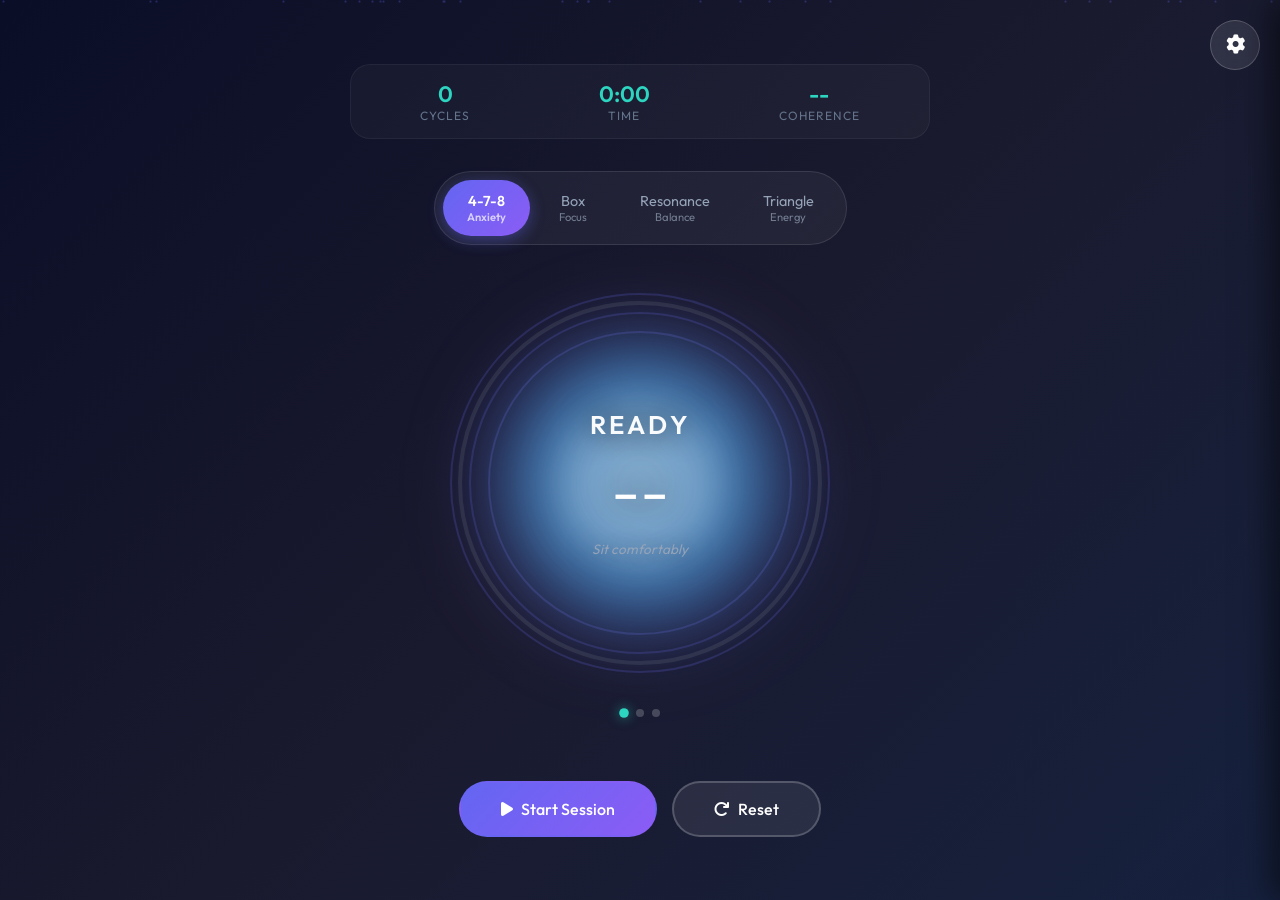
<file: templates/games/breathing.html>
<!DOCTYPE html>
<html lang="en">
<head>
    <meta charset="UTF-8">
    <meta name="viewport" content="width=device-width, initial-scale=1.0">
    <title>Therapeutic Resonance Breathing | Clinical-Grade Stress Relief</title>
    <link href="https://fonts.googleapis.com/css2?family=Outfit:wght@300;400;500;600&display=swap" rel="stylesheet">
    <link rel="stylesheet" href="https://cdnjs.cloudflare.com/ajax/libs/font-awesome/6.4.0/css/all.min.css">
    <style>
        * { margin: 0; padding: 0; box-sizing: border-box; }
        
        body { 
            background: linear-gradient(135deg, #0a0e27 0%, #1a1a2e 50%, #16213e 100%);
            min-height: 100vh;
            display: flex; 
            flex-direction: column; 
            align-items: center; 
            justify-content: center;
            font-family: 'Outfit', sans-serif;
            color: white; 
            overflow-x: hidden;
            padding: 20px;
        }

        /* Ambient Background Particles */
        .particles {
            position: fixed;
            top: 0; left: 0;
            width: 100%; height: 100%;
            pointer-events: none;
            opacity: 0.3;
            z-index: 0;
        }

        .particle {
            position: absolute;
            width: 3px; height: 3px;
            background: radial-gradient(circle, #6366f1, transparent);
            border-radius: 50%;
            animation: float linear infinite;
        }

        @keyframes float {
            0% { transform: translateY(100vh) scale(0); opacity: 0; }
            10% { opacity: 1; }
            90% { opacity: 1; }
            100% { transform: translateY(-100px) scale(1); opacity: 0; }
        }

        /* Main Container */
        .app-container {
            position: relative;
            z-index: 1;
            width: 100%;
            max-width: 600px;
            display: flex;
            flex-direction: column;
            align-items: center;
        }

        /* Header with Stats */
        .header {
            width: 100%;
            display: flex;
            justify-content: space-between;
            align-items: center;
            margin-bottom: 2rem;
            padding: 0 10px;
        }

        .session-stats {
            display: flex;
            gap: 20px;
            width: 100%;
            justify-content: space-around;
            background: rgba(255, 255, 255, 0.03);
            padding: 15px;
            border-radius: 20px;
            border: 1px solid rgba(255, 255, 255, 0.05);
        }

        .stat {
            text-align: center;
        }

        .stat-value {
            font-size: 1.4rem;
            font-weight: 600;
            color: #2dd4bf;
        }

        .stat-label {
            font-size: 0.75rem;
            color: #64748b;
            text-transform: uppercase;
            letter-spacing: 1px;
        }

        /* Technique Selector */
        .technique-selector {
            background: rgba(255,255,255,0.05);
            backdrop-filter: blur(10px);
            padding: 8px;
            border-radius: 40px;
            display: flex;
            gap: 5px;
            margin-bottom: 2rem;
            border: 1px solid rgba(255,255,255,0.1);
            flex-wrap: wrap;
            justify-content: center;
        }

        .tech-opt {
            padding: 12px 24px;
            border-radius: 30px;
            cursor: pointer;
            font-size: 0.9rem;
            color: #94a3b8;
            transition: all 0.3s ease;
            white-space: nowrap;
            text-align: center;
        }

        .tech-opt.active {
            background: linear-gradient(135deg, #6366f1, #8b5cf6);
            color: white;
            font-weight: 600;
            box-shadow: 0 4px 15px rgba(99, 102, 241, 0.4);
        }

        .tech-opt:hover:not(.active) {
            color: white;
            background: rgba(255,255,255,0.05);
        }

        /* Orb Container */
        .orb-container {
            position: relative;
            width: 380px;
            height: 380px;
            display: flex;
            justify-content: center;
            align-items: center;
            margin: 1rem 0;
        }

        /* Breathing Guide Rings */
        .guide-ring {
            position: absolute;
            border: 2px solid rgba(99, 102, 241, 0.2);
            border-radius: 50%;
            animation: pulse-ring 4s ease-in-out infinite;
        }

        .guide-ring:nth-child(1) { width: 100%; height: 100%; animation-delay: 0s; }
        .guide-ring:nth-child(2) { width: 90%; height: 90%; animation-delay: 0.5s; }
        .guide-ring:nth-child(3) { width: 80%; height: 80%; animation-delay: 1s; }

        @keyframes pulse-ring {
            0%, 100% { opacity: 0.1; transform: scale(1); }
            50% { opacity: 0.3; transform: scale(1.05); }
        }

        /* Glowing Orb Layers */
        .layer {
            position: absolute;
            border-radius: 50%;
            transition: transform 0.1s linear, opacity 0.3s ease, filter 0.3s ease;
            mix-blend-mode: screen;
            will-change: transform;
        }

        .layer-1 {
            width: 100%;
            height: 100%;
            background: radial-gradient(circle, #6366f1 0%, #8b5cf6 30%, transparent 70%);
            opacity: 0.4;
            filter: blur(30px);
        }

        .layer-2 {
            width: 85%;
            height: 85%;
            background: radial-gradient(circle, #2dd4bf 0%, #06b6d4 40%, transparent 70%);
            opacity: 0.5;
            filter: blur(25px);
        }

        .layer-3 {
            width: 70%;
            height: 70%;
            background: radial-gradient(circle, #a78bfa 0%, transparent 60%);
            opacity: 0.3;
            filter: blur(20px);
        }

        .layer-core {
            width: 50%;
            height: 50%;
            background: radial-gradient(circle, white 0%, #e0e7ff 50%, transparent 70%);
            opacity: 0.2;
            filter: blur(15px);
        }

        /* Center Text Display */
        .center-text {
            position: absolute;
            z-index: 10;
            text-align: center;
            pointer-events: none;
            text-shadow: 0 0 30px rgba(0,0,0,0.9);
        }
        
        .instruction {
            font-size: 1.6rem;
            font-weight: 600;
            letter-spacing: 3px;
            text-transform: uppercase;
            display: block;
            margin-bottom: 8px;
            color: #f8fafc;
            transition: color 0.3s ease;
        }
        
        .timer-number {
            font-size: 4rem;
            font-weight: 300;
            color: #fff;
            font-variant-numeric: tabular-nums;
            display: block;
            margin-bottom: 8px;
        }

        .phase-subtitle {
            font-size: 0.85rem;
            color: #94a3b8;
            font-weight: 400;
            font-style: italic;
        }

        /* Progress Ring */
        svg {
            position: absolute;
            top: 0;
            left: 0;
            width: 100%;
            height: 100%;
            transform: rotate(-90deg);
            pointer-events: none;
        }

        circle {
            fill: none;
            stroke: rgba(255,255,255,0.08);
            stroke-width: 4;
        }

        #progress {
            stroke: url(#gradient);
            stroke-width: 6;
            stroke-dasharray: 1131; /* 2*PI*180 */
            stroke-dashoffset: 1131;
            transition: stroke-dashoffset 0.1s linear;
            stroke-linecap: round;
            filter: drop-shadow(0 0 8px rgba(45, 212, 191, 0.6));
        }

        /* Heart Rate Visualization */
        .biofeedback {
            position: absolute;
            bottom: -60px;
            display: flex;
            align-items: center;
            gap: 10px;
            opacity: 0;
            transition: opacity 0.5s ease;
        }

        .biofeedback.active { opacity: 1; }

        .heart-icon {
            color: #f87171;
            font-size: 1.2rem;
            animation: heartbeat 1.2s ease-in-out infinite;
        }

        @keyframes heartbeat {
            0%, 100% { transform: scale(1); }
            25% { transform: scale(1.1); }
        }

        .hrv-value {
            font-size: 1.1rem;
            font-weight: 500;
            color: #2dd4bf;
        }

        .hrv-label {
            font-size: 0.75rem;
            color: #64748b;
        }

        /* Controls */
        .controls {
            display: flex;
            gap: 15px;
            margin-top: 4rem;
            flex-wrap: wrap;
            justify-content: center;
        }
        
        .btn {
            padding: 16px 40px;
            border-radius: 50px;
            border: 2px solid rgba(255,255,255,0.2);
            background: rgba(255,255,255,0.08);
            backdrop-filter: blur(10px);
            color: white;
            cursor: pointer;
            font-family: inherit;
            font-size: 1rem;
            font-weight: 500;
            transition: all 0.3s ease;
            text-decoration: none;
            display: inline-flex;
            align-items: center;
            gap: 8px;
        }

        .btn:hover:not(:disabled) {
            background: rgba(255,255,255,0.15);
            border-color: rgba(255,255,255,0.4);
            transform: translateY(-2px);
            box-shadow: 0 8px 25px rgba(99, 102, 241, 0.3);
        }

        .btn:disabled {
            opacity: 0.5;
            cursor: not-allowed;
        }

        .btn-primary {
            background: linear-gradient(135deg, #6366f1, #8b5cf6);
            border-color: transparent;
        }

        .btn-primary:hover:not(:disabled) {
            box-shadow: 0 8px 30px rgba(99, 102, 241, 0.5);
        }

        /* Settings Panel */
        .settings-panel {
            position: fixed;
            top: 0;
            right: 0;
            height: 100vh;
            background: rgba(15, 23, 42, 0.98);
            backdrop-filter: blur(15px);
            border-left: 1px solid rgba(255,255,255,0.1);
            padding: 30px;
            width: 320px;
            overflow-y: auto;
            transform: translateX(100%);
            transition: transform 0.3s cubic-bezier(0.4, 0, 0.2, 1);
            z-index: 200;
            box-shadow: -10px 0 30px rgba(0,0,0,0.5);
        }

        .settings-panel.open {
            transform: translateX(0);
        }

        .settings-header {
            display: flex;
            justify-content: space-between;
            align-items: center;
            margin-bottom: 30px;
            border-bottom: 1px solid rgba(255,255,255,0.1);
            padding-bottom: 15px;
        }

        .settings-title {
            font-size: 1.4rem;
            font-weight: 600;
            background: linear-gradient(to right, #fff, #94a3b8);
            -webkit-background-clip: text;
            -webkit-text-fill-color: transparent;
        }

        .close-settings {
            background: none;
            border: none;
            color: #94a3b8;
            font-size: 1.5rem;
            cursor: pointer;
            transition: color 0.3s;
        }

        .close-settings:hover {
            color: white;
        }

        .setting-group {
            margin-bottom: 25px;
        }

        .setting-label {
            display: flex;
            align-items: center;
            justify-content: space-between;
            font-size: 1rem;
            color: #e2e8f0;
            margin-bottom: 10px;
            font-weight: 500;
            cursor: pointer;
        }

        .slider-container {
            width: 100%;
            margin-top: 10px;
        }

        input[type="range"] {
            width: 100%;
            height: 6px;
            background: rgba(255,255,255,0.1);
            border-radius: 5px;
            outline: none;
            -webkit-appearance: none;
        }

        input[type="range"]::-webkit-slider-thumb {
            -webkit-appearance: none;
            width: 18px;
            height: 18px;
            background: #6366f1;
            border-radius: 50%;
            cursor: pointer;
            transition: transform 0.1s;
        }

        input[type="range"]::-webkit-slider-thumb:hover {
            transform: scale(1.2);
        }

        .slider-value {
            text-align: right;
            color: #2dd4bf;
            font-weight: 500;
            margin-top: 8px;
            font-size: 0.9rem;
        }

        /* Checkbox styling */
        input[type="checkbox"] {
            accent-color: #6366f1;
            width: 18px;
            height: 18px;
            cursor: pointer;
        }

        /* Settings Button */
        .settings-btn {
            position: fixed;
            top: 20px;
            right: 20px;
            width: 50px;
            height: 50px;
            border-radius: 50%;
            background: rgba(255,255,255,0.1);
            backdrop-filter: blur(10px);
            border: 1px solid rgba(255,255,255,0.2);
            color: white;
            font-size: 1.2rem;
            cursor: pointer;
            transition: all 0.3s ease;
            z-index: 99;
            display: flex;
            align-items: center;
            justify-content: center;
        }

        .settings-btn:hover {
            background: rgba(255,255,255,0.2);
            transform: rotate(90deg);
        }

        /* Affirmations Display */
        .affirmation {
            position: fixed;
            bottom: 40px;
            left: 50%;
            transform: translateX(-50%);
            max-width: 600px;
            width: 90%;
            text-align: center;
            padding: 20px 30px;
            background: rgba(15, 23, 42, 0.8);
            backdrop-filter: blur(10px);
            border-radius: 20px;
            border: 1px solid rgba(255,255,255,0.1);
            opacity: 0;
            pointer-events: none;
            transition: opacity 0.8s ease;
            z-index: 50;
        }

        .affirmation.show {
            opacity: 1;
        }

        .affirmation-text {
            font-size: 1.1rem;
            color: #e0e7ff;
            font-style: italic;
            line-height: 1.6;
        }

        /* Progress Dots */
        .progress-dots {
            display: flex;
            gap: 8px;
            margin-top: 20px;
            justify-content: center;
        }

        .dot {
            width: 8px;
            height: 8px;
            border-radius: 50%;
            background: rgba(255,255,255,0.2);
            transition: all 0.3s ease;
        }

        .dot.active {
            background: #2dd4bf;
            box-shadow: 0 0 10px rgba(45, 212, 191, 0.6);
            transform: scale(1.2);
        }

        /* Completion Message */
        .completion-modal {
            position: fixed;
            top: 0;
            left: 0;
            width: 100%;
            height: 100%;
            background: rgba(0,0,0,0.9);
            display: flex;
            justify-content: center;
            align-items: center;
            z-index: 1000;
            opacity: 0;
            pointer-events: none;
            transition: opacity 0.3s ease;
        }

        .completion-modal.show {
            opacity: 1;
            pointer-events: all;
        }

        .completion-content {
            background: linear-gradient(135deg, #1e293b, #334155);
            padding: 50px;
            border-radius: 30px;
            text-align: center;
            max-width: 500px;
            width: 90%;
            border: 1px solid rgba(255, 255, 255, 0.1);
            box-shadow: 0 20px 60px rgba(0,0,0,0.5);
        }

        .completion-icon {
            font-size: 4rem;
            margin-bottom: 20px;
        }

        .completion-title {
            font-size: 2rem;
            font-weight: 600;
            margin-bottom: 15px;
            background: linear-gradient(to right, #6366f1, #2dd4bf);
            -webkit-background-clip: text;
            -webkit-text-fill-color: transparent;
        }

        .completion-stats {
            display: flex;
            justify-content: space-around;
            margin: 30px 0;
            background: rgba(0,0,0,0.2);
            padding: 20px;
            border-radius: 15px;
        }

        .completion-stat {
            text-align: center;
        }

        .completion-stat-value {
            font-size: 2rem;
            font-weight: 600;
            color: #2dd4bf;
        }

        .completion-stat-label {
            font-size: 0.85rem;
            color: #94a3b8;
            text-transform: uppercase;
            margin-top: 5px;
        }

        /* Responsive Design */
        @media (max-width: 768px) {
            .orb-container {
                width: 300px;
                height: 300px;
            }

            .header {
                flex-direction: column;
                gap: 15px;
            }

            .session-stats {
                width: 100%;
            }

            .technique-selector {
                gap: 10px;
            }
            
            .tech-opt {
                flex: 1 1 40%;
            }

            .settings-panel {
                width: 100%;
            }
        }
    </style>
</head>
<body>
    <div class="particles" id="particles"></div>

    <button class="settings-btn" onclick="toggleSettings()" aria-label="Open Settings">
        <i class="fas fa-cog"></i>
    </button>

    <div class="settings-panel" id="settingsPanel">
        <div class="settings-header">
            <h3 class="settings-title">Preferences</h3>
            <button class="close-settings" onclick="toggleSettings()" aria-label="Close Settings">
                <i class="fas fa-times"></i>
            </button>
        </div>

        <div class="setting-group">
            <label class="setting-label">
                Binaural Guidance
                <input type="checkbox" id="audioToggle" checked onchange="updateSettings()">
            </label>
        </div>

        <div class="setting-group">
            <label class="setting-label">
                Affirmations
                <input type="checkbox" id="affirmationsToggle" checked onchange="updateSettings()">
            </label>
        </div>

        <div class="setting-group">
            <label class="setting-label">
                HRV Biofeedback
                <input type="checkbox" id="biofeedbackToggle" checked onchange="updateSettings()">
            </label>
        </div>

        <div class="setting-group">
            <label class="setting-label" style="display: block; cursor: default;">Volume</label>
            <div class="slider-container">
                <input type="range" id="volumeSlider" min="0" max="100" value="50" oninput="updateVolume(this.value)">
                <div class="slider-value" id="volumeValue">50%</div>
            </div>
        </div>

        <div class="setting-group">
            <label class="setting-label" style="display: block; cursor: default;">Session Duration</label>
            <div class="slider-container">
                <input type="range" id="durationSlider" min="1" max="20" value="5" oninput="updateDuration(this.value)">
                <div class="slider-value" id="durationValue">5 min</div>
            </div>
        </div>
    </div>

    <div class="app-container">
        <div class="header">
            <div class="session-stats">
                <div class="stat">
                    <div class="stat-value" id="cyclesCompleted">0</div>
                    <div class="stat-label">Cycles</div>
                </div>
                <div class="stat">
                    <div class="stat-value" id="timeElapsed">0:00</div>
                    <div class="stat-label">Time</div>
                </div>
                <div class="stat">
                    <div class="stat-value" id="calmScore">--</div>
                    <div class="stat-label">Coherence</div>
                </div>
            </div>
        </div>

        <div class="technique-selector">
            <div class="tech-opt active" onclick="setMode('4-7-8')" data-mode="4-7-8">
                <div>4-7-8</div>
                <div style="font-size: 0.7rem; opacity: 0.7;">Anxiety</div>
            </div>
            <div class="tech-opt" onclick="setMode('box')" data-mode="box">
                <div>Box</div>
                <div style="font-size: 0.7rem; opacity: 0.7;">Focus</div>
            </div>
            <div class="tech-opt" onclick="setMode('coherence')" data-mode="coherence">
                <div>Resonance</div>
                <div style="font-size: 0.7rem; opacity: 0.7;">Balance</div>
            </div>
            <div class="tech-opt" onclick="setMode('triangle')" data-mode="triangle">
                <div>Triangle</div>
                <div style="font-size: 0.7rem; opacity: 0.7;">Energy</div>
            </div>
        </div>

        <div class="orb-container">
            <div class="guide-ring"></div>
            <div class="guide-ring"></div>
            <div class="guide-ring"></div>

            <svg viewBox="0 0 380 380">
                <defs>
                    <linearGradient id="gradient" x1="0%" y1="0%" x2="100%" y2="100%">
                        <stop offset="0%" style="stop-color:#6366f1;stop-opacity:1" />
                        <stop offset="50%" style="stop-color:#2dd4bf;stop-opacity:1" />
                        <stop offset="100%" style="stop-color:#8b5cf6;stop-opacity:1" />
                    </linearGradient>
                </defs>
                <circle cx="190" cy="190" r="180"></circle>
                <circle cx="190" cy="190" r="180" id="progress"></circle>
            </svg>

            <div class="layer layer-1" id="l1"></div>
            <div class="layer layer-2" id="l2"></div>
            <div class="layer layer-3" id="l3"></div>
            <div class="layer layer-core" id="l4"></div>

            <div class="center-text">
                <span class="instruction" id="status-text">Ready</span>
                <span class="timer-number" id="timer-text">--</span>
                <span class="phase-subtitle" id="subtitle-text">Sit comfortably</span>
            </div>

            <div class="biofeedback" id="biofeedback">
                <i class="fas fa-heart heart-icon"></i>
                <div>
                    <div class="hrv-value" id="hrvValue">72</div>
                    <div class="hrv-label">BPM</div>
                </div>
            </div>
        </div>

        <div class="progress-dots" id="progressDots"></div>

        <div class="controls">
            <button class="btn btn-primary" id="startBtn" onclick="toggleSession()">
                <i class="fas fa-play"></i> Start Session
            </button>
            <button class="btn" onclick="resetSession()">
                <i class="fas fa-redo"></i> Reset
            </button>
        </div>
    </div>

    <div class="affirmation" id="affirmation">
        <div class="affirmation-text" id="affirmationText"></div>
    </div>

    <div class="completion-modal" id="completionModal">
        <div class="completion-content">
            <div class="completion-icon">🌟</div>
            <h2 class="completion-title">Session Complete</h2>
            <p style="color: #94a3b8; margin-bottom: 20px;">You've successfully reset your nervous system.</p>
            
            <div class="completion-stats">
                <div class="completion-stat">
                    <div class="completion-stat-value" id="finalCycles">0</div>
                    <div class="completion-stat-label">Cycles</div>
                </div>
                <div class="completion-stat">
                    <div class="completion-stat-value" id="finalTime">0:00</div>
                    <div class="completion-stat-label">Duration</div>
                </div>
                <div class="completion-stat">
                    <div class="completion-stat-value" id="finalCoherence">0</div>
                    <div class="completion-stat-label">Coherence</div>
                </div>
            </div>

            <button class="btn btn-primary" onclick="closeCompletionModal()" style="margin-top: 20px;">
                Continue
            </button>
        </div>
    </div>

    <script>
        // ==========================================
        // CONFIGURATION & STATE
        // ==========================================
        
        const CONFIG = {
            maxVolume: 0.2,
            particleCount: 30,
            affirmationInterval: 30000,
            hrvBaseline: 72,
            ringRadius: 180, // Matched to new SVG radius
        };

        const STATE = {
            isRunning: false,
            mode: '4-7-8',
            phases: [],
            currentPhaseIndex: 0,
            startTime: 0,
            sessionStartTime: 0,
            totalCycles: 0,
            totalSessionTime: 0,
            targetDuration: 5,
            animationFrame: null,
            lastAffirmationTime: 0,
            settings: {
                audio: true,
                affirmations: true,
                biofeedback: true,
                volume: 0.5,
            }
        };

        // ==========================================
        // TECHNIQUES
        // ==========================================
        
        const TECHNIQUES = {
            '4-7-8': {
                name: 'Dr. Weil\'s 4-7-8',
                description: 'Natural tranquilizer for anxiety',
                phases: [
                    { name: "Inhale", duration: 4000, color: "#6366f1", scale: 1.5, instruction: "Inhale (Nose)", hrEffect: 8 },
                    { name: "Hold", duration: 7000, color: "#a5b4fc", scale: 1.5, instruction: "Hold Breath", hrEffect: 0 },
                    { name: "Exhale", duration: 8000, color: "#2dd4bf", scale: 1.0, instruction: "Exhale (Mouth)", hrEffect: -12 }
                ]
            },
            'box': {
                name: 'Box Breathing',
                description: 'Navy SEAL focus technique',
                phases: [
                    { name: "Inhale", duration: 4000, color: "#6366f1", scale: 1.4, instruction: "Inhale", hrEffect: 6 },
                    { name: "Hold", duration: 4000, color: "#a5b4fc", scale: 1.4, instruction: "Hold", hrEffect: 2 },
                    { name: "Exhale", duration: 4000, color: "#2dd4bf", scale: 1.0, instruction: "Exhale", hrEffect: -8 },
                    { name: "Hold", duration: 4000, color: "#64748b", scale: 1.0, instruction: "Hold Empty", hrEffect: -4 }
                ]
            },
            'coherence': {
                name: 'Resonant Breathing',
                description: 'Heart rate variability training',
                phases: [
                    { name: "Inhale", duration: 5500, color: "#6366f1", scale: 1.4, instruction: "Breathe In", hrEffect: 5 },
                    { name: "Exhale", duration: 5500, color: "#2dd4bf", scale: 1.0, instruction: "Breathe Out", hrEffect: -5 }
                ]
            },
            'triangle': {
                name: 'Triangle Breathing',
                description: 'Balanced energy regulation',
                phases: [
                    { name: "Inhale", duration: 4000, color: "#6366f1", scale: 1.4, instruction: "Inhale", hrEffect: 6 },
                    { name: "Hold", duration: 4000, color: "#a5b4fc", scale: 1.4, instruction: "Hold", hrEffect: 0 },
                    { name: "Exhale", duration: 4000, color: "#2dd4bf", scale: 1.0, instruction: "Exhale", hrEffect: -8 }
                ]
            }
        };

        const AFFIRMATIONS = [
            "I am safe, calm, and in control.",
            "I release tension with every exhale.",
            "My body heals itself in rest.",
            "I am present in this moment.",
            "Peace is my natural state.",
            "I let go of what I cannot control.",
            "Stillness brings me clarity.",
            "My heart and mind are aligned.",
        ];

        // ==========================================
        // DOM ELEMENTS
        // ==========================================
        
        const DOM = {
            statusEl: document.getElementById('status-text'),
            timerEl: document.getElementById('timer-text'),
            subtitleEl: document.getElementById('subtitle-text'),
            layers: [
                document.getElementById('l1'),
                document.getElementById('l2'),
                document.getElementById('l3'),
                document.getElementById('l4')
            ],
            progressCircle: document.getElementById('progress'),
            startBtn: document.getElementById('startBtn'),
            cyclesEl: document.getElementById('cyclesCompleted'),
            timeEl: document.getElementById('timeElapsed'),
            calmScoreEl: document.getElementById('calmScore'),
            biofeedbackEl: document.getElementById('biofeedback'),
            hrvValueEl: document.getElementById('hrvValue'),
            affirmationEl: document.getElementById('affirmation'),
            affirmationTextEl: document.getElementById('affirmationText'),
            progressDots: document.getElementById('progressDots'),
            completionModal: document.getElementById('completionModal'),
        };

        // ==========================================
        // AUDIO ENGINE
        // ==========================================
        
        class AudioEngine {
            constructor() {
                this.ctx = null;
                this.oscillators = [];
                this.gainNode = null;
                this.masterVolume = STATE.settings.volume;
            }

            init() {
                if (!this.ctx) {
                    const AudioContext = window.AudioContext || window.webkitAudioContext;
                    this.ctx = new AudioContext();
                }
            }

            resumeContext() {
                if (this.ctx && this.ctx.state === 'suspended') {
                    this.ctx.resume();
                }
            }

            start() {
                this.init();
                this.resumeContext();

                // Create oscillators
                const leftOsc = this.ctx.createOscillator();
                const rightOsc = this.ctx.createOscillator();
                const leftGain = this.ctx.createGain();
                const rightGain = this.ctx.createGain();
                
                this.gainNode = this.ctx.createGain();
                this.gainNode.gain.value = 0;

                const merger = this.ctx.createChannelMerger(2);
                const filter = this.ctx.createBiquadFilter();
                filter.type = 'lowpass';
                filter.frequency.value = 600;

                leftOsc.type = 'sine';
                rightOsc.type = 'sine';
                
                // Binaural: 432Hz base (Left) vs 436Hz (Right) = 4Hz Theta Entrainment
                leftOsc.frequency.value = 432;
                rightOsc.frequency.value = 436; 

                leftOsc.connect(leftGain);
                rightOsc.connect(rightGain);
                leftGain.connect(merger, 0, 0);
                rightGain.connect(merger, 0, 1);
                merger.connect(filter);
                filter.connect(this.gainNode);
                this.gainNode.connect(this.ctx.destination);

                leftOsc.start();
                rightOsc.start();

                this.oscillators = [leftOsc, rightOsc];
            }

            update(phase, progress) {
                if (!this.gainNode || !this.ctx) return;
                
                const now = this.ctx.currentTime;
                const targetVolume = CONFIG.maxVolume * this.masterVolume;

                if (phase.name === "Inhale") {
                    // Swell volume, slight pitch rise
                    this.oscillators.forEach((osc, i) => {
                        const baseFreq = i === 0 ? 432 : 436;
                        osc.frequency.setTargetAtTime(baseFreq + 10, now, 0.5);
                    });
                    this.gainNode.gain.setTargetAtTime(targetVolume, now, 0.5);
                    
                } else if (phase.name === "Hold") {
                    // Maintain volume
                    this.gainNode.gain.setTargetAtTime(targetVolume * 0.8, now, 0.2);
                    
                } else { // Exhale
                    // Decrease volume, pitch return
                    this.oscillators.forEach((osc, i) => {
                        const baseFreq = i === 0 ? 432 : 436;
                        osc.frequency.setTargetAtTime(baseFreq, now, 0.8);
                    });
                    this.gainNode.gain.setTargetAtTime(targetVolume * 0.1, now, 0.8);
                }
            }

            setVolume(volume) {
                this.masterVolume = volume;
            }

            stop() {
                if (this.gainNode) {
                    const now = this.ctx.currentTime;
                    this.gainNode.gain.setTargetAtTime(0, now, 0.5);
                    setTimeout(() => {
                        this.oscillators.forEach(osc => {
                            try { osc.stop(); } catch(e) {}
                        });
                        this.oscillators = [];
                    }, 600);
                }
            }
        }

        const audioEngine = new AudioEngine();

        // ==========================================
        // BIOFEEDBACK MOCK
        // ==========================================
        
        class BiofeedbackSimulator {
            constructor() {
                this.baseHR = CONFIG.hrvBaseline;
                this.currentHR = this.baseHR;
                this.coherenceScore = 0;
                this.variability = [];
            }

            update(phase, progress) {
                const targetChange = phase.hrEffect || 0;
                const target = this.baseHR + targetChange;
                
                // Interpolate heart rate based on breathing phase
                this.currentHR += (target - this.currentHR) * 0.05;
                // Add tiny organic jitter
                this.currentHR += (Math.random() - 0.5) * 0.5;
                
                // Track HRV for coherence score
                this.variability.push(Math.abs(this.currentHR - this.baseHR));
                if (this.variability.length > 20) this.variability.shift();
                
                const avgVariability = this.variability.reduce((a, b) => a + b, 0) / this.variability.length;
                this.coherenceScore = Math.min(100, Math.max(0, 100 - avgVariability * 4 + (STATE.totalCycles * 2)));
                
                return {
                    hr: Math.round(this.currentHR),
                    coherence: Math.round(this.coherenceScore)
                };
            }

            reset() {
                this.currentHR = this.baseHR;
                this.variability = [];
                this.coherenceScore = 0;
            }
        }

        const biofeedback = new BiofeedbackSimulator();

        // ==========================================
        // CORE LOGIC
        // ==========================================
        
        function initParticles() {
            const container = document.getElementById('particles');
            for (let i = 0; i < CONFIG.particleCount; i++) {
                const particle = document.createElement('div');
                particle.className = 'particle';
                particle.style.left = Math.random() * 100 + '%';
                particle.style.animationDuration = (15 + Math.random() * 20) + 's';
                particle.style.animationDelay = Math.random() * 10 + 's';
                container.appendChild(particle);
            }
        }

        function setMode(newMode) {
            if (STATE.isRunning) return;
            STATE.mode = newMode;
            
            document.querySelectorAll('.tech-opt').forEach(el => el.classList.remove('active'));
            document.querySelector(`[data-mode="${newMode}"]`).classList.add('active');
            
            const technique = TECHNIQUES[newMode];
            DOM.subtitleEl.textContent = technique.description;
            updateProgressDots();
        }

        function updateProgressDots() {
            const technique = TECHNIQUES[STATE.mode];
            DOM.progressDots.innerHTML = '';
            technique.phases.forEach((_, index) => {
                const dot = document.createElement('div');
                dot.className = 'dot';
                if (index === 0) dot.classList.add('active');
                DOM.progressDots.appendChild(dot);
            });
        }

        function toggleSession() {
            if (STATE.isRunning) {
                endSession();
            } else {
                startSession();
            }
        }

        function startSession() {
            STATE.isRunning = true;
            STATE.sessionStartTime = Date.now();
            STATE.totalCycles = 0;
            biofeedback.reset();
            
            // Audio check (Resume context on user interaction)
            if (STATE.settings.audio) {
                audioEngine.init();
                audioEngine.resumeContext();
            }

            startCountdown();
        }

        function startCountdown() {
            let count = 3;
            DOM.statusEl.textContent = "Prepare";
            DOM.timerEl.textContent = count;
            DOM.startBtn.disabled = true;

            const interval = setInterval(() => {
                count--;
                if (count > 0) {
                    DOM.timerEl.textContent = count;
                } else {
                    clearInterval(interval);
                    startBreathingLoop();
                }
            }, 1000);
        }

        function startBreathingLoop() {
            STATE.phases = TECHNIQUES[STATE.mode].phases;
            STATE.startTime = null;
            STATE.currentPhaseIndex = 0;
            STATE.lastAffirmationTime = Date.now();
            
            if (STATE.settings.audio) audioEngine.start();
            if (STATE.settings.biofeedback) DOM.biofeedbackEl.classList.add('active');
            
            DOM.startBtn.innerHTML = '<i class="fas fa-stop"></i> End Session';
            DOM.startBtn.disabled = false;
            
            STATE.animationFrame = requestAnimationFrame(breathingLoop);
        }

        function breathingLoop(timestamp) {
            if (!STATE.isRunning) return;
            if (!STATE.startTime) STATE.startTime = timestamp;

            const elapsed = timestamp - STATE.startTime;
            const currentPhase = STATE.phases[STATE.currentPhaseIndex];
            
            let progress = elapsed / currentPhase.duration;
            let remainingSeconds = Math.ceil((currentPhase.duration - elapsed) / 1000);
            
            // Phase Transition
            if (progress >= 1) {
                STATE.currentPhaseIndex = (STATE.currentPhaseIndex + 1) % STATE.phases.length;
                
                // Cycle Complete
                if (STATE.currentPhaseIndex === 0) {
                    STATE.totalCycles++;
                    updateStats();
                    // Duration Check
                    if ((Date.now() - STATE.sessionStartTime) / 1000 >= STATE.targetDuration * 60) {
                        completeSession();
                        return;
                    }
                }
                
                STATE.startTime = timestamp;
                progress = 0;
                updateProgressDotsActive();
            }

            // Updates
            DOM.statusEl.textContent = currentPhase.name;
            DOM.timerEl.textContent = remainingSeconds > 0 ? remainingSeconds : 0;
            DOM.subtitleEl.textContent = currentPhase.instruction;

            updateOrb(currentPhase, progress);
            updateProgressRing(progress);
            
            if (STATE.settings.audio) audioEngine.update(currentPhase, progress);
            
            if (STATE.settings.biofeedback) {
                const bio = biofeedback.update(currentPhase, progress);
                DOM.hrvValueEl.textContent = bio.hr;
                DOM.calmScoreEl.textContent = bio.coherence;
            }

            updateStats();
            checkAffirmation();

            STATE.animationFrame = requestAnimationFrame(breathingLoop);
        }

        function updateOrb(phase, progress) {
            let scale;
            // Smooth easing functions
            if (phase.name === "Inhale") {
                const easeOut = 1 - Math.pow(1 - progress, 3);
                scale = 1.0 + (easeOut * (phase.scale - 1.0));
            } else if (phase.name === "Exhale") {
                const easeIn = Math.pow(progress, 2);
                scale = phase.scale - (easeIn * (phase.scale - 1.0));
            } else {
                scale = phase.scale; // Hold steady
            }

            DOM.layers.forEach((layer, index) => {
                const layerScale = scale * (1 - index * 0.05);
                layer.style.transform = `scale(${layerScale})`;
            });
            DOM.layers[0].style.background = `radial-gradient(circle, ${phase.color} 0%, ${phase.color}88 40%, transparent 75%)`;
        }

        function updateProgressRing(progress) {
            // Circumference of radius 180 = 2 * PI * 180 ≈ 1131
            const totalLength = 1131; 
            DOM.progressCircle.style.strokeDashoffset = totalLength - (progress * totalLength);
        }

        function updateProgressDotsActive() {
            const dots = DOM.progressDots.querySelectorAll('.dot');
            dots.forEach((dot, index) => {
                dot.classList.toggle('active', index === STATE.currentPhaseIndex);
            });
        }

        function updateStats() {
            DOM.cyclesEl.textContent = STATE.totalCycles;
            const elapsed = Math.floor((Date.now() - STATE.sessionStartTime) / 1000);
            const m = Math.floor(elapsed / 60);
            const s = elapsed % 60;
            DOM.timeEl.textContent = `${m}:${s.toString().padStart(2, '0')}`;
        }

        function checkAffirmation() {
            if (STATE.settings.affirmations && (Date.now() - STATE.lastAffirmationTime > CONFIG.affirmationInterval)) {
                const text = AFFIRMATIONS[Math.floor(Math.random() * AFFIRMATIONS.length)];
                DOM.affirmationTextEl.textContent = text;
                DOM.affirmationEl.classList.add('show');
                setTimeout(() => DOM.affirmationEl.classList.remove('show'), 6000);
                STATE.lastAffirmationTime = Date.now();
            }
        }

        function endSession() {
            STATE.isRunning = false;
            cancelAnimationFrame(STATE.animationFrame);
            audioEngine.stop();
            
            DOM.startBtn.innerHTML = '<i class="fas fa-play"></i> Start Session';
            DOM.startBtn.disabled = false;
            DOM.statusEl.textContent = "Paused";
            DOM.subtitleEl.textContent = "Take a deep breath";
            DOM.timerEl.textContent = "--";
            DOM.biofeedbackEl.classList.remove('active');
            
            // Visual Reset
            DOM.layers.forEach(l => l.style.transform = "scale(1)");
            DOM.progressCircle.style.strokeDashoffset = 1131;
        }

        function completeSession() {
            endSession();
            document.getElementById('finalCycles').textContent = STATE.totalCycles;
            document.getElementById('finalTime').textContent = DOM.timeEl.textContent;
            document.getElementById('finalCoherence').textContent = DOM.calmScoreEl.textContent;
            DOM.completionModal.classList.add('show');
        }

        function closeCompletionModal() {
            DOM.completionModal.classList.remove('show');
            resetSession();
        }

        function resetSession() {
            endSession();
            STATE.totalCycles = 0;
            STATE.sessionStartTime = Date.now(); // Reset logic time
            DOM.cyclesEl.textContent = '0';
            DOM.timeEl.textContent = '0:00';
            DOM.calmScoreEl.textContent = '--';
            DOM.statusEl.textContent = "Ready";
            biofeedback.reset();
        }

        // ==========================================
        // SETTINGS & UI
        // ==========================================
        
        function toggleSettings() {
            document.getElementById('settingsPanel').classList.toggle('open');
        }

        function updateSettings() {
            STATE.settings.audio = document.getElementById('audioToggle').checked;
            STATE.settings.affirmations = document.getElementById('affirmationsToggle').checked;
            STATE.settings.biofeedback = document.getElementById('biofeedbackToggle').checked;
        }

        function updateVolume(val) {
            const vol = val / 100;
            STATE.settings.volume = vol;
            audioEngine.setVolume(vol);
            document.getElementById('volumeValue').textContent = val + '%';
        }

        function updateDuration(val) {
            STATE.targetDuration = parseInt(val);
            document.getElementById('durationValue').textContent = val + ' min';
        }

        // Init
        document.addEventListener('DOMContentLoaded', () => {
            initParticles();
            updateProgressDots();
        });

    </script>
</body>
</html>
</file>
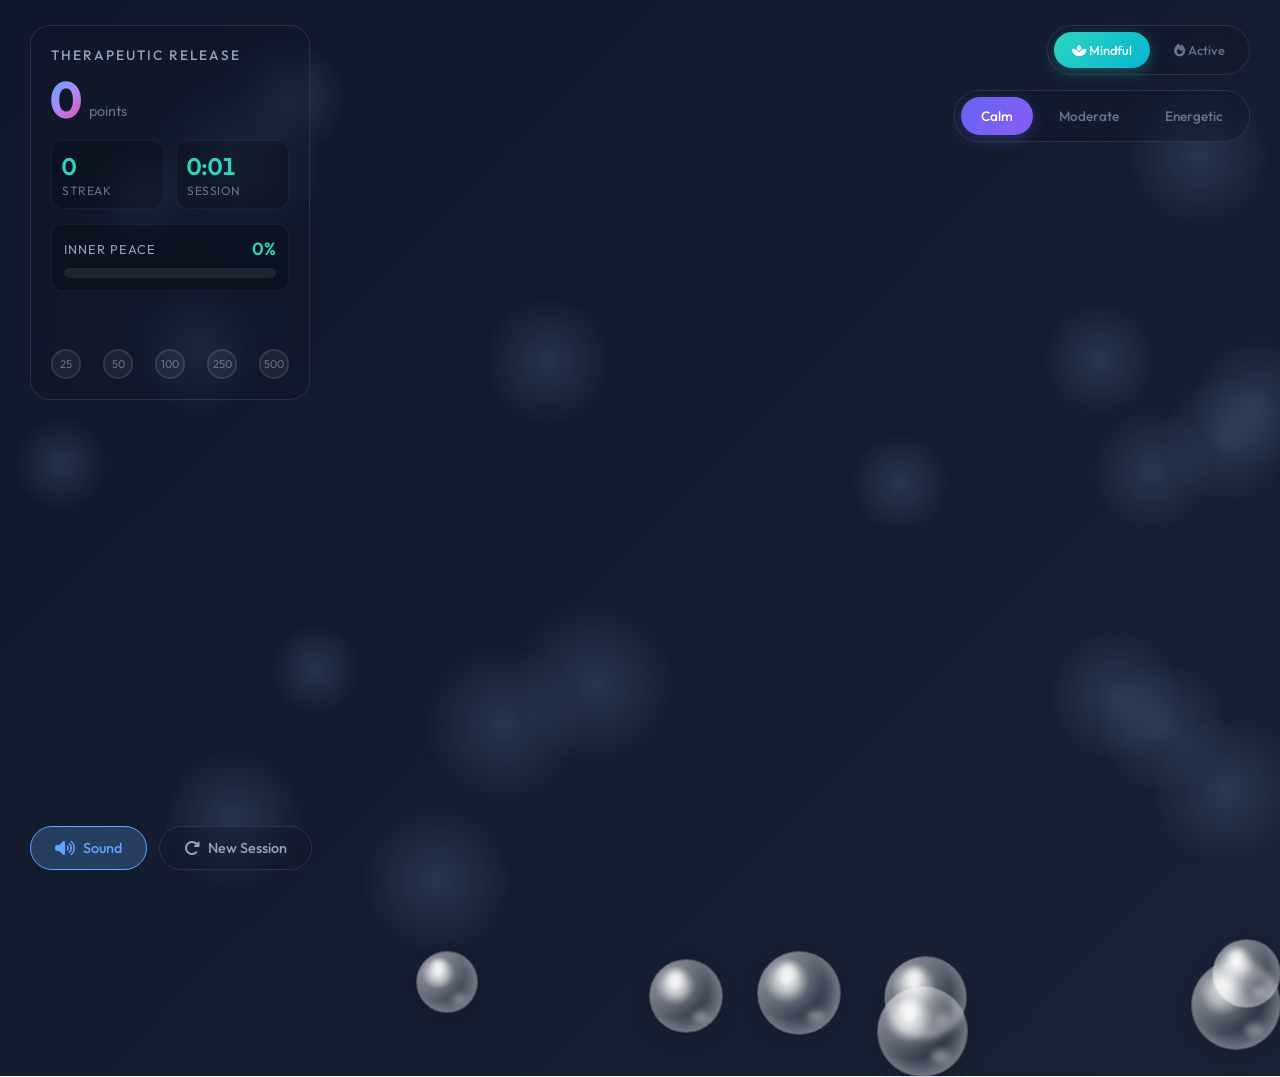
<file: templates/games/bubble.html>
<!DOCTYPE html>
<html lang="en">
<head>
    <meta charset="UTF-8">
    <meta name="viewport" content="width=device-width, initial-scale=1.0">
    <title>Therapeutic Bubble Release | Clinical Stress Relief</title>
    <link href="https://fonts.googleapis.com/css2?family=Outfit:wght@300;400;500;600;700&display=swap" rel="stylesheet">
    <link rel="stylesheet" href="https://cdnjs.cloudflare.com/ajax/libs/font-awesome/6.4.0/css/all.min.css">
    
    <style>
        * { 
            margin: 0; 
            padding: 0; 
            box-sizing: border-box; 
            user-select: none; 
            -webkit-tap-highlight-color: transparent;
        }
        
        body { 
            background: linear-gradient(135deg, #0f172a 0%, #1e293b 40%, #312e81 70%, #1e293b 100%);
            background-size: 400% 400%;
            animation: gradientFlow 20s ease infinite;
            overflow: hidden; 
            font-family: 'Outfit', sans-serif;
            height: 100vh;
            width: 100vw;
            cursor: crosshair;
            position: relative;
        }

        @keyframes gradientFlow {
            0%, 100% { background-position: 0% 50%; }
            33% { background-position: 50% 75%; }
            66% { background-position: 100% 25%; }
        }

        /* Ambient Background Particles */
        .ambient-particle {
            position: absolute;
            background: radial-gradient(circle, rgba(147, 197, 253, 0.15) 0%, transparent 70%);
            border-radius: 50%;
            pointer-events: none;
            filter: blur(2px);
        }

        .ambient-particle.shimmer {
            animation: shimmerFloat 25s infinite ease-in-out;
        }

        @keyframes shimmerFloat {
            0%, 100% { 
                transform: translate(0, 0) scale(1); 
                opacity: 0.2; 
            }
            25% { 
                transform: translate(60px, -80px) scale(1.3); 
                opacity: 0.5; 
            }
            50% { 
                transform: translate(-40px, -120px) scale(0.9); 
                opacity: 0.3; 
            }
            75% { 
                transform: translate(-80px, -60px) scale(1.1); 
                opacity: 0.6; 
            }
        }

        /* Subtle Stars Background */
        .stars {
            position: absolute;
            width: 100%;
            height: 100%;
            pointer-events: none;
        }

        .star {
            position: absolute;
            width: 2px;
            height: 2px;
            background: white;
            border-radius: 50%;
            opacity: 0;
            animation: twinkle 3s infinite ease-in-out;
        }

        @keyframes twinkle {
            0%, 100% { opacity: 0; }
            50% { opacity: 0.8; }
        }

        /* HUD - Therapeutic Dashboard */
        .hud {
            position: absolute;
            top: 25px; 
            left: 30px;
            z-index: 100;
            color: white;
            pointer-events: none;
            backdrop-filter: blur(10px);
            background: rgba(15, 23, 42, 0.4);
            padding: 20px;
            border-radius: 20px;
            border: 1px solid rgba(255, 255, 255, 0.1);
            min-width: 280px;
        }
        
        .hud-title {
            font-size: 0.85rem;
            color: #94a3b8;
            letter-spacing: 2px;
            text-transform: uppercase;
            margin-bottom: 10px;
            font-weight: 500;
        }

        .score-display {
            display: flex;
            align-items: baseline;
            gap: 8px;
            margin-bottom: 15px;
        }

        .score-big {
            font-size: 3.2rem;
            font-weight: 700;
            background: linear-gradient(135deg, #60a5fa, #a78bfa, #ec4899);
            -webkit-background-clip: text;
            -webkit-text-fill-color: transparent;
            line-height: 1;
            font-variant-numeric: tabular-nums;
        }

        .score-label {
            font-size: 0.9rem;
            color: #64748b;
            align-self: flex-end;
            padding-bottom: 5px;
        }

        .stats-grid {
            display: grid;
            grid-template-columns: 1fr 1fr;
            gap: 12px;
            margin-bottom: 15px;
        }

        .stat-item {
            background: rgba(0, 0, 0, 0.2);
            padding: 10px;
            border-radius: 12px;
            border: 1px solid rgba(255, 255, 255, 0.05);
        }

        .stat-value {
            font-size: 1.5rem;
            font-weight: 600;
            color: #2dd4bf;
            font-variant-numeric: tabular-nums;
        }

        .stat-label {
            font-size: 0.75rem;
            color: #64748b;
            text-transform: uppercase;
            letter-spacing: 0.5px;
            margin-top: 2px;
        }

        /* Enhanced Mood Meter with Gradient */
        .mood-meter {
            margin-top: 15px;
            padding: 12px;
            background: rgba(0, 0, 0, 0.25);
            border-radius: 12px;
            border: 1px solid rgba(255, 255, 255, 0.05);
        }

        .mood-header {
            display: flex;
            justify-content: space-between;
            align-items: center;
            margin-bottom: 8px;
        }

        .mood-label {
            font-size: 0.8rem;
            color: #94a3b8;
            text-transform: uppercase;
            letter-spacing: 1px;
        }

        .mood-value {
            font-size: 1.1rem;
            font-weight: 600;
            color: #2dd4bf;
        }

        .mood-bar {
            height: 10px;
            background: rgba(255, 255, 255, 0.08);
            border-radius: 10px;
            overflow: hidden;
            position: relative;
        }

        .mood-fill {
            height: 100%;
            background: linear-gradient(to right, #ef4444, #f59e0b, #10b981, #06b6d4);
            width: 0%;
            transition: width 0.6s cubic-bezier(0.4, 0, 0.2, 1);
            border-radius: 10px;
            box-shadow: 0 0 15px rgba(45, 212, 191, 0.4);
        }

        /* Flow State Indicator */
        .flow-indicator {
            margin-top: 12px;
            padding: 8px 12px;
            background: rgba(99, 102, 241, 0.15);
            border-radius: 10px;
            border: 1px solid rgba(99, 102, 241, 0.3);
            opacity: 0;
            transition: opacity 0.5s;
        }

        .flow-indicator.active {
            opacity: 1;
        }

        .flow-text {
            font-size: 0.8rem;
            color: #a5b4fc;
            text-align: center;
            font-weight: 500;
        }

        /* Milestone Tracker */
        .milestone-tracker {
            margin-top: 12px;
            display: flex;
            gap: 8px;
            justify-content: space-between;
        }

        .milestone {
            width: 30px;
            height: 30px;
            border-radius: 50%;
            background: rgba(255, 255, 255, 0.05);
            border: 2px solid rgba(255, 255, 255, 0.1);
            display: flex;
            align-items: center;
            justify-content: center;
            font-size: 0.7rem;
            color: #64748b;
            transition: all 0.3s;
        }

        .milestone.achieved {
            background: linear-gradient(135deg, #6366f1, #8b5cf6);
            border-color: #a78bfa;
            color: white;
            box-shadow: 0 0 15px rgba(99, 102, 241, 0.5);
            transform: scale(1.1);
        }

        /* Top Controls */
        .top-controls {
            position: absolute;
            top: 25px;
            right: 30px;
            z-index: 100;
            display: flex;
            flex-direction: column;
            gap: 15px;
            align-items: flex-end;
        }

        .difficulty-selector {
            display: flex;
            gap: 6px;
            background: rgba(15, 23, 42, 0.4);
            backdrop-filter: blur(10px);
            padding: 6px;
            border-radius: 25px;
            border: 1px solid rgba(255, 255, 255, 0.1);
        }

        .diff-btn {
            padding: 10px 20px;
            border: none;
            background: transparent;
            color: #64748b;
            cursor: pointer;
            border-radius: 20px;
            font-size: 0.85rem;
            transition: all 0.3s ease;
            font-family: 'Outfit', sans-serif;
            font-weight: 500;
        }

        .diff-btn:hover {
            color: #94a3b8;
            background: rgba(255, 255, 255, 0.05);
        }

        .diff-btn.active {
            background: linear-gradient(135deg, #6366f1, #8b5cf6);
            color: white;
            box-shadow: 0 4px 15px rgba(99, 102, 241, 0.3);
        }

        /* Therapy Mode Selector */
        .therapy-mode {
            display: flex;
            gap: 6px;
            background: rgba(15, 23, 42, 0.4);
            backdrop-filter: blur(10px);
            padding: 6px;
            border-radius: 25px;
            border: 1px solid rgba(255, 255, 255, 0.1);
        }

        .mode-btn {
            padding: 10px 18px;
            border: none;
            background: transparent;
            color: #64748b;
            cursor: pointer;
            border-radius: 20px;
            font-size: 0.8rem;
            transition: all 0.3s ease;
            font-family: 'Outfit', sans-serif;
            font-weight: 500;
        }

        .mode-btn:hover {
            color: #94a3b8;
            background: rgba(255, 255, 255, 0.05);
        }

        .mode-btn.active {
            background: linear-gradient(135deg, #2dd4bf, #06b6d4);
            color: white;
            box-shadow: 0 4px 15px rgba(45, 212, 191, 0.3);
        }

        /* ENHANCED BUBBLE STYLING */
        .bubble {
            position: absolute;
            border-radius: 50%;
            cursor: pointer;
            pointer-events: auto;
            transform-origin: center;
            will-change: transform, top, left;
            transition: transform 0.15s ease, filter 0.15s ease;
            
            /* Realistic glass effect */
            background: radial-gradient(
                circle at 35% 35%,
                rgba(255, 255, 255, 0.95) 0%,
                rgba(255, 255, 255, 0.7) 15%,
                rgba(255, 255, 255, 0.3) 30%,
                rgba(255, 255, 255, 0.1) 50%,
                rgba(255, 255, 255, 0.05) 100%
            );
            
            box-shadow: 
                inset -5px -5px 20px rgba(255, 255, 255, 0.4),
                inset 10px 10px 30px rgba(255, 255, 255, 0.2),
                0 8px 20px rgba(0, 0, 0, 0.15),
                0 0 0 1px rgba(255, 255, 255, 0.25);
            
            backdrop-filter: blur(3px);
        }

        .bubble:hover {
            transform: scale(1.12);
            filter: brightness(1.25);
        }

        .bubble:active {
            transform: scale(0.95);
        }

        /* Specialty Bubbles */
        .bubble.rainbow {
            background: radial-gradient(
                circle at 35% 35%,
                rgba(255, 255, 255, 0.95) 0%,
                rgba(147, 197, 253, 0.4) 20%,
                rgba(167, 139, 250, 0.4) 40%,
                rgba(236, 72, 153, 0.3) 60%,
                rgba(45, 212, 191, 0.2) 80%,
                rgba(255, 255, 255, 0.05) 100%
            );
            animation: rainbowPulse 2.5s infinite;
            box-shadow: 
                inset -5px -5px 20px rgba(255, 255, 255, 0.5),
                inset 10px 10px 30px rgba(167, 139, 250, 0.3),
                0 0 25px rgba(167, 139, 250, 0.4),
                0 8px 20px rgba(0, 0, 0, 0.15);
        }

        @keyframes rainbowPulse {
            0%, 100% { 
                box-shadow: 
                    inset -5px -5px 20px rgba(255, 255, 255, 0.5),
                    inset 10px 10px 30px rgba(167, 139, 250, 0.3),
                    0 0 25px rgba(147, 197, 253, 0.5),
                    0 8px 20px rgba(0, 0, 0, 0.15);
            }
            50% { 
                box-shadow: 
                    inset -5px -5px 20px rgba(255, 255, 255, 0.6),
                    inset 10px 10px 30px rgba(236, 72, 153, 0.3),
                    0 0 35px rgba(167, 139, 250, 0.7),
                    0 8px 20px rgba(0, 0, 0, 0.15);
            }
        }

        .bubble.golden {
            background: radial-gradient(
                circle at 35% 35%,
                rgba(255, 255, 255, 0.95) 0%,
                rgba(251, 191, 36, 0.5) 20%,
                rgba(245, 158, 11, 0.4) 40%,
                rgba(217, 119, 6, 0.3) 60%,
                rgba(255, 255, 255, 0.05) 100%
            );
            box-shadow: 
                inset -5px -5px 20px rgba(255, 255, 255, 0.5),
                inset 10px 10px 30px rgba(251, 191, 36, 0.3),
                0 0 30px rgba(251, 191, 36, 0.5),
                0 8px 20px rgba(0, 0, 0, 0.15);
            animation: goldenShimmer 3s infinite;
        }

        @keyframes goldenShimmer {
            0%, 100% { filter: brightness(1.1) saturate(1.2); }
            50% { filter: brightness(1.3) saturate(1.4); }
        }

        /* Enhanced shine effect */
        .bubble::before {
            content: ''; 
            position: absolute;
            top: 12%; 
            left: 18%; 
            width: 35%; 
            height: 25%;
            border-radius: 50%;
            background: radial-gradient(circle, rgba(255, 255, 255, 0.9) 0%, rgba(255, 255, 255, 0.5) 40%, transparent 70%);
            filter: blur(2px);
            transform: rotate(-35deg);
        }

        /* Secondary highlight */
        .bubble::after {
            content: ''; 
            position: absolute;
            bottom: 15%; 
            right: 20%; 
            width: 20%; 
            height: 15%;
            border-radius: 50%;
            background: rgba(255, 255, 255, 0.3);
            filter: blur(3px);
        }

        /* PARTICLE SYSTEM */
        .particle {
            position: absolute;
            border-radius: 50%;
            pointer-events: none;
            animation: particleFloat 1.2s cubic-bezier(0.25, 0.46, 0.45, 0.94) forwards;
        }

        @keyframes particleFloat { 
            0% {
                opacity: 1;
                transform: translate(0, 0) scale(1);
            }
            100% { 
                opacity: 0; 
                transform: translate(var(--tx), var(--ty)) scale(0) rotate(360deg); 
            } 
        }

        /* Sparkle particles for special bubbles */
        .sparkle {
            position: absolute;
            width: 4px;
            height: 4px;
            background: white;
            clip-path: polygon(50% 0%, 61% 35%, 98% 35%, 68% 57%, 79% 91%, 50% 70%, 21% 91%, 32% 57%, 2% 35%, 39% 35%);
            pointer-events: none;
            animation: sparkleFloat 1s ease-out forwards;
        }

        @keyframes sparkleFloat {
            0% { opacity: 1; transform: translate(0, 0) scale(1) rotate(0deg); }
            100% { opacity: 0; transform: translate(var(--tx), var(--ty)) scale(0) rotate(180deg); }
        }

        /* FLOATING TEXT */
        .float-text {
            position: absolute;
            color: #60a5fa;
            font-weight: 700;
            font-size: 1.6rem;
            pointer-events: none;
            animation: floatUp 1.4s cubic-bezier(0.25, 0.46, 0.45, 0.94) forwards;
            text-shadow: 0 0 15px rgba(96, 165, 250, 0.6), 0 2px 10px rgba(0, 0, 0, 0.3);
            z-index: 50;
        }

        .float-text.combo {
            color: #a78bfa;
            font-size: 2.2rem;
            animation: floatUpBig 1.4s cubic-bezier(0.25, 0.46, 0.45, 0.94) forwards;
            text-shadow: 0 0 20px rgba(167, 139, 250, 0.8), 0 2px 10px rgba(0, 0, 0, 0.3);
        }

        .float-text.golden {
            color: #fbbf24;
            font-size: 2.5rem;
            animation: floatUpGolden 1.4s cubic-bezier(0.25, 0.46, 0.45, 0.94) forwards;
            text-shadow: 0 0 25px rgba(251, 191, 36, 0.9), 0 2px 10px rgba(0, 0, 0, 0.3);
        }

        @keyframes floatUp { 
            0% { opacity: 1; transform: translateY(0) scale(0.8); } 
            20% { opacity: 1; transform: translateY(-20px) scale(1); }
            100% { opacity: 0; transform: translateY(-100px) scale(1.2); } 
        }

        @keyframes floatUpBig { 
            0% { opacity: 1; transform: translateY(0) scale(0.8); } 
            20% { opacity: 1; transform: translateY(-25px) scale(1); }
            100% { opacity: 0; transform: translateY(-120px) scale(1.4); } 
        }

        @keyframes floatUpGolden { 
            0% { opacity: 1; transform: translateY(0) scale(0.8) rotate(-5deg); } 
            20% { opacity: 1; transform: translateY(-30px) scale(1) rotate(0deg); }
            100% { opacity: 0; transform: translateY(-140px) scale(1.5) rotate(5deg); } 
        }

        /* COMBO DISPLAY */
        .combo-display {
            position: fixed;
            top: 50%;
            left: 50%;
            transform: translate(-50%, -50%);
            font-size: 5rem;
            font-weight: 700;
            color: #a78bfa;
            opacity: 0;
            pointer-events: none;
            text-shadow: 
                0 0 30px rgba(167, 139, 250, 1),
                0 0 60px rgba(167, 139, 250, 0.5),
                0 4px 20px rgba(0, 0, 0, 0.5);
            z-index: 200;
            white-space: nowrap;
        }

        .combo-display.show {
            animation: comboFlash 1.2s cubic-bezier(0.34, 1.56, 0.64, 1) forwards;
        }

        @keyframes comboFlash {
            0% { 
                opacity: 0; 
                transform: translate(-50%, -50%) scale(0.3) rotate(-10deg); 
            }
            50% { 
                opacity: 1; 
                transform: translate(-50%, -50%) scale(1.3) rotate(5deg); 
            }
            100% { 
                opacity: 0; 
                transform: translate(-50%, -50%) scale(0.7) rotate(-5deg); 
            }
        }

        /* THERAPEUTIC AFFIRMATIONS */
        .affirmation {
            position: fixed;
            top: 45%;
            left: 50%;
            transform: translate(-50%, -50%);
            font-size: 2rem;
            color: #e0e7ff;
            text-align: center;
            opacity: 0;
            pointer-events: none;
            max-width: 85%;
            z-index: 150;
            font-weight: 400;
            line-height: 1.6;
            text-shadow: 
                0 0 25px rgba(96, 165, 250, 0.6),
                0 0 50px rgba(96, 165, 250, 0.3),
                0 2px 15px rgba(0, 0, 0, 0.5);
            padding: 30px;
            background: radial-gradient(ellipse at center, rgba(15, 23, 42, 0.6) 0%, transparent 70%);
            backdrop-filter: blur(10px);
            border-radius: 20px;
        }

        .affirmation.show {
            animation: affirmationFade 5s cubic-bezier(0.4, 0, 0.2, 1) forwards;
        }

        @keyframes affirmationFade {
            0% { opacity: 0; transform: translate(-50%, -50%) scale(0.85); }
            15% { opacity: 1; transform: translate(-50%, -50%) scale(1); }
            85% { opacity: 1; transform: translate(-50%, -50%) scale(1); }
            100% { opacity: 0; transform: translate(-50%, -50%) scale(0.85); }
        }

        /* Achievement Notification */
        .achievement {
            position: fixed;
            top: 100px;
            right: 30px;
            background: linear-gradient(135deg, rgba(15, 23, 42, 0.95), rgba(30, 41, 59, 0.95));
            backdrop-filter: blur(15px);
            padding: 20px 25px;
            border-radius: 15px;
            border: 1px solid rgba(99, 102, 241, 0.5);
            box-shadow: 0 10px 40px rgba(0, 0, 0, 0.5), 0 0 20px rgba(99, 102, 241, 0.3);
            transform: translateX(400px);
            transition: transform 0.5s cubic-bezier(0.34, 1.56, 0.64, 1);
            z-index: 150;
            min-width: 280px;
        }

        .achievement.show {
            transform: translateX(0);
        }

        .achievement-icon {
            font-size: 2rem;
            text-align: center;
            margin-bottom: 10px;
        }

        .achievement-title {
            font-size: 1.1rem;
            font-weight: 600;
            color: #a78bfa;
            margin-bottom: 5px;
            text-align: center;
        }

        .achievement-desc {
            font-size: 0.85rem;
            color: #94a3b8;
            text-align: center;
        }

        /* Controls */
        .controls {
            position: absolute; 
            bottom: 30px; 
            left: 30px; 
            z-index: 100;
            display: flex;
            gap: 12px;
            flex-wrap: wrap;
        }

        .btn {
            color: #94a3b8; 
            text-decoration: none; 
            font-size: 0.9rem;
            border: 1px solid rgba(255,255,255,0.1); 
            padding: 12px 24px;
            border-radius: 30px; 
            transition: all 0.3s ease; 
            background: rgba(15, 23, 42, 0.4);
            backdrop-filter: blur(10px);
            cursor: pointer;
            pointer-events: auto;
            font-family: 'Outfit', sans-serif;
            font-weight: 500;
            display: inline-flex;
            align-items: center;
            gap: 8px;
        }

        .btn:hover { 
            background: rgba(255,255,255,0.1); 
            color: white; 
            transform: translateY(-2px);
            box-shadow: 0 5px 20px rgba(99, 102, 241, 0.2);
        }

        .btn.active {
            background: rgba(96, 165, 250, 0.25);
            border-color: #60a5fa;
            color: #60a5fa;
        }

        .btn i {
            font-size: 1rem;
        }

        /* Progress Toast */
        .progress-toast {
            position: fixed;
            bottom: 100px;
            left: 50%;
            transform: translateX(-50%) translateY(100px);
            background: rgba(15, 23, 42, 0.95);
            backdrop-filter: blur(15px);
            padding: 15px 30px;
            border-radius: 50px;
            border: 1px solid rgba(45, 212, 191, 0.3);
            color: #2dd4bf;
            font-size: 1.1rem;
            font-weight: 600;
            opacity: 0;
            transition: all 0.5s cubic-bezier(0.34, 1.56, 0.64, 1);
            z-index: 150;
            box-shadow: 0 10px 30px rgba(0, 0, 0, 0.3);
        }

        .progress-toast.show {
            opacity: 1;
            transform: translateX(-50%) translateY(0);
        }

        /* Responsive Design */
        @media (max-width: 768px) {
            .hud {
                top: 15px;
                left: 15px;
                padding: 15px;
                min-width: 220px;
            }

            .score-big {
                font-size: 2.5rem;
            }

            .top-controls {
                top: 15px;
                right: 15px;
                flex-direction: column-reverse;
            }

            .difficulty-selector,
            .therapy-mode {
                flex-direction: column;
            }

            .controls {
                bottom: 15px;
                left: 15px;
            }

            .affirmation {
                font-size: 1.5rem;
                padding: 20px;
            }

            .combo-display {
                font-size: 3.5rem;
            }
        }

    </style>
</head>
<body>

    
    <div class="stars" id="starsContainer"></div>
    <div id="ambientContainer"></div>

    
    <div class="hud">
        <div class="hud-title">Therapeutic Release</div>
        <div class="score-display">
            <div class="score-big" id="score">0</div>
            <div class="score-label">points</div>
        </div>
        
        <div class="stats-grid">
            <div class="stat-item">
                <div class="stat-value" id="streak">0</div>
                <div class="stat-label">Streak</div>
            </div>
            <div class="stat-item">
                <div class="stat-value" id="timer">0:00</div>
                <div class="stat-label">Session</div>
            </div>
        </div>

        <div class="mood-meter">
            <div class="mood-header">
                <div class="mood-label">Inner Peace</div>
                <div class="mood-value"><span id="moodPercent">0</span>%</div>
            </div>
            <div class="mood-bar">
                <div class="mood-fill" id="moodFill"></div>
            </div>
        </div>

        <div class="flow-indicator" id="flowIndicator">
            <div class="flow-text">🌊 Flow State Active</div>
        </div>

        <div class="milestone-tracker" id="milestones"></div>
    </div>

    
    <div class="top-controls">
        <div class="therapy-mode">
            <button class="mode-btn active" data-mode="mindful">
                <i class="fas fa-spa"></i> Mindful
            </button>
            <button class="mode-btn" data-mode="active">
                <i class="fas fa-fire"></i> Active
            </button>
        </div>

        <div class="difficulty-selector">
            <button class="diff-btn active" data-diff="calm">Calm</button>
            <button class="diff-btn" data-diff="moderate">Moderate</button>
            <button class="diff-btn" data-diff="energetic">Energetic</button>
        </div>
    </div>

    
    <div class="combo-display" id="comboDisplay"></div>

    
    <div class="affirmation" id="affirmation"></div>

    
    <div class="achievement" id="achievement">
        <div class="achievement-icon" id="achievementIcon"></div>
        <div class="achievement-title" id="achievementTitle"></div>
        <div class="achievement-desc" id="achievementDesc"></div>
    </div>

    
    <div class="progress-toast" id="progressToast"></div>

    
    <div class="controls">
        <button class="btn active" id="soundBtn">
            <i class="fa-solid fa-volume-high"></i>
            <span>Sound</span>
        </button>

        <button class="btn" id="resetBtn">
            <i class="fa-solid fa-rotate-right"></i>
            <span>New Session</span>
        </button>
    </div>

    <script>
        // ==========================================
        // CORE CONFIGURATION
        // ==========================================
        
        const CONFIG = {
            // Therapeutic timing based on research
            comboWindow: 900, // ms - optimal for maintaining flow state
            affirmationInterval: 45000, // 45s - prevents habituation
            flowStateThreshold: 10, // consecutive hits to enter flow
            maxCalmLevel: 100,
            calmDecayRate: 0.3, // per second
            calmGainPerPop: 2.5,
            
            // Achievement milestones
            milestones: [25, 50, 100, 250, 500],
            
            // Difficulty configurations (evidence-based)
            difficulty: {
                calm: {
                    bubbleCount: 8,
                    spawnInterval: 1500,
                    speed: [0.3, 0.6],
                    wobble: [0.5, 1.0],
                    size: [55, 95],
                    specialBubbleChance: 0.05
                },
                moderate: {
                    bubbleCount: 12,
                    spawnInterval: 1200,
                    speed: [0.5, 0.9],
                    wobble: [0.8, 1.5],
                    size: [50, 85],
                    specialBubbleChance: 0.08
                },
                energetic: {
                    bubbleCount: 18,
                    spawnInterval: 900,
                    speed: [0.8, 1.3],
                    wobble: [1.2, 2.0],
                    size: [45, 75],
                    specialBubbleChance: 0.12
                }
            },
            
            // Therapy mode configurations
            therapyMode: {
                mindful: {
                    particleMultiplier: 1.5,
                    affirmationFrequency: 1.0,
                    colorScheme: 'cool'
                },
                active: {
                    particleMultiplier: 2.5,
                    affirmationFrequency: 0.6,
                    colorScheme: 'vibrant'
                }
            }
        };

        // ==========================================
        // STATE MANAGEMENT
        // ==========================================
        
        const STATE = {
            score: 0,
            streak: 0,
            consecutiveHits: 0,
            lastPopTime: 0,
            sessionTime: 0,
            calmLevel: 0,
            totalBubblesPopped: 0,
            
            soundEnabled: true,
            currentDifficulty: 'calm',
            currentTherapyMode: 'mindful',
            
            inFlowState: false,
            flowStateStartTime: 0,
            
            activeBubbles: [],
            achievedMilestones: new Set(),
            
            lastAffirmationTime: 0,
            sessionStartTime: Date.now(),
            
            spawnInterval: null,
        };

        // ==========================================
        // DOM REFERENCES
        // ==========================================
        
        const DOM = {
            score: document.getElementById('score'),
            streak: document.getElementById('streak'),
            timer: document.getElementById('timer'),
            moodFill: document.getElementById('moodFill'),
            moodPercent: document.getElementById('moodPercent'),
            flowIndicator: document.getElementById('flowIndicator'),
            comboDisplay: document.getElementById('comboDisplay'),
            affirmation: document.getElementById('affirmation'),
            achievement: document.getElementById('achievement'),
            progressToast: document.getElementById('progressToast'),
            milestones: document.getElementById('milestones'),
        };

        // ==========================================
        // THERAPEUTIC AFFIRMATIONS
        // (Evidence-based CBT & mindfulness)
        // ==========================================
        
        const AFFIRMATIONS = {
            general: [
                "You are releasing tension with each gentle touch",
                "Every bubble represents a worry floating away",
                "You are fully present in this moment of peace",
                "Stress has no power over your inner calm",
                "You are cultivating tranquility with each breath",
                "Each pop is a conscious act of letting go",
                "You deserve this moment of mindful release",
                "Tension dissolves as you engage with intention",
                "You are stronger than temporary stress",
                "This practice nurtures your resilience",
                "You are creating space for inner peace",
                "Each moment brings renewed clarity"
            ],
            flow: [
                "You've entered a state of peaceful flow",
                "Your mind and body are in perfect harmony",
                "This is the power of focused presence",
                "You are experiencing therapeutic engagement"
            ],
            milestone: [
                "Your dedication to wellness is admirable",
                "Each milestone marks your commitment to self-care",
                "You are investing in your mental well-being",
                "Progress is happening with each mindful action"
            ]
        };

        // ==========================================
        // ACHIEVEMENTS SYSTEM
        // ==========================================
        
        const ACHIEVEMENTS = {
            firstPop: { icon: '🎯', title: 'First Release', desc: 'Your journey begins' },
            streak10: { icon: '🔥', title: 'Building Momentum', desc: '10-streak achieved' },
            streak25: { icon: '⚡', title: 'Flow Master', desc: '25-streak achieved' },
            calm50: { icon: '🧘', title: 'Inner Peace', desc: '50% calm level reached' },
            calm100: { icon: '✨', title: 'Perfect Serenity', desc: 'Maximum calm achieved' },
            bubbles100: { icon: '💯', title: 'Century', desc: '100 bubbles released' },
            bubbles500: { icon: '🌟', title: 'Therapeutic Dedication', desc: '500 bubbles released' },
            session5min: { icon: '⏰', title: 'Mindful Practice', desc: '5 minutes of focus' },
        };

        // ==========================================
        // AUDIO ENGINE
        // ==========================================
        
        class TherapeuticAudioEngine {
            constructor() {
                this.ctx = new (window.AudioContext || window.webkitAudioContext)();
                this.masterGain = this.ctx.createGain();
                this.masterGain.connect(this.ctx.destination);
                this.masterGain.gain.value = 0.3;
            }

            resume() {
                if (this.ctx.state === 'suspended') {
                    this.ctx.resume();
                }
            }

            // Enhanced multi-layered pop sound
            playPop(type = 'normal') {
                if (!STATE.soundEnabled) return;
                this.resume();
                
                const now = this.ctx.currentTime;
                
                if (type === 'golden') {
                    this.playGoldenPop(now);
                } else if (type === 'rainbow') {
                    this.playRainbowPop(now);
                } else {
                    this.playNormalPop(now);
                }
            }

            playNormalPop(now) {
                // Fundamental frequency
                const osc1 = this.ctx.createOscillator();
                const gain1 = this.ctx.createGain();
                
                osc1.type = 'sine';
                osc1.frequency.setValueAtTime(600 + Math.random() * 200, now);
                osc1.frequency.exponentialRampToValueAtTime(80, now + 0.18);
                
                gain1.gain.setValueAtTime(0.25, now);
                gain1.gain.exponentialRampToValueAtTime(0.001, now + 0.18);
                
                // Harmonic layer
                const osc2 = this.ctx.createOscillator();
                const gain2 = this.ctx.createGain();
                
                osc2.type = 'triangle';
                osc2.frequency.setValueAtTime(300 + Math.random() * 100, now);
                osc2.frequency.exponentialRampToValueAtTime(40, now + 0.15);
                
                gain2.gain.setValueAtTime(0.15, now);
                gain2.gain.exponentialRampToValueAtTime(0.001, now + 0.15);
                
                // Noise burst for texture
                const bufferSize = this.ctx.sampleRate * 0.1;
                const buffer = this.ctx.createBuffer(1, bufferSize, this.ctx.sampleRate);
                const data = buffer.getChannelData(0);
                
                for (let i = 0; i < bufferSize; i++) {
                    data[i] = (Math.random() * 2 - 1) * Math.exp(-i / (bufferSize * 0.3));
                }
                
                const noise = this.ctx.createBufferSource();
                const noiseGain = this.ctx.createGain();
                const noiseFilter = this.ctx.createBiquadFilter();
                
                noise.buffer = buffer;
                noiseFilter.type = 'highpass';
                noiseFilter.frequency.value = 1000;
                noiseGain.gain.setValueAtTime(0.08, now);
                noiseGain.gain.exponentialRampToValueAtTime(0.001, now + 0.1);
                
                // Connect graph
                osc1.connect(gain1).connect(this.masterGain);
                osc2.connect(gain2).connect(this.masterGain);
                noise.connect(noiseFilter).connect(noiseGain).connect(this.masterGain);
                
                // Play
                osc1.start(now);
                osc2.start(now);
                noise.start(now);
                
                osc1.stop(now + 0.2);
                osc2.stop(now + 0.16);
            }

            playRainbowPop(now) {
                // Magical ascending tone
                const osc = this.ctx.createOscillator();
                const gain = this.ctx.createGain();
                
                osc.type = 'sine';
                osc.frequency.setValueAtTime(400, now);
                osc.frequency.exponentialRampToValueAtTime(1200, now + 0.15);
                osc.frequency.exponentialRampToValueAtTime(200, now + 0.3);
                
                gain.gain.setValueAtTime(0.3, now);
                gain.gain.exponentialRampToValueAtTime(0.001, now + 0.3);
                
                osc.connect(gain).connect(this.masterGain);
                osc.start(now);
                osc.stop(now + 0.35);
            }

            playGoldenPop(now) {
                // Rich, rewarding tone cluster
                const frequencies = [800, 1000, 1200, 1500];
                
                frequencies.forEach((freq, i) => {
                    const osc = this.ctx.createOscillator();
                    const gain = this.ctx.createGain();
                    
                    osc.type = 'sine';
                    osc.frequency.setValueAtTime(freq, now);
                    osc.frequency.exponentialRampToValueAtTime(freq * 0.5, now + 0.25);
                    
                    const volume = 0.15 / (i + 1);
                    gain.gain.setValueAtTime(volume, now);
                    gain.gain.exponentialRampToValueAtTime(0.001, now + 0.25);
                    
                    osc.connect(gain).connect(this.masterGain);
                    osc.start(now + i * 0.02);
                    osc.stop(now + 0.3);
                });
            }

            playCombo() {
                if (!STATE.soundEnabled) return;
                this.resume();
                
                const now = this.ctx.currentTime;
                const osc = this.ctx.createOscillator();
                const gain = this.ctx.createGain();
                
                osc.type = 'square';
                osc.frequency.setValueAtTime(900, now);
                osc.frequency.exponentialRampToValueAtTime(1400, now + 0.12);
                
                gain.gain.setValueAtTime(0.2, now);
                gain.gain.exponentialRampToValueAtTime(0.001, now + 0.25);
                
                osc.connect(gain).connect(this.masterGain);
                osc.start(now);
                osc.stop(now + 0.25);
            }

            playAchievement() {
                if (!STATE.soundEnabled) return;
                this.resume();
                
                const now = this.ctx.currentTime;
                
                // Triumphant chord
                const chord = [523.25, 659.25, 783.99]; // C major
                
                chord.forEach((freq, i) => {
                    const osc = this.ctx.createOscillator();
                    const gain = this.ctx.createGain();
                    
                    osc.type = 'triangle';
                    osc.frequency.value = freq;
                    
                    gain.gain.setValueAtTime(0, now);
                    gain.gain.linearRampToValueAtTime(0.15, now + 0.05);
                    gain.gain.exponentialRampToValueAtTime(0.001, now + 0.8);
                    
                    osc.connect(gain).connect(this.masterGain);
                    osc.start(now);
                    osc.stop(now + 0.85);
                });
            }
        }

        const audioEngine = new TherapeuticAudioEngine();

        // ==========================================
        // PARTICLE EFFECTS
        // ==========================================
        
        function createParticles(x, y, size, type = 'normal') {
            const config = CONFIG.therapyMode[STATE.currentTherapyMode];
            const baseCount = type === 'golden' ? 20 : type === 'rainbow' ? 16 : 12;
            const particleCount = Math.floor(baseCount * config.particleMultiplier);
            
            const colors = {
                normal: ['rgba(147, 197, 253, 0.9)', 'rgba(96, 165, 250, 0.8)'],
                rainbow: ['rgba(147, 197, 253, 0.9)', 'rgba(167, 139, 250, 0.9)', 'rgba(236, 72, 153, 0.9)', 'rgba(45, 212, 191, 0.9)'],
                golden: ['rgba(251, 191, 36, 0.95)', 'rgba(245, 158, 11, 0.9)', 'rgba(252, 211, 77, 0.85)']
            };
            
            const palette = colors[type] || colors.normal;
            
            for (let i = 0; i < particleCount; i++) {
                const particle = document.createElement('div');
                particle.className = 'particle';
                
                const angle = (Math.PI * 2 * i) / particleCount;
                const velocity = type === 'golden' ? 180 : type === 'rainbow' ? 150 : 120;
                const spread = 1 + Math.random() * 0.5;
                
                const tx = Math.cos(angle) * velocity * spread;
                const ty = Math.sin(angle) * velocity * spread;
                
                particle.style.setProperty('--tx', tx + 'px');
                particle.style.setProperty('--ty', ty + 'px');
                particle.style.width = (Math.random() * 8 + 4) + 'px';
                particle.style.height = particle.style.width;
                particle.style.left = x + 'px';
                particle.style.top = y + 'px';
                particle.style.background = palette[Math.floor(Math.random() * palette.length)];
                
                document.body.appendChild(particle);
                setTimeout(() => particle.remove(), 1200);
            }
            
            // Add sparkles for special bubbles
            if (type === 'rainbow' || type === 'golden') {
                createSparkles(x, y, type === 'golden' ? 12 : 8);
            }
        }

        function createSparkles(x, y, count) {
            for (let i = 0; i < count; i++) {
                const sparkle = document.createElement('div');
                sparkle.className = 'sparkle';
                
                const angle = (Math.PI * 2 * i) / count;
                const velocity = 100 + Math.random() * 50;
                
                const tx = Math.cos(angle) * velocity;
                const ty = Math.sin(angle) * velocity;
                
                sparkle.style.setProperty('--tx', tx + 'px');
                sparkle.style.setProperty('--ty', ty + 'px');
                sparkle.style.left = x + 'px';
                sparkle.style.top = y + 'px';
                
                document.body.appendChild(sparkle);
                setTimeout(() => sparkle.remove(), 1000);
            }
        }

        // ==========================================
        // UI UPDATES
        // ==========================================
        
        function showFloatingText(x, y, points, type = 'normal') {
            const el = document.createElement('div');
            el.className = 'float-text';
            
            if (type === 'combo') {
                el.classList.add('combo');
                el.innerText = `${points}× COMBO!`;
            } else if (type === 'golden') {
                el.classList.add('golden');
                el.innerText = `+${points} ⭐`;
            } else {
                el.innerText = `+${points}`;
            }
            
            el.style.left = x + 'px';
            el.style.top = y + 'px';
            
            document.body.appendChild(el);
            setTimeout(() => el.remove(), 1400);
        }

        function updateScore(points) {
            STATE.score += points;
            DOM.score.innerText = STATE.score;
            
            // Check for milestone achievements
            CONFIG.milestones.forEach(milestone => {
                if (STATE.score >= milestone && !STATE.achievedMilestones.has(milestone)) {
                    STATE.achievedMilestones.add(milestone);
                    showAchievement('milestone', milestone);
                    updateMilestoneDisplay();
                }
            });
        }

        function updateStreak() {
            DOM.streak.innerText = STATE.streak;
            
            // Flow state detection
            if (STATE.consecutiveHits >= CONFIG.flowStateThreshold && !STATE.inFlowState) {
                enterFlowState();
            }
            
            // Streak achievements
            if (STATE.streak === 10 && !STATE.achievedMilestones.has('streak10')) {
                STATE.achievedMilestones.add('streak10');
                showAchievement('streak10');
            }
            
            if (STATE.streak === 25 && !STATE.achievedMilestones.has('streak25')) {
                STATE.achievedMilestones.add('streak25');
                showAchievement('streak25');
            }
        }

        function updateCalmLevel(amount) {
            STATE.calmLevel = Math.min(CONFIG.maxCalmLevel, STATE.calmLevel + amount);
            const percentage = Math.round(STATE.calmLevel);
            
            DOM.moodFill.style.width = percentage + '%';
            DOM.moodPercent.innerText = percentage;
            
            // Calm level achievements
            if (percentage >= 50 && !STATE.achievedMilestones.has('calm50')) {
                STATE.achievedMilestones.add('calm50');
                showAchievement('calm50');
            }
            
            if (percentage >= 100 && !STATE.achievedMilestones.has('calm100')) {
                STATE.achievedMilestones.add('calm100');
                showAchievement('calm100');
            }
        }

        function checkCombo() {
            const now = Date.now();
            const timeDiff = now - STATE.lastPopTime;
            
            if (timeDiff < CONFIG.comboWindow) {
                STATE.streak++;
                STATE.consecutiveHits++;
                
                if (STATE.streak >= 5 && STATE.streak % 5 === 0) {
                    showComboIndicator(STATE.streak);
                    audioEngine.playCombo();
                }
            } else {
                if (STATE.streak > 0 && STATE.inFlowState) {
                    exitFlowState();
                }
                STATE.streak = 0;
                STATE.consecutiveHits = 0;
            }
            
            STATE.lastPopTime = now;
            updateStreak();
        }

        function showComboIndicator(combo) {
            DOM.comboDisplay.innerText = `${combo}× COMBO!`;
            DOM.comboDisplay.classList.remove('show');
            void DOM.comboDisplay.offsetWidth; // Force reflow
            DOM.comboDisplay.classList.add('show');
            
            setTimeout(() => {
                DOM.comboDisplay.classList.remove('show');
            }, 1200);
        }

        function enterFlowState() {
            STATE.inFlowState = true;
            STATE.flowStateStartTime = Date.now();
            DOM.flowIndicator.classList.add('active');
            
            showAffirmation(AFFIRMATIONS.flow[Math.floor(Math.random() * AFFIRMATIONS.flow.length)]);
        }

        function exitFlowState() {
            STATE.inFlowState = false;
            DOM.flowIndicator.classList.remove('active');
        }

        function showAffirmation(text = null) {
            if (!text) {
                text = AFFIRMATIONS.general[Math.floor(Math.random() * AFFIRMATIONS.general.length)];
            }
            
            DOM.affirmation.innerText = text;
            DOM.affirmation.classList.remove('show');
            void DOM.affirmation.offsetWidth;
            DOM.affirmation.classList.add('show');
            
            setTimeout(() => {
                DOM.affirmation.classList.remove('show');
            }, 5000);
        }

        function showAchievement(type, value = null) {
            const achievement = ACHIEVEMENTS[type] || {
                icon: '🎉',
                title: type === 'milestone' ? `${value} Points!` : 'Achievement',
                desc: type === 'milestone' ? AFFIRMATIONS.milestone[Math.floor(Math.random() * AFFIRMATIONS.milestone.length)] : 'Great work!'
            };
            
            DOM.achievement.querySelector('#achievementIcon').innerText = achievement.icon;
            DOM.achievement.querySelector('#achievementTitle').innerText = achievement.title;
            DOM.achievement.querySelector('#achievementDesc').innerText = achievement.desc;
            
            DOM.achievement.classList.remove('show');
            void DOM.achievement.offsetWidth;
            DOM.achievement.classList.add('show');
            
            audioEngine.playAchievement();
            
            setTimeout(() => {
                DOM.achievement.classList.remove('show');
            }, 4000);
        }

        function updateMilestoneDisplay() {
            DOM.milestones.innerHTML = '';
            
            CONFIG.milestones.forEach(milestone => {
                const el = document.createElement('div');
                el.className = 'milestone';
                if (STATE.achievedMilestones.has(milestone)) {
                    el.classList.add('achieved');
                    el.innerHTML = '<i class="fas fa-check"></i>';
                } else {
                    el.innerText = milestone;
                }
                DOM.milestones.appendChild(el);
            });
        }

        // ==========================================
        // BUBBLE SYSTEM
        // ==========================================
        
        function createBubble() {
            const diffConfig = CONFIG.difficulty[STATE.currentDifficulty];
            const bubble = document.createElement('div');
            bubble.className = 'bubble';
            
            // Determine bubble type
            const rand = Math.random();
            let bubbleType = 'normal';
            let pointValue = 1;
            
            if (STATE.streak >= 20 && rand < 0.15) {
                bubbleType = 'golden';
                bubble.classList.add('golden');
                pointValue = 10;
            } else if (STATE.streak >= 10 && rand < 0.10) {
                bubbleType = 'rainbow';
                bubble.classList.add('rainbow');
                pointValue = 5;
            }
            
            // Size
            const size = Math.random() * (diffConfig.size[1] - diffConfig.size[0]) + diffConfig.size[0];
            bubble.style.width = size + 'px';
            bubble.style.height = size + 'px';
            
            // Position
            const startX = Math.random() * (window.innerWidth - size);
            bubble.style.left = startX + 'px';
            bubble.style.top = window.innerHeight + size + 'px';

            // Movement parameters
            const speed = Math.random() * (diffConfig.speed[1] - diffConfig.speed[0]) + diffConfig.speed[0];
            const wobbleSpeed = Math.random() * (diffConfig.wobble[1] - diffConfig.wobble[0]) + diffConfig.wobble[0];
            const wobbleAmount = Math.random() * 40 + 20;
            
            let time = 0;
            let popped = false;

            document.body.appendChild(bubble);

            const bubbleData = {
                element: bubble,
                type: bubbleType,
                points: pointValue,
                interval: setInterval(() => {
                    if (popped) return;
                    
                    let top = parseFloat(bubble.style.top);
                    
                    // Remove if off-screen
                    if (top <= -size * 2) {
                        clearInterval(bubbleData.interval);
                        if (!popped) bubble.remove();
                        const index = STATE.activeBubbles.indexOf(bubbleData);
                        if (index > -1) STATE.activeBubbles.splice(index, 1);
                        
                        // Spawn replacement
                        if (STATE.activeBubbles.length < diffConfig.bubbleCount) {
                            setTimeout(createBubble, diffConfig.spawnInterval);
                        }
                    } else {
                        // Move up
                        let newTop = top - speed;
                        bubble.style.top = newTop + 'px';
                        
                        // Wobble
                        time += 0.04;
                        let offsetX = Math.sin(time * wobbleSpeed) * wobbleAmount;
                        let currentLeft = parseFloat(bubble.style.left);
                        bubble.style.left = Math.max(0, Math.min(window.innerWidth - size, currentLeft + offsetX * 0.3)) + 'px';
                    }
                }, 16)
            };

            STATE.activeBubbles.push(bubbleData);

            // Interaction
            const popBubble = (e) => {
                if (popped) return;
                popped = true;
                
                e.preventDefault();
                e.stopPropagation();
                
                checkCombo();
                
                const clientX = e.clientX || (e.touches && e.touches[0].clientX) || window.innerWidth / 2;
                const clientY = e.clientY || (e.touches && e.touches[0].clientY) || window.innerHeight / 2;
                
                const isCombo = STATE.streak >= 5 && STATE.streak % 5 === 0;
                const finalPoints = isCombo ? bubbleType.points * STATE.streak : bubbleData.points;
                
                // Audio
                audioEngine.playPop(bubbleType);
                
                // Visual effects
                createParticles(clientX, clientY, size, bubbleType);
                showFloatingText(clientX, clientY, finalPoints, isCombo ? 'combo' : bubbleType);
                
                // Update state
                updateScore(finalPoints);
                updateCalmLevel(CONFIG.calmGainPerPop);
                STATE.totalBubblesPopped++;
                
                // Check bubble count achievements
                if (STATE.totalBubblesPopped === 1 && !STATE.achievedMilestones.has('firstPop')) {
                    STATE.achievedMilestones.add('firstPop');
                    showAchievement('firstPop');
                }
                
                if (STATE.totalBubblesPopped === 100 && !STATE.achievedMilestones.has('bubbles100')) {
                    STATE.achievedMilestones.add('bubbles100');
                    showAchievement('bubbles100');
                }
                
                if (STATE.totalBubblesPopped === 500 && !STATE.achievedMilestones.has('bubbles500')) {
                    STATE.achievedMilestones.add('bubbles500');
                    showAchievement('bubbles500');
                }
                
                // Remove bubble
                clearInterval(bubbleData.interval);
                bubble.style.transition = 'transform 0.2s, opacity 0.2s';
                bubble.style.transform = 'scale(0)';
                bubble.style.opacity = '0';
                
                setTimeout(() => {
                    bubble.remove();
                    const index = STATE.activeBubbles.indexOf(bubbleData);
                    if (index > -1) STATE.activeBubbles.splice(index, 1);
                }, 200);
                
                // Spawn replacement
                if (STATE.activeBubbles.length < diffConfig.bubbleCount) {
                    setTimeout(createBubble, diffConfig.spawnInterval);
                }
            };

            bubble.addEventListener('mousedown', popBubble);
            bubble.addEventListener('touchstart', popBubble, { passive: false });
        }

        // ==========================================
        // BACKGROUND EFFECTS
        // ==========================================
        
        function createAmbientParticles() {
            const container = document.getElementById('ambientContainer');
            container.innerHTML = '';
            
            for (let i = 0; i < 20; i++) {
                const particle = document.createElement('div');
                particle.className = 'ambient-particle shimmer';
                particle.style.width = Math.random() * 120 + 60 + 'px';
                particle.style.height = particle.style.width;
                particle.style.left = Math.random() * 100 + '%';
                particle.style.top = Math.random() * 100 + '%';
                particle.style.animationDelay = Math.random() * 15 + 's';
                particle.style.animationDuration = (20 + Math.random() * 10) + 's';
                container.appendChild(particle);
            }
        }

        function createStars() {
            const container = document.getElementById('starsContainer');
            container.innerHTML = '';
            
            for (let i = 0; i < 50; i++) {
                const star = document.createElement('div');
                star.className = 'star';
                star.style.left = Math.random() * 100 + '%';
                star.style.top = Math.random() * 100 + '%';
                star.style.animationDelay = Math.random() * 3 + 's';
                star.style.animationDuration = (2 + Math.random() * 2) + 's';
                container.appendChild(star);
            }
        }

        // ==========================================
        // GAME LOOP & TIMING
        // ==========================================
        
        function startBubbleSpawning() {
            const diffConfig = CONFIG.difficulty[STATE.currentDifficulty];
            
            // Initial spawn
            for (let i = 0; i < diffConfig.bubbleCount; i++) {
                setTimeout(() => createBubble(), i * 200);
            }
        }

        function updateTimer() {
            STATE.sessionTime++;
            const mins = Math.floor(STATE.sessionTime / 60);
            const secs = STATE.sessionTime % 60;
            DOM.timer.innerText = `${mins}:${secs.toString().padStart(2, '0')}`;
            
            // Time-based achievements
            if (STATE.sessionTime === 300 && !STATE.achievedMilestones.has('session5min')) {
                STATE.achievedMilestones.add('session5min');
                showAchievement('session5min');
            }
        }

        function updateCalmDecay() {
            STATE.calmLevel = Math.max(0, STATE.calmLevel - CONFIG.calmDecayRate);
            const percentage = Math.round(STATE.calmLevel);
            DOM.moodFill.style.width = percentage + '%';
            DOM.moodPercent.innerText = percentage;
        }

        function checkAffirmationTiming() {
            const timeSinceLastAffirmation = Date.now() - STATE.lastAffirmationTime;
            const affirmationConfig = CONFIG.therapyMode[STATE.currentTherapyMode];
            const interval = CONFIG.affirmationInterval * affirmationConfig.affirmationFrequency;
            
            if (timeSinceLastAffirmation >= interval) {
                showAffirmation();
                STATE.lastAffirmationTime = Date.now();
            }
        }

        // ==========================================
        // EVENT LISTENERS
        // ==========================================
        
        // Difficulty selector
        document.querySelectorAll('.diff-btn').forEach(btn => {
            btn.addEventListener('click', (e) => {
                document.querySelectorAll('.diff-btn').forEach(b => b.classList.remove('active'));
                e.target.classList.add('active');
                
                STATE.currentDifficulty = e.target.dataset.diff;
                
                // Clear existing bubbles
                STATE.activeBubbles.forEach(b => {
                    clearInterval(b.interval);
                    b.element.remove();
                });
                STATE.activeBubbles.length = 0;
                
                // Restart with new difficulty
                startBubbleSpawning();
            });
        });

        // Therapy mode selector
        document.querySelectorAll('.mode-btn').forEach(btn => {
            btn.addEventListener('click', (e) => {
                document.querySelectorAll('.mode-btn').forEach(b => b.classList.remove('active'));
                e.target.classList.add('active');
                
                STATE.currentTherapyMode = e.target.dataset.mode;
            });
        });

        // Sound toggle
        document.getElementById('soundBtn').addEventListener('click', (e) => {
            STATE.soundEnabled = !STATE.soundEnabled;
            e.currentTarget.classList.toggle('active');
            
            const icon = e.currentTarget.querySelector('i');
            icon.className = STATE.soundEnabled ? 'fa-solid fa-volume-high' : 'fa-solid fa-volume-xmark';
        });

        // Reset session
        document.getElementById('resetBtn').addEventListener('click', () => {
            if (confirm('Start a new session? Current progress will be reset.')) {
                location.reload();
            }
        });

        // ==========================================
        // INITIALIZATION
        // ==========================================
        
        function init() {
            createAmbientParticles();
            createStars();
            updateMilestoneDisplay();
            startBubbleSpawning();
            
            STATE.lastAffirmationTime = Date.now();
            
            // Show welcome affirmation
            setTimeout(() => {
                showAffirmation("Welcome to your mindful release practice");
            }, 2000);
            
            // Start timers
            setInterval(updateTimer, 1000);
            setInterval(updateCalmDecay, 1000);
            setInterval(checkAffirmationTiming, 5000);
        }

        // Start on load
        window.addEventListener('load', init);

        // Prevent accidental page refresh
        window.addEventListener('beforeunload', (e) => {
            if (STATE.sessionTime > 60) {
                e.preventDefault();
                e.returnValue = '';
            }
        });

    </script>
</body>
</html>
</file>
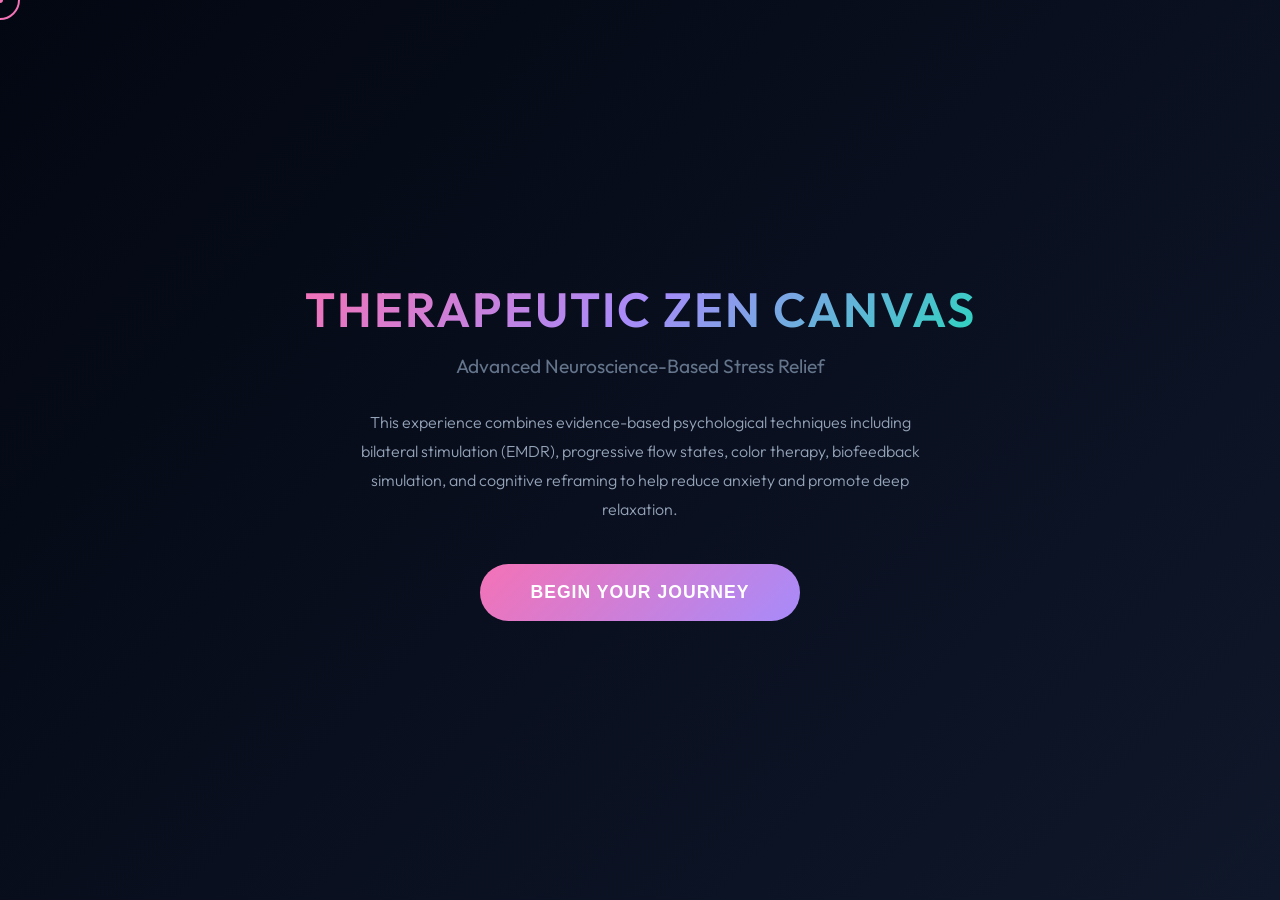
<file: templates/games/mandala.html>
<!DOCTYPE html>
<html lang="en">
<head>
    <meta charset="UTF-8">
    <title>Therapeutic Zen Canvas | Advanced Neuro-Stress Relief</title>
    <link href="https://fonts.googleapis.com/css2?family=Outfit:wght@300;400;600&display=swap" rel="stylesheet">
    <link rel="stylesheet" href="https://cdnjs.cloudflare.com/ajax/libs/font-awesome/6.4.0/css/all.min.css">
    <style>
        * { margin: 0; padding: 0; box-sizing: border-box; }
        
        body { 
            background: #030712;
            height: 100vh;
            overflow: hidden; 
            font-family: 'Outfit', sans-serif;
            cursor: none;
            transition: background 3s ease;
        }

        body.calming { background: #0a0f1e; }
        body.energizing { background: #1a0f0a; }
        body.healing { background: #0a1a0f; }

        canvas { 
            display: block; 
            position: absolute; 
            top: 0; left: 0; 
            z-index: 1;
            filter: contrast(1.05) brightness(1.02);
        }

        /* --- FIXED: EMDR / Bilateral Stimulation Background --- */
        /* Changed z-index to 2 to appear ABOVE the canvas */
        .bilateral-bg {
            position: fixed;
            top: 0;
            left: 0;
            width: 100%;
            height: 100%;
            z-index: 2; 
            pointer-events: none; /* Allows clicking through */
            opacity: 0;
            transition: opacity 0.5s ease;
            mix-blend-mode: screen; /* Blends nicely with drawing */
        }

        .bilateral-bg.active {
            opacity: 1; /* Fully visible container, children handle opacity */
        }

        .bilateral-left, .bilateral-right {
            position: absolute;
            top: 0;
            width: 50%;
            height: 100%;
            transition: background 0.6s ease;
            opacity: 0.15; /* Subtle flash intensity */
        }

        .bilateral-left { left: 0; }
        .bilateral-right { right: 0; }

        /* Custom Cursor with Breathe Indicator */
        .cursor {
            position: fixed;
            width: 40px;
            height: 40px;
            border: 2px solid #f472b6;
            border-radius: 50%;
            pointer-events: none;
            z-index: 1000;
            transition: transform 0.1s ease, border-color 0.3s ease;
            transform: translate(-50%, -50%);
        }

        .cursor::before {
            content: '';
            position: absolute;
            top: 50%;
            left: 50%;
            transform: translate(-50%, -50%);
            width: 6px;
            height: 6px;
            background: #f472b6;
            border-radius: 50%;
            transition: all 0.3s ease;
        }

        .cursor.active { border-color: #a78bfa; transform: translate(-50%, -50%) scale(1.5); }
        .cursor.active::before { background: #a78bfa; box-shadow: 0 0 20px #a78bfa; }
        .cursor.flow { border-color: #2dd4bf; animation: pulse 1s infinite; }
        .cursor.breathe { animation: breathePulse 4s infinite ease-in-out; }

        @keyframes pulse {
            0%, 100% { transform: translate(-50%, -50%) scale(1); opacity: 1; }
            50% { transform: translate(-50%, -50%) scale(1.3); opacity: 0.7; }
        }

        @keyframes breathePulse {
            0%, 100% { transform: translate(-50%, -50%) scale(1); }
            50% { transform: translate(-50%, -50%) scale(1.8); }
        }

        /* Ambient Particles */
        .ambient-particle {
            position: fixed;
            border-radius: 50%;
            pointer-events: none;
            z-index: 0;
            opacity: 0.3;
        }

        @keyframes float {
            0%, 100% { transform: translate(0, 0); }
            50% { transform: translate(var(--dx), var(--dy)); }
        }

        /* HUD */
        .hud {
            position: absolute; 
            top: 30px; 
            left: 30px; 
            z-index: 10;
            pointer-events: none;
            transition: opacity 0.5s ease;
            animation: fadeInUp 0.8s ease;
        }

        @keyframes fadeInUp {
            from {
                opacity: 0;
                transform: translateY(20px);
            }
            to {
                opacity: 1;
                transform: translateY(0);
            }
        }

        .hud.hidden { opacity: 0; }

        h1 {
            font-size: 1.8rem; 
            letter-spacing: 2px; 
            margin-bottom: 8px;
            font-weight: 600;
            background: linear-gradient(135deg, #f472b6, #a78bfa, #2dd4bf);
            -webkit-background-clip: text; 
            -webkit-text-fill-color: transparent;
            animation: gradientShift 6s ease infinite;
            background-size: 200% 200%;
        }

        @keyframes gradientShift {
            0%, 100% { background-position: 0% 50%; }
            50% { background-position: 100% 50%; }
        }

        .subtitle { 
            font-size: 0.95rem; 
            color: #94a3b8; 
            max-width: 350px; 
            line-height: 1.5;
            font-weight: 300;
        }

        /* Stress Insight Panel */
        .insight-panel {
            position: absolute;
            top: 30px;
            right: 30px;
            z-index: 10;
            background: rgba(255,255,255,0.02);
            padding: 15px;
            border-radius: 15px;
            border: 1px solid rgba(255,255,255,0.08);
            backdrop-filter: blur(10px);
            min-width: 200px;
            max-width: 220px;
            transition: opacity 0.5s ease;
            animation: fadeInDown 0.8s ease;
        }

        @keyframes fadeInDown {
            from {
                opacity: 0;
                transform: translateY(-20px);
            }
            to {
                opacity: 1;
                transform: translateY(0);
            }
        }

        .insight-panel.hidden { opacity: 0; pointer-events: none; }

        .panel-section {
            margin-bottom: 12px;
            padding-bottom: 12px;
            border-bottom: 1px solid rgba(255,255,255,0.08);
        }

        .panel-section:last-child {
            margin-bottom: 0;
            padding-bottom: 0;
            border-bottom: none;
        }

        .panel-label {
            font-size: 0.65rem;
            color: #64748b;
            text-transform: uppercase;
            letter-spacing: 0.5px;
            margin-bottom: 6px;
        }

        .stress-indicator {
            display: flex;
            align-items: center;
            gap: 8px;
            margin-bottom: 6px;
        }

        .stress-emoji {
            font-size: 1.4rem;
            transition: all 0.5s ease;
        }

        .stress-text {
            flex: 1;
            font-size: 0.9rem;
            color: #cbd5e1;
            font-weight: 400;
        }

        .metric-grid {
            display: grid;
            grid-template-columns: repeat(2, 1fr);
            gap: 8px;
            margin-top: 6px;
        }

        .metric {
            text-align: center;
            background: rgba(255,255,255,0.02);
            padding: 6px;
            border-radius: 8px;
        }

        .metric-value {
            font-size: 1rem;
            color: #a78bfa;
            font-weight: 600;
        }

        .metric-label {
            font-size: 0.6rem;
            color: #64748b;
            text-transform: uppercase;
            margin-top: 2px;
        }

        .progress-bar {
            height: 4px;
            background: rgba(255,255,255,0.05);
            border-radius: 10px;
            overflow: hidden;
            margin-top: 6px;
        }

        .progress-fill {
            height: 100%;
            background: linear-gradient(90deg, #f472b6, #a78bfa);
            width: 0%;
            transition: width 0.5s ease;
            border-radius: 10px;
        }

        /* Therapy Mode Selector */
        .therapy-modes {
            position: absolute;
            top: 30px;
            left: 50%;
            transform: translateX(-50%);
            z-index: 10;
            display: flex;
            gap: 10px;
            background: rgba(255,255,255,0.05);
            padding: 10px 15px;
            border-radius: 30px;
            border: 1px solid rgba(255,255,255,0.1);
            backdrop-filter: blur(10px);
        }

        .therapy-mode {
            padding: 8px 16px;
            background: none;
            border: 1px solid rgba(255,255,255,0.2);
            color: #94a3b8;
            border-radius: 20px;
            cursor: pointer;
            transition: all 0.3s ease;
            font-size: 0.8rem;
            font-weight: 400;
        }

        .therapy-mode:hover {
            background: rgba(255,255,255,0.1);
            border-color: rgba(255,255,255,0.4);
        }

        .therapy-mode.active {
            background: linear-gradient(135deg, #f472b6, #a78bfa);
            border-color: transparent;
            color: white;
            font-weight: 600;
        }

        /* Controls */
        .controls {
            position: absolute; 
            bottom: 30px; 
            left: 50%; 
            transform: translateX(-50%); 
            z-index: 10;
            display: flex; 
            gap: 15px;
            background: rgba(255,255,255,0.05); 
            padding: 15px 25px;
            border-radius: 50px; 
            border: 1px solid rgba(255,255,255,0.15);
            backdrop-filter: blur(15px);
            transition: opacity 0.5s ease;
        }

        .controls.hidden { opacity: 0; pointer-events: none; }

        .btn {
            background: none; 
            border: none; 
            color: #cbd5e1;
            font-size: 1.2rem; 
            cursor: pointer; 
            padding: 10px;
            border-radius: 50%; 
            transition: all 0.3s ease;
            display: flex; 
            align-items: center; 
            justify-content: center;
            position: relative;
        }

        .btn:hover { 
            background: rgba(255,255,255,0.15); 
            transform: scale(1.15); 
            color: #f472b6; 
        }

        .btn:active { transform: scale(0.95); }
        
        .color-dot {
            width: 28px; 
            height: 28px; 
            border-radius: 50%; 
            cursor: pointer;
            border: 2px solid rgba(255,255,255,0.2); 
            transition: all 0.3s ease;
            position: relative;
        }

        .color-dot:hover {
            transform: scale(1.2);
            border-color: rgba(255,255,255,0.6);
        }

        .color-dot.active { 
            transform: scale(1.4); 
            border-color: white; 
            box-shadow: 0 0 15px currentColor;
        }

        .symmetry-control {
            display: flex;
            align-items: center;
            gap: 10px;
            background: rgba(255,255,255,0.08);
            padding: 8px 15px;
            border-radius: 30px;
        }

        .symmetry-btn {
            background: none;
            border: none;
            color: #cbd5e1;
            font-size: 1rem;
            cursor: pointer;
            padding: 5px 10px;
            transition: all 0.2s ease;
        }

        .symmetry-btn:hover { color: #f472b6; transform: scale(1.2); }

        .symmetry-value {
            font-size: 0.9rem;
            color: #a78bfa;
            font-weight: 600;
            min-width: 30px;
            text-align: center;
        }

        .divider {
            width: 1px; 
            height: 35px; 
            background: rgba(255,255,255,0.2); 
            margin: 0 5px;
        }

        /* Feature Toggles */
        .feature-toggles {
            position: absolute;
            bottom: 30px;
            right: 30px;
            z-index: 10;
            display: flex;
            flex-direction: column;
            gap: 8px;
            animation: fadeInRight 0.8s ease;
        }

        @keyframes fadeInRight {
            from {
                opacity: 0;
                transform: translateX(20px);
            }
            to {
                opacity: 1;
                transform: translateX(0);
            }
        }

        .toggle-btn {
            background: rgba(255,255,255,0.04);
            padding: 8px 14px;
            border-radius: 20px;
            border: 1px solid rgba(255,255,255,0.08);
            backdrop-filter: blur(10px);
            color: #cbd5e1;
            cursor: pointer;
            transition: all 0.3s ease;
            font-size: 0.75rem;
            display: flex;
            align-items: center;
            gap: 6px;
            white-space: nowrap;
        }

        .toggle-btn:hover {
            background: rgba(255,255,255,0.08);
            border-color: rgba(255,255,255,0.2);
            transform: translateX(-2px);
        }

        .toggle-btn.active {
            background: rgba(45, 212, 191, 0.15);
            border-color: #2dd4bf;
            color: #2dd4bf;
        }

        .toggle-btn i {
            font-size: 0.85rem;
        }

        /* Affirmations */
        .affirmation {
            position: absolute;
            top: 50%;
            left: 50%;
            transform: translate(-50%, -50%);
            z-index: 5;
            font-size: 1.4rem;
            color: rgba(167, 139, 250, 0);
            text-align: center;
            max-width: 700px;
            font-weight: 300;
            transition: all 1s ease;
            pointer-events: none;
            line-height: 1.6;
        }

        .affirmation.show { color: rgba(167, 139, 250, 0.7); }

        /* Particle Trail */
        .particle {
            position: fixed;
            border-radius: 50%;
            pointer-events: none;
            z-index: 2;
            animation: fadeOut 1.5s ease-out forwards;
        }

        @keyframes fadeOut {
            to { opacity: 0; transform: scale(0) translateY(-30px); }
        }

        /* Welcome Screen */
        .welcome-screen {
            position: fixed;
            top: 0; left: 0;
            width: 100%; height: 100%;
            background: linear-gradient(135deg, #030712 0%, #0f172a 100%);
            z-index: 100;
            display: flex;
            flex-direction: column;
            align-items: center;
            justify-content: center;
            transition: opacity 1s ease;
            padding: 40px;
        }

        .welcome-screen.hidden { opacity: 0; pointer-events: none; }

        .welcome-title {
            font-size: 3rem;
            background: linear-gradient(135deg, #f472b6, #a78bfa, #2dd4bf);
            -webkit-background-clip: text;
            -webkit-text-fill-color: transparent;
            margin-bottom: 15px;
            font-weight: 600;
            text-align: center;
        }

        .welcome-subtitle {
            font-size: 1.2rem;
            color: #64748b;
            margin-bottom: 30px;
            text-align: center;
        }

        .welcome-text {
            font-size: 1rem;
            color: #94a3b8;
            max-width: 600px;
            text-align: center;
            line-height: 1.8;
            margin-bottom: 40px;
            font-weight: 300;
        }

        .start-btn {
            background: linear-gradient(135deg, #f472b6, #a78bfa);
            border: none;
            color: white;
            padding: 18px 50px;
            border-radius: 35px;
            font-size: 1.1rem;
            cursor: pointer;
            transition: all 0.3s ease;
            font-weight: 600;
            text-transform: uppercase;
            letter-spacing: 1px;
        }

        .start-btn:hover {
            transform: scale(1.05);
            box-shadow: 0 15px 40px rgba(244, 114, 182, 0.4);
        }

        /* Sound Wave Visualizer */
        .sound-visualizer {
            position: absolute;
            bottom: 100px;
            left: 30px;
            z-index: 10;
            display: flex;
            gap: 4px;
            align-items: flex-end;
            height: 60px;
            opacity: 0;
            transition: opacity 0.5s ease;
        }

        .sound-visualizer.active { opacity: 1; }

        .sound-bar {
            width: 4px;
            background: linear-gradient(to top, #f472b6, #a78bfa);
            border-radius: 2px;
            transition: height 0.1s ease;
        }

        /* Cognitive Reframe Popup */
        .reframe-popup {
            position: fixed;
            top: 50%;
            left: 50%;
            transform: translate(-50%, -50%) scale(0.8);
            z-index: 200;
            background: rgba(15, 23, 42, 0.96);
            padding: 25px 30px;
            border-radius: 18px;
            border: 2px solid rgba(167, 139, 250, 0.25);
            backdrop-filter: blur(20px);
            max-width: 420px;
            opacity: 0;
            pointer-events: none;
            transition: all 0.4s ease;
            box-shadow: 0 20px 60px rgba(0, 0, 0, 0.5);
        }

        .reframe-popup.show {
            opacity: 1;
            transform: translate(-50%, -50%) scale(1);
            pointer-events: all;
        }

        .reframe-title {
            font-size: 1.1rem;
            color: #a78bfa;
            margin-bottom: 15px;
            font-weight: 600;
        }

        .reframe-text {
            font-size: 0.9rem;
            color: #cbd5e1;
            line-height: 1.7;
            margin-bottom: 20px;
        }

        .reframe-btn {
            background: linear-gradient(135deg, #f472b6, #a78bfa);
            border: none;
            color: white;
            padding: 10px 25px;
            border-radius: 20px;
            font-size: 0.85rem;
            cursor: pointer;
            transition: all 0.3s ease;
            font-weight: 600;
        }

        .reframe-btn:hover {
            transform: scale(1.05);
            box-shadow: 0 10px 25px rgba(244, 114, 182, 0.3);
        }

        /* Achievement Notifications */
        .achievement {
            position: fixed;
            top: -100px;
            right: 30px;
            z-index: 150;
            background: linear-gradient(135deg, rgba(244, 114, 182, 0.85), rgba(167, 139, 250, 0.85));
            padding: 12px 20px;
            border-radius: 12px;
            backdrop-filter: blur(10px);
            transition: all 0.5s cubic-bezier(0.68, -0.55, 0.265, 1.55);
            display: flex;
            align-items: center;
            gap: 10px;
            max-width: 250px;
        }

        .achievement.show {
            top: 100px;
        }

        .achievement-icon {
            font-size: 1.5rem;
        }

        .achievement-text {
            color: white;
            font-weight: 600;
            font-size: 0.85rem;
            line-height: 1.3;
        }

        /* --- FIXED: Guided Path Overlay --- */
        .guided-path {
            position: fixed;
            top: 0; left: 0;
            width: 100%; height: 100%;
            z-index: 3;
            pointer-events: none;
            opacity: 0;
            transition: opacity 0.5s ease;
        }

        .guided-path.active { opacity: 0.6; } /* Increased opacity for visibility */

        .path-circle {
            position: absolute;
            border: 2px dashed rgba(45, 212, 191, 0.5); /* Increased visibility */
            border-radius: 50%;
            transform: translate(-50%, -50%); /* Center it properly */
            animation: rotate 20s linear infinite;
        }

        @keyframes rotate {
            from { transform: translate(-50%, -50%) rotate(0deg); }
            to { transform: translate(-50%, -50%) rotate(360deg); }
        }

    </style>
</head>
<body>

    <div class="cursor"></div>

    <div class="bilateral-bg" id="bilateralBg">
        <div class="bilateral-left"></div>
        <div class="bilateral-right"></div>
    </div>

    <div class="guided-path" id="guidedPath"></div>

    <div class="welcome-screen" id="welcomeScreen">
        <h1 class="welcome-title">THERAPEUTIC ZEN CANVAS</h1>
        <p class="welcome-subtitle">Advanced Neuroscience-Based Stress Relief</p>
        <p class="welcome-text">
            This experience combines evidence-based psychological techniques including 
            bilateral stimulation (EMDR), progressive flow states, color therapy, 
            biofeedback simulation, and cognitive reframing to help reduce anxiety and promote deep relaxation.
        </p>
        <button class="start-btn" onclick="startExperience()">Begin Your Journey</button>
    </div>

    <div class="hud" id="hud">
        <h1>ZEN CANVAS</h1>
        <p class="subtitle">Neural pathway activation through creative symmetry</p>
    </div>

    <div class="therapy-modes">
        <button class="therapy-mode active" onclick="setTherapyMode('balance')">⚖️ Balance</button>
        <button class="therapy-mode" onclick="setTherapyMode('calm')">🌊 Calm</button>
        <button class="therapy-mode" onclick="setTherapyMode('energy')">⚡ Energy</button>
        <button class="therapy-mode" onclick="setTherapyMode('heal')">💚 Heal</button>
    </div>

    <div class="insight-panel" id="insightPanel">
        <div class="panel-section">
            <div class="panel-label">Current State</div>
            <div class="stress-indicator">
                <div class="stress-emoji" id="stressEmoji">😌</div>
                <div class="stress-text" id="stressText">Relaxed</div>
            </div>
            <div class="progress-bar">
                <div class="progress-fill" id="calmProgress"></div>
            </div>
        </div>

        <div class="panel-section">
            <div class="panel-label">Session Metrics</div>
            <div class="metric-grid">
                <div class="metric">
                    <div class="metric-value" id="timeValue">0:00</div>
                    <div class="metric-label">Duration</div>
                </div>
                <div class="metric">
                    <div class="metric-value" id="strokeValue">0</div>
                    <div class="metric-label">Strokes</div>
                </div>
                <div class="metric">
                    <div class="metric-value" id="flowValue">0%</div>
                    <div class="metric-label">Flow</div>
                </div>
                <div class="metric">
                    <div class="metric-value" id="coherenceValue">0%</div>
                    <div class="metric-label">Coherence</div>
                </div>
            </div>
        </div>

        <div class="panel-section">
            <div class="panel-label">Pattern Analysis</div>
            <div class="metric-grid">
                <div class="metric">
                    <div class="metric-value" id="smoothValue">--</div>
                    <div class="metric-label">Fluidity</div>
                </div>
                <div class="metric">
                    <div class="metric-value" id="rhythmValue">--</div>
                    <div class="metric-label">Rhythm</div>
                </div>
            </div>
        </div>
    </div>

    <canvas id="canvas1"></canvas>

    <div class="affirmation" id="affirmation"></div>

    <div class="sound-visualizer" id="soundVisualizer">
        <div class="sound-bar"></div>
        <div class="sound-bar"></div>
        <div class="sound-bar"></div>
        <div class="sound-bar"></div>
        <div class="sound-bar"></div>
        <div class="sound-bar"></div>
        <div class="sound-bar"></div>
        <div class="sound-bar"></div>
    </div>

    <div class="feature-toggles">
        <div class="toggle-btn" id="zenToggle" onclick="toggleZenMode()">
            <i class="fa-solid fa-eye-slash"></i>
            <span>Zen Mode</span>
        </div>
        <div class="toggle-btn" id="bilateralToggle" onclick="toggleBilateral()">
            <i class="fa-solid fa-wave-square"></i>
            <span>EMDR Mode</span>
        </div>
        <div class="toggle-btn" id="soundToggle" onclick="toggleSound()">
            <i class="fa-solid fa-volume-high"></i>
            <span>Sound Therapy</span>
        </div>
        <div class="toggle-btn" id="guidedToggle" onclick="toggleGuided()">
            <i class="fa-solid fa-route"></i>
            <span>Guided Path</span>
        </div>
    </div>

    <div class="controls" id="controls">
        <div class="color-dot active" style="background:#f472b6;" onclick="setColor('#f472b6', this)" data-therapy="emotional"></div>
        <div class="color-dot" style="background:#2dd4bf;" onclick="setColor('#2dd4bf', this)" data-therapy="calming"></div>
        <div class="color-dot" style="background:#fbbf24;" onclick="setColor('#fbbf24', this)" data-therapy="energizing"></div>
        <div class="color-dot" style="background:#a78bfa;" onclick="setColor('#a78bfa', this)" data-therapy="spiritual"></div>
        <div class="color-dot" style="background:#60a5fa;" onclick="setColor('#60a5fa', this)" data-therapy="peaceful"></div>
        <div class="color-dot" style="background:#34d399;" onclick="setColor('#34d399', this)" data-therapy="healing"></div>
        <div class="color-dot" style="background:#f97316;" onclick="setColor('#f97316', this)" data-therapy="creative"></div>
        
        <div class="divider"></div>

        <div class="symmetry-control">
            <button class="symmetry-btn" onclick="changeSymmetry(-1)"><i class="fa-solid fa-minus"></i></button>
            <div class="symmetry-value" id="symmetryValue">12</div>
            <button class="symmetry-btn" onclick="changeSymmetry(1)"><i class="fa-solid fa-plus"></i></button>
        </div>

        <div class="divider"></div>

        <button class="btn" onclick="toggleBrushSize()" title="Brush Size"><i class="fa-solid fa-pen-nib" id="brushIcon"></i></button>
        <button class="btn" onclick="clearCanvas()" title="Clear"><i class="fa-solid fa-eraser"></i></button>
        <button class="btn" onclick="undoStroke()" title="Undo"><i class="fa-solid fa-rotate-left"></i></button>
        <button class="btn" onclick="downloadArt()" title="Save"><i class="fa-solid fa-download"></i></button>
    </div>

    <div class="achievement" id="achievement">
        <div class="achievement-icon">🌟</div>
        <div class="achievement-text" id="achievementText"></div>
    </div>

    <div class="reframe-popup" id="reframePopup">
        <div class="reframe-title" id="reframeTitle"></div>
        <div class="reframe-text" id="reframeText"></div>
        <button class="reframe-btn" onclick="closeReframe()">Continue</button>
    </div>

    <script>
        const canvas = document.getElementById('canvas1');
        const ctx = canvas.getContext('2d');
        
        // Core Settings
        let drawing = false;
        let symmetry = 12;
        let angleStep = (Math.PI * 2) / symmetry;
        let color = '#f472b6';
        let brushSize = 3;
        let brushSizes = [2, 3, 5, 7, 10];
        let currentBrushIndex = 1;

        // Advanced State Tracking
        let flowLevel = 0;
        let strokeCount = 0;
        let continuousStrokes = 0;
        let sessionStartTime = Date.now();
        let lastStrokeTime = Date.now();
        let zenMode = false;
        let bilateralMode = false;
        let soundMode = false;
        let guidedMode = false;
        let currentTherapyMode = 'balance';

        // Biofeedback Simulation
        let heartRateVariability = 50; // Simulated HRV
        let coherenceScore = 0;
        let stressLevel = 50; // 0-100
        let calmLevel = 50;

        // Pattern Analysis
        let strokeHistory = [];
        let velocityData = [];
        let smoothnessScore = 0;
        let rhythmScore = 0;

        // Achievement System
        let achievements = {
            firstStroke: false,
            flow30: false,
            flow60: false,
            flow100: false,
            strokes100: false,
            strokes500: false,
            session5min: false,
            session10min: false,
            zenMaster: false
        };

        // Cognitive Reframing
        const reframes = [
            {
                trigger: 'rapid_strokes',
                title: 'Notice Your Energy',
                text: 'Your quick movements suggest heightened energy. This is natural. Try slowing down intentionally and notice how your mind follows your hand.'
            },
            {
                trigger: 'erratic_pattern',
                title: 'Embracing Chaos',
                text: 'Random patterns are not mistakes - they are expressions of your current state. Chaos can be beautiful. Let it guide you to order.'
            },
            {
                trigger: 'long_pause',
                title: 'Stillness is Valuable',
                text: 'You paused. This moment of reflection is just as important as action. Stillness allows integration.'
            },
            {
                trigger: 'high_stress',
                title: 'Tension Recognition',
                text: 'Your patterns suggest tension. Acknowledge it without judgment. This canvas is your safe space to release.'
            }
        ];

        // Therapeutic Affirmations (CBT & DBT based)
        const affirmations = {
            general: [
                "You are creating exactly what you need right now",
                "Each stroke is a step toward calm",
                "Your mind and body are synchronizing",
                "There is no wrong way to express yourself here",
                "You are releasing what no longer serves you",
                "This moment is yours alone",
                "You are worthy of peace and stillness",
                "Creativity is your birthright",
                "You are safe to explore and create"
            ],
            calm: [
                "Your breath is your anchor",
                "Calm flows through every movement",
                "You are finding your center",
                "Peace is your natural state",
                "Stillness lives within you"
            ],
            energy: [
                "Your vitality is returning",
                "Energy flows where attention goes",
                "You are awakening your inner strength",
                "Power and gentleness can coexist"
            ],
            heal: [
                "You are healing with every breath",
                "Your body knows how to restore itself",
                "Healing is not linear, and that's okay",
                "You are becoming whole again"
            ]
        };

        let lastAffirmationTime = 0;
        let lastReframeTime = 0;

        // Audio Context (for sound therapy)
        let audioContext = null;
        let oscillators = [];
        let gainNode = null;

        // Bilateral Stimulation Timer
        let bilateralInterval = null;
        let bilateralState = 'left';

        // Custom Cursor
        const cursor = document.querySelector('.cursor');
        let mouseX = 0, mouseY = 0;
        
        document.addEventListener('mousemove', (e) => {
            mouseX = e.clientX;
            mouseY = e.clientY;
            cursor.style.left = e.clientX + 'px';
            cursor.style.top = e.clientY + 'px';
        });

        // Canvas Setup
        function resize() {
            canvas.width = window.innerWidth;
            canvas.height = window.innerHeight;
            ctx.fillStyle = '#030712';
            ctx.fillRect(0, 0, canvas.width, canvas.height);
            
            if (guidedMode) createGuidedPath();
        }
        window.addEventListener('resize', resize);
        resize();

        // Ambient Particles
        function createAmbientParticles() {
            for (let i = 0; i < 12; i++) {
                const particle = document.createElement('div');
                particle.className = 'ambient-particle';
                particle.style.width = (Math.random() * 2 + 1) + 'px'; 
                particle.style.height = particle.style.width;
                particle.style.background = color;
                particle.style.left = Math.random() * window.innerWidth + 'px';
                particle.style.top = Math.random() * window.innerHeight + 'px';
                
                const dx = (Math.random() - 0.5) * 80;
                const dy = (Math.random() - 0.5) * 80;
                particle.style.setProperty('--dx', dx + 'px');
                particle.style.setProperty('--dy', dy + 'px');
                particle.style.animation = `float ${6 + Math.random() * 12}s ease-in-out infinite`;
                
                document.body.appendChild(particle);
            }
        }

        // Mouse Tracking
        let pX = 0, pY = 0;
        let strokeStartTime = 0;
        let currentStrokePoints = [];

        function startPosition(e) {
            const pos = getPosition(e);
            drawing = true;
            pX = pos.x;
            pY = pos.y;
            strokeStartTime = Date.now();
            currentStrokePoints = [{x: pX, y: pY, time: strokeStartTime}];
            cursor.classList.add('active');
            lastStrokeTime = Date.now();

            if (!achievements.firstStroke) {
                unlockAchievement('firstStroke', 'First Stroke! 🎨', 'Your journey begins');
            }
        }

        function endPosition() {
            drawing = false;
            ctx.beginPath();
            cursor.classList.remove('active');
            
            if (currentStrokePoints.length > 2) {
                analyzeStroke();
                strokeHistory.push({
                    points: currentStrokePoints,
                    duration: Date.now() - strokeStartTime,
                    color: color,
                    symmetry: symmetry
                });
                
                if (strokeHistory.length > 50) strokeHistory.shift();
            }
            
            continuousStrokes = 0;
            currentStrokePoints = [];
        }

        function getPosition(e) {
            if (e.touches) {
                return { x: e.touches[0].clientX, y: e.touches[0].clientY };
            }
            return { x: e.clientX, y: e.clientY };
        }

        function draw(e) {
            if (!drawing) return;

            const pos = getPosition(e);
            const x = pos.x;
            const y = pos.y;
            
            currentStrokePoints.push({x, y, time: Date.now()});
            
            const cX = canvas.width / 2;
            const cY = canvas.height / 2;

            // Distance-based dynamics
            const dx = x - cX;
            const dy = y - cY;
            const distanceFromCenter = Math.sqrt(dx * dx + dy * dy);
            const maxDistance = Math.sqrt(cX * cX + cY * cY);
            const normalizedDistance = distanceFromCenter / maxDistance;

            // Velocity calculation
            const velocity = Math.sqrt(Math.pow(x - pX, 2) + Math.pow(y - pY, 2));
            velocityData.push(velocity);
            if (velocityData.length > 100) velocityData.shift();

            // Dynamic effects
            const opacity = 0.6 + (normalizedDistance * 0.4);
            const glowIntensity = 15 + (flowLevel / 5) + (velocity / 2);

            ctx.save();
            ctx.translate(cX, cY);

            // Draw symmetrical patterns
            for (let i = 0; i < symmetry; i++) {
                ctx.rotate(angleStep);
                
                ctx.beginPath();
                ctx.moveTo(pX - cX, pY - cY);
                ctx.lineTo(x - cX, y - cY);
                
                ctx.strokeStyle = color;
                ctx.globalAlpha = opacity;
                ctx.lineWidth = brushSize * (1 + velocity / 50);
                ctx.lineCap = 'round';
                ctx.lineJoin = 'round';
                ctx.shadowBlur = glowIntensity;
                ctx.shadowColor = color;
                
                ctx.stroke();

                // Mirror effect
                ctx.save();
                ctx.scale(1, -1);
                ctx.beginPath();
                ctx.moveTo(pX - cX, pY - cY);
                ctx.lineTo(x - cX, y - cY);
                ctx.stroke();
                ctx.restore();
            }
            
            ctx.restore();

            // Visual feedback
            if (Math.random() > 0.6) createParticle(x, y, velocity);

            // Update systems
            updateFlowState(velocity);
            updateBiofeedback(velocity, normalizedDistance);
            strokeCount++;
            continuousStrokes++;
            
            // Check achievements
            checkAchievements();

            pX = x;
            pY = y;
        }

        // Event Listeners
        canvas.addEventListener('mousedown', startPosition);
        canvas.addEventListener('mouseup', endPosition);
        canvas.addEventListener('mousemove', draw);
        canvas.addEventListener('touchstart', startPosition);
        canvas.addEventListener('touchend', endPosition);
        canvas.addEventListener('touchmove', draw);

        // Advanced Flow State
        function updateFlowState(velocity) {
            const now = Date.now();
            const timeSinceLastStroke = now - lastStrokeTime;
            
            const optimalVelocity = velocity > 5 && velocity < 30;
            
            if (timeSinceLastStroke < 100 && continuousStrokes > 10 && optimalVelocity) {
                flowLevel = Math.min(100, flowLevel + 0.8);
            } else if (timeSinceLastStroke > 2000) {
                flowLevel = Math.max(0, flowLevel - 0.5);
            } else if (velocity > 50) {
                flowLevel = Math.max(0, flowLevel - 0.3);
            }

            updateFlowUI();
        }

        function updateFlowUI() {
            const flowBar = document.getElementById('flowValue');
            flowBar.textContent = Math.round(flowLevel) + '%';
            
            if (flowLevel < 20) {
                cursor.classList.remove('flow');
                cursor.classList.remove('breathe');
            } else if (flowLevel < 40) {
                cursor.classList.remove('breathe');
            } else if (flowLevel < 70) {
                cursor.classList.add('flow');
            } else {
                cursor.classList.add('flow');
                cursor.classList.add('breathe');
            }
        }

        // Biofeedback Simulation
        function updateBiofeedback(velocity, distanceFromCenter) {
            const velocityStress = Math.min(30, velocity);
            const centeringBonus = (1 - distanceFromCenter) * 10;
            const flowBonus = flowLevel / 10;
            
            stressLevel = Math.max(0, Math.min(100, 
                stressLevel - 0.1 + (velocityStress / 50) - (centeringBonus / 50) - (flowBonus / 100)
            ));
            
            calmLevel = 100 - stressLevel;
            coherenceScore = Math.min(100, (flowLevel + calmLevel) / 2);
            
            document.getElementById('calmProgress').style.width = calmLevel + '%';
            document.getElementById('coherenceValue').textContent = Math.round(coherenceScore) + '%';
            
            updateStressIndicator();
            
            const now = Date.now();
            if (stressLevel > 70 && now - lastReframeTime > 30000) {
                triggerReframe('high_stress');
            }
        }

        function updateStressIndicator() {
            const emoji = document.getElementById('stressEmoji');
            const text = document.getElementById('stressText');
            
            if (calmLevel < 30) {
                emoji.textContent = '😰';
                text.textContent = 'Tense';
            } else if (calmLevel < 50) {
                emoji.textContent = '😐';
                text.textContent = 'Neutral';
            } else if (calmLevel < 70) {
                emoji.textContent = '😌';
                text.textContent = 'Relaxed';
            } else if (calmLevel < 90) {
                emoji.textContent = '😊';
                text.textContent = 'Calm';
            } else {
                emoji.textContent = '🧘';
                text.textContent = 'Zenith';
            }
        }

        // Stroke Analysis
        function analyzeStroke() {
            if (currentStrokePoints.length < 3) return;
            
            let totalAngleChange = 0;
            for (let i = 1; i < currentStrokePoints.length - 1; i++) {
                const p1 = currentStrokePoints[i - 1];
                const p2 = currentStrokePoints[i];
                const p3 = currentStrokePoints[i + 1];
                
                const angle1 = Math.atan2(p2.y - p1.y, p2.x - p1.x);
                const angle2 = Math.atan2(p3.y - p2.y, p3.x - p2.x);
                totalAngleChange += Math.abs(angle2 - angle1);
            }
            
            smoothnessScore = Math.max(0, 100 - (totalAngleChange * 10));
            
            const avgVelocity = velocityData.reduce((a, b) => a + b, 0) / velocityData.length;
            const velocityVariance = velocityData.reduce((sum, v) => sum + Math.pow(v - avgVelocity, 2), 0) / velocityData.length;
            rhythmScore = Math.max(0, 100 - velocityVariance);
            
            document.getElementById('smoothValue').textContent = smoothnessScore > 70 ? '✓' : smoothnessScore > 40 ? '~' : '✗';
            document.getElementById('rhythmValue').textContent = rhythmScore > 70 ? '✓' : rhythmScore > 40 ? '~' : '✗';
            
            const now = Date.now();
            if (now - lastReframeTime > 45000) {
                if (avgVelocity > 40) {
                    triggerReframe('rapid_strokes');
                } else if (smoothnessScore < 30) {
                    triggerReframe('erratic_pattern');
                }
            }
        }

        // Particle System
        function createParticle(x, y, velocity) {
            if (Math.random() > 0.75) {
                const particle = document.createElement('div');
                particle.className = 'particle';
                particle.style.left = x + 'px';
                particle.style.top = y + 'px';
                const size = Math.max(2, Math.min(6, velocity / 6));
                particle.style.width = size + 'px';
                particle.style.height = size + 'px';
                particle.style.background = color;
                particle.style.opacity = '0.5';
                particle.style.boxShadow = `0 0 ${size * 1.5}px ${color}`;
                
                document.body.appendChild(particle);
                
                setTimeout(() => particle.remove(), 1500);
            }
        }

        // Affirmation System
        function showAffirmation(mode = null) {
            const affirmationEl = document.getElementById('affirmation');
            const pool = mode && affirmations[mode] ? affirmations[mode] : affirmations.general;
            const randomAffirmation = pool[Math.floor(Math.random() * pool.length)];
            
            affirmationEl.textContent = randomAffirmation;
            affirmationEl.classList.add('show');
            
            setTimeout(() => affirmationEl.classList.remove('show'), 5000);
        }

        // Cognitive Reframing System
        function triggerReframe(trigger) {
            const reframe = reframes.find(r => r.trigger === trigger);
            if (!reframe) return;
            
            lastReframeTime = Date.now();
            
            const popup = document.getElementById('reframePopup');
            document.getElementById('reframeTitle').textContent = reframe.title;
            document.getElementById('reframeText').textContent = reframe.text;
            
            popup.classList.add('show');
        }

        function closeReframe() {
            document.getElementById('reframePopup').classList.remove('show');
        }

        // Achievement System
        function checkAchievements() {
            if (!achievements.strokes100 && strokeCount >= 100) {
                unlockAchievement('strokes100', '100 Strokes! 💯', 'Your dedication shows');
            }
            if (!achievements.strokes500 && strokeCount >= 500) {
                unlockAchievement('strokes500', '500 Strokes! 🎯', 'Mastery in progress');
            }
            if (!achievements.flow30 && flowLevel >= 30 && flowLevel < 60) {
                unlockAchievement('flow30', 'Finding Flow 🌊', 'You are entering the zone');
            }
            if (!achievements.flow60 && flowLevel >= 60 && flowLevel < 100) {
                unlockAchievement('flow60', 'Deep Flow 🌀', 'Peak performance state');
            }
            if (!achievements.flow100 && flowLevel >= 100) {
                unlockAchievement('flow100', 'Perfect Flow 🌟', 'Complete immersion achieved');
            }
        }

        function unlockAchievement(id, title, subtitle) {
            achievements[id] = true;
            
            const achievement = document.getElementById('achievement');
            const text = document.getElementById('achievementText');
            
            text.innerHTML = `<strong>${title}</strong><br><small>${subtitle}</small>`;
            achievement.classList.add('show');
            
            setTimeout(() => achievement.classList.remove('show'), 4000);
        }

        // Timer
        setInterval(() => {
            const elapsed = Math.floor((Date.now() - sessionStartTime) / 1000);
            const minutes = Math.floor(elapsed / 60);
            const seconds = elapsed % 60;
            document.getElementById('timeValue').textContent = 
                `${minutes}:${seconds.toString().padStart(2, '0')}`;
            
            document.getElementById('strokeValue').textContent = strokeCount;
            
            if (!achievements.session5min && elapsed >= 300) {
                unlockAchievement('session5min', '5 Minutes 🕐', 'Commitment recognized');
            }
            if (!achievements.session10min && elapsed >= 600) {
                unlockAchievement('session10min', '10 Minutes ⏰', 'Deep practice achieved');
            }
        }, 1000);

        // Therapy Mode Settings
        function setTherapyMode(mode) {
            currentTherapyMode = mode;
            
            document.querySelectorAll('.therapy-mode').forEach(el => el.classList.remove('active'));
            event.target.classList.add('active');
            
            const modes = {
                balance: { bg: '#030712', colors: ['#f472b6', '#a78bfa', '#2dd4bf'] },
                calm: { bg: '#0a0f1e', colors: ['#60a5fa', '#2dd4bf', '#a78bfa'] },
                energy: { bg: '#1a0f0a', colors: ['#fbbf24', '#fb7185', '#f472b6'] },
                heal: { bg: '#0a1a0f', colors: ['#34d399', '#2dd4bf', '#a78bfa'] }
            };
            
            document.body.style.background = modes[mode].bg;
            
            showAffirmation(mode);
        }

        // Controls
        function setColor(c, element) {
            color = c;
            document.querySelectorAll('.color-dot').forEach(el => el.classList.remove('active'));
            element.classList.add('active');
            
            const therapy = element.dataset.therapy;
            const therapyMessages = {
                emotional: 'Pink: Love, compassion, emotional healing',
                calming: 'Teal: Tranquility, balance, mental clarity',
                energizing: 'Yellow: Vitality, optimism, mental stimulation',
                spiritual: 'Purple: Wisdom, meditation, higher consciousness',
                peaceful: 'Blue: Peace, trust, deep communication',
                healing: 'Green: Growth, renewal, natural harmony',
                creative: 'Orange: Creativity, enthusiasm, adventurous spirit'
            };
            
            if (therapy && therapyMessages[therapy]) {
                const affirmationEl = document.getElementById('affirmation');
                affirmationEl.textContent = therapyMessages[therapy];
                affirmationEl.classList.add('show');
                setTimeout(() => affirmationEl.classList.remove('show'), 3000);
            }
        }

        function changeSymmetry(delta) {
            symmetry = Math.max(3, Math.min(24, symmetry + delta));
            angleStep = (Math.PI * 2) / symmetry;
            document.getElementById('symmetryValue').textContent = symmetry;
            
            const affirmationEl = document.getElementById('affirmation');
            affirmationEl.textContent = `${symmetry}-fold symmetry`;
            affirmationEl.classList.add('show');
            setTimeout(() => affirmationEl.classList.remove('show'), 1500);
            
            if (guidedMode) createGuidedPath();
        }

        function toggleBrushSize() {
            currentBrushIndex = (currentBrushIndex + 1) % brushSizes.length;
            brushSize = brushSizes[currentBrushIndex];
            
            const icon = document.getElementById('brushIcon');
            icon.style.fontSize = (1 + currentBrushIndex * 0.12) + 'rem';
            
            const affirmationEl = document.getElementById('affirmation');
            const sizeNames = ['Fine', 'Small', 'Medium', 'Large', 'Bold'];
            affirmationEl.textContent = `Brush: ${sizeNames[currentBrushIndex]}`;
            affirmationEl.classList.add('show');
            setTimeout(() => affirmationEl.classList.remove('show'), 1500);
        }

        function clearCanvas() {
            ctx.fillStyle = 'rgba(3, 7, 18, 0.97)';
            ctx.fillRect(0, 0, canvas.width, canvas.height);
            
            setTimeout(() => {
                ctx.fillStyle = '#030712';
                ctx.fillRect(0, 0, canvas.width, canvas.height);
                
                flowLevel = Math.max(0, flowLevel - 30);
                strokeHistory = [];
            }, 180);
        }

        function undoStroke() {
            if (strokeHistory.length === 0) return;
            
            strokeHistory.pop();
            
            ctx.fillStyle = '#030712';
            ctx.fillRect(0, 0, canvas.width, canvas.height);
            
            strokeHistory.forEach(stroke => {
                redrawStroke(stroke);
            });
            
            strokeCount = Math.max(0, strokeCount - 1);
        }

        function redrawStroke(stroke) {
            const cX = canvas.width / 2;
            const cY = canvas.height / 2;
            
            ctx.save();
            ctx.translate(cX, cY);
            
            const oldAngleStep = (Math.PI * 2) / stroke.symmetry;
            
            for (let i = 0; i < stroke.symmetry; i++) {
                ctx.rotate(oldAngleStep);
                
                ctx.beginPath();
                stroke.points.forEach((point, idx) => {
                    if (idx === 0) {
                        ctx.moveTo(point.x - cX, point.y - cY);
                    } else {
                        ctx.lineTo(point.x - cX, point.y - cY);
                    }
                });
                
                ctx.strokeStyle = stroke.color;
                ctx.lineWidth = brushSize;
                ctx.lineCap = 'round';
                ctx.lineJoin = 'round';
                ctx.shadowBlur = 15;
                ctx.shadowColor = stroke.color;
                ctx.stroke();
                
                ctx.save();
                ctx.scale(1, -1);
                ctx.beginPath();
                stroke.points.forEach((point, idx) => {
                    if (idx === 0) {
                        ctx.moveTo(point.x - cX, point.y - cY);
                    } else {
                        ctx.lineTo(point.x - cX, point.y - cY);
                    }
                });
                ctx.stroke();
                ctx.restore();
            }
            
            ctx.restore();
        }

        function downloadArt() {
            const link = document.createElement('a');
            const timestamp = new Date().toISOString().slice(0, 19).replace(/:/g, '-');
            link.download = `zen-therapy-${timestamp}.png`;
            link.href = canvas.toDataURL('image/png', 1.0);
            link.click();
            
            showAffirmation();
            unlockAchievement('download', 'Art Saved 📸', 'Your creation is preserved');
        }

        // Feature Toggles
        function toggleZenMode() {
            zenMode = !zenMode;
            const toggle = document.getElementById('zenToggle');
            const hud = document.getElementById('hud');
            const panel = document.getElementById('insightPanel');
            const controls = document.getElementById('controls');
            
            if (zenMode) {
                toggle.classList.add('active');
                hud.classList.add('hidden');
                panel.classList.add('hidden');
                controls.classList.add('hidden');
                document.querySelector('.therapy-modes').style.opacity = '0';
                
                if (!achievements.zenMaster && flowLevel > 50) {
                    unlockAchievement('zenMaster', 'Zen Master 🧘', 'Pure focus achieved');
                }
            } else {
                toggle.classList.remove('active');
                hud.classList.remove('hidden');
                panel.classList.remove('hidden');
                controls.classList.remove('hidden');
                document.querySelector('.therapy-modes').style.opacity = '1';
            }
        }

        function toggleBilateral() {
            bilateralMode = !bilateralMode;
            const toggle = document.getElementById('bilateralToggle');
            const bg = document.getElementById('bilateralBg');
            
            if (bilateralMode) {
                toggle.classList.add('active');
                bg.classList.add('active');
                startBilateralStimulation();
            } else {
                toggle.classList.remove('active');
                bg.classList.remove('active');
                stopBilateralStimulation();
            }
        }

        // Bilateral Stimulation
        function startBilateralStimulation() {
            bilateralInterval = setInterval(() => {
                const left = document.querySelector('.bilateral-left');
                const right = document.querySelector('.bilateral-right');
                
                if (bilateralState === 'left') {
                    left.style.background = 'rgba(167, 139, 250, 0.25)'; // Increased opacity
                    right.style.background = 'transparent';
                    bilateralState = 'right';
                } else {
                    right.style.background = 'rgba(45, 212, 191, 0.25)'; // Increased opacity
                    left.style.background = 'transparent';
                    bilateralState = 'left';
                }
            }, 1200);
        }

        function stopBilateralStimulation() {
            if (bilateralInterval) {
                clearInterval(bilateralInterval);
                bilateralInterval = null;
            }
            document.querySelector('.bilateral-left').style.background = 'transparent';
            document.querySelector('.bilateral-right').style.background = 'transparent';
        }

        // Sound Therapy
        function toggleSound() {
            soundMode = !soundMode;
            const toggle = document.getElementById('soundToggle');
            const visualizer = document.getElementById('soundVisualizer');
            
            if (soundMode) {
                toggle.classList.add('active');
                visualizer.classList.add('active');
                startSoundTherapy();
            } else {
                toggle.classList.remove('active');
                visualizer.classList.remove('active');
                stopSoundTherapy();
            }
        }

        function startSoundTherapy() {
            if (!audioContext) {
                audioContext = new (window.AudioContext || window.webkitAudioContext)();
                gainNode = audioContext.createGain();
                gainNode.gain.value = 0.1;
                gainNode.connect(audioContext.destination);
            }
            
            const leftOsc = audioContext.createOscillator();
            const rightOsc = audioContext.createOscillator();
            
            const leftPanner = audioContext.createStereoPanner();
            const rightPanner = audioContext.createStereoPanner();
            
            leftPanner.pan.value = -1;
            rightPanner.pan.value = 1;
            
            leftOsc.frequency.value = 200; 
            rightOsc.frequency.value = 206; 
            
            leftOsc.connect(leftPanner).connect(gainNode);
            rightOsc.connect(rightPanner).connect(gainNode);
            
            leftOsc.start();
            rightOsc.start();
            
            oscillators = [leftOsc, rightOsc];
            
            animateSoundVisualizer();
        }

        function stopSoundTherapy() {
            oscillators.forEach(osc => {
                osc.stop();
                osc.disconnect();
            });
            oscillators = [];
        }

        function animateSoundVisualizer() {
            if (!soundMode) return;
            
            const bars = document.querySelectorAll('.sound-bar');
            bars.forEach((bar, i) => {
                const height = 10 + Math.random() * 40 + (flowLevel / 5);
                bar.style.height = height + 'px';
            });
            
            setTimeout(animateSoundVisualizer, 100);
        }

        // --- FIXED: Guided Path Logic ---
        function toggleGuided() {
            guidedMode = !guidedMode;
            const toggle = document.getElementById('guidedToggle');
            const path = document.getElementById('guidedPath');
            
            if (guidedMode) {
                toggle.classList.add('active');
                path.classList.add('active');
                setTimeout(createGuidedPath, 10);
            } else {
                toggle.classList.remove('active');
                path.classList.remove('active');
                setTimeout(() => { path.innerHTML = ''; }, 500);
            }
        }

        function createGuidedPath() {
            if (!guidedMode) return;

            const path = document.getElementById('guidedPath');
            path.innerHTML = '';
            
            const cX = window.innerWidth / 2;
            const cY = window.innerHeight / 2;
            
            const circles = [0.3, 0.55, 0.78];
            circles.forEach((ratio, index) => {
                const circle = document.createElement('div');
                circle.className = 'path-circle';
                
                const size = Math.min(window.innerWidth, window.innerHeight) * ratio;
                
                circle.style.width = size + 'px';
                circle.style.height = size + 'px';
                circle.style.left = cX + 'px';
                circle.style.top = cY + 'px';
                
                const direction = index % 2 === 0 ? 'normal' : 'reverse';
                circle.style.animationDirection = direction;
                circle.style.animationDuration = (25 + index * 10) + 's'; 
                
                path.appendChild(circle);
            });
        }

        // Start Experience
        function startExperience() {
            document.getElementById('welcomeScreen').classList.add('hidden');
            sessionStartTime = Date.now();
            
            createAmbientParticles();
            
            setTimeout(() => {
                showAffirmation();
            }, 2000);
            
            setInterval(() => {
                if (flowLevel > 60 && !zenMode) {
                    showAffirmation(currentTherapyMode);
                }
            }, 45000);
        }

        // Flow decay
        setInterval(() => {
            if (!drawing && flowLevel > 0) {
                flowLevel = Math.max(0, flowLevel - 0.15);
                updateFlowUI();
            }
        }, 100);

        // Keyboard shortcuts
        document.addEventListener('keydown', (e) => {
            if (e.key === 'c' || e.key === 'C') clearCanvas();
            if (e.key === 's' || e.key === 'S') downloadArt();
            if (e.key === 'z' || e.key === 'Z') toggleZenMode();
            if (e.key === 'b' || e.key === 'B') toggleBilateral();
            if (e.key === 'u' || e.key === 'U') undoStroke();
            if (e.key === '+' || e.key === '=') changeSymmetry(1);
            if (e.key === '-' || e.key === '_') changeSymmetry(-1);
            if (e.key === 'Escape') closeReframe();
        });

    </script>
</body>
</html>
</file>
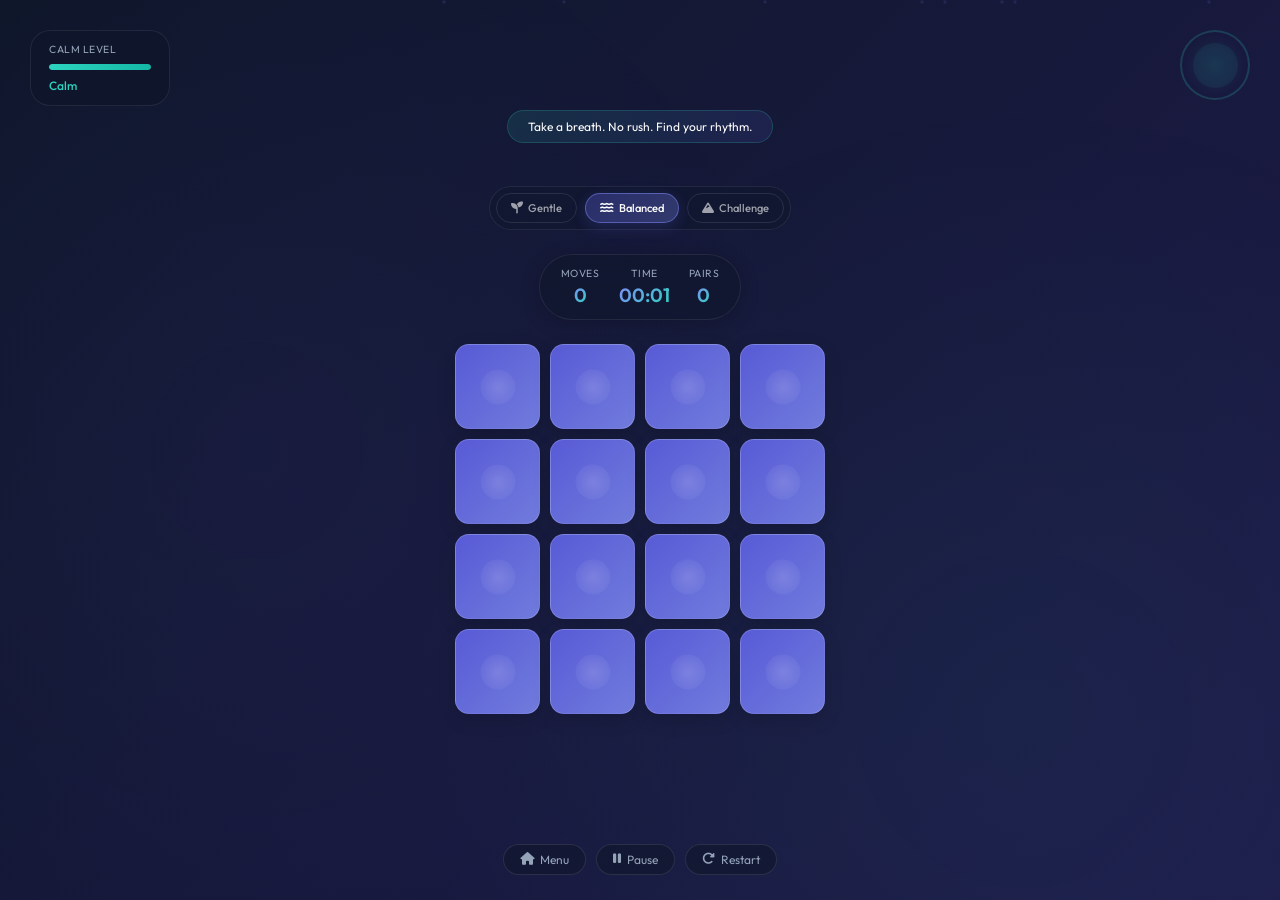
<file: templates/games/memory.html>
<!DOCTYPE html>
<html lang="en">
<head>
    <meta charset="UTF-8">
    <title>Zen Memory | Advanced Therapeutic Matching</title>
    <link href="https://fonts.googleapis.com/css2?family=Outfit:wght@300;400;500;600&display=swap" rel="stylesheet">
    <link rel="stylesheet" href="https://cdnjs.cloudflare.com/ajax/libs/font-awesome/6.4.0/css/all.min.css">
    
    <style>
        * { margin: 0; padding: 0; box-sizing: border-box; user-select: none; }
        
        body { 
            background: linear-gradient(135deg, #0f172a 0%, #1e1b4b 100%);
            min-height: 100vh;
            font-family: 'Outfit', sans-serif;
            display: flex;
            flex-direction: column;
            align-items: center;
            justify-content: center;
            color: white;
            overflow: hidden;
            position: relative;
        }

        /* Ambient Background Animation */
        .ambient-bg {
            position: fixed;
            top: 0; left: 0;
            width: 100%; height: 100%;
            background: radial-gradient(circle at 20% 50%, rgba(99, 102, 241, 0.05) 0%, transparent 50%),
                        radial-gradient(circle at 80% 80%, rgba(45, 212, 191, 0.05) 0%, transparent 50%);
            z-index: 0;
            animation: ambient-shift 15s ease-in-out infinite alternate;
            pointer-events: none;
        }

        @keyframes ambient-shift {
            0% { transform: scale(1) rotate(0deg); opacity: 0.5; }
            100% { transform: scale(1.1) rotate(3deg); opacity: 0.8; }
        }

        /* Floating Particles - Reduced for less distraction */
        .particle-container {
            position: fixed;
            top: 0; left: 0;
            width: 100%; height: 100%;
            z-index: 0;
            pointer-events: none;
            opacity: 0.3;
        }

        .floating-particle {
            position: absolute;
            width: 4px;
            height: 4px;
            border-radius: 50%;
            background: radial-gradient(circle, rgba(129, 140, 248, 0.6), transparent);
            animation: float-particle linear infinite;
        }

        @keyframes float-particle {
            0% {
                transform: translateY(100vh) translateX(0) scale(0);
                opacity: 0;
            }
            10% {
                opacity: 1;
            }
            90% {
                opacity: 1;
            }
            100% {
                transform: translateY(-100px) translateX(var(--drift)) scale(1);
                opacity: 0;
            }
        }

        /* Main Container */
        .game-container {
            position: relative;
            z-index: 1;
            display: flex;
            flex-direction: column;
            align-items: center;
            gap: 1.5rem;
            padding: 2rem;
            animation: fadeInUp 0.8s ease;
        }

        @keyframes fadeInUp {
            from { opacity: 0; transform: translateY(30px); }
            to { opacity: 1; transform: translateY(0); }
        }

        /* Breathing Indicator - Enhanced */
        .breathing-guide {
            position: fixed;
            top: 30px;
            right: 30px;
            width: 70px;
            height: 70px;
            border-radius: 50%;
            background: radial-gradient(circle, rgba(45, 212, 191, 0.2), transparent 70%);
            border: 2px solid rgba(45, 212, 191, 0.4);
            display: flex;
            align-items: center;
            justify-content: center;
            animation: breathe 6s ease-in-out infinite;
            cursor: help;
            transition: all 0.3s;
            opacity: 0.5;
            z-index: 20;
        }

        .breathing-guide:hover {
            opacity: 1;
            transform: scale(1.1);
        }

        .breathing-guide::after {
            content: '';
            width: 45px;
            height: 45px;
            border-radius: 50%;
            background: rgba(45, 212, 191, 0.15);
            animation: breathe-inner 6s ease-in-out infinite;
        }

        @keyframes breathe {
            0%, 100% { transform: scale(1); border-color: rgba(45, 212, 191, 0.4); box-shadow: 0 0 0 rgba(45, 212, 191, 0.4); }
            50% { transform: scale(1.25); border-color: rgba(99, 102, 241, 0.6); box-shadow: 0 0 20px rgba(99, 102, 241, 0.3); }
        }

        @keyframes breathe-inner {
            0%, 100% { transform: scale(1); opacity: 0.3; }
            50% { transform: scale(1.4); opacity: 0.1; }
        }

        .breath-tooltip {
            position: absolute;
            top: -45px;
            right: 0;
            background: rgba(15, 23, 42, 0.95);
            padding: 8px 14px;
            border-radius: 10px;
            font-size: 0.7rem;
            white-space: nowrap;
            opacity: 0;
            pointer-events: none;
            transition: opacity 0.3s;
            border: 1px solid rgba(45, 212, 191, 0.3);
        }

        .breathing-guide:hover .breath-tooltip {
            opacity: 1;
        }

        /* Breath Phase Indicator */
        .breath-phase {
            position: absolute;
            bottom: -30px;
            font-size: 0.65rem;
            color: #2dd4bf;
            font-weight: 500;
            opacity: 0;
            transition: opacity 0.5s;
        }

        .breathing-guide:hover .breath-phase {
            opacity: 1;
        }

        /* Stress Level Indicator */
        .stress-meter {
            position: fixed;
            top: 30px;
            left: 30px;
            background: rgba(15, 23, 42, 0.6);
            padding: 12px 18px;
            border-radius: 20px;
            backdrop-filter: blur(15px);
            border: 1px solid rgba(255, 255, 255, 0.08);
            display: flex;
            flex-direction: column;
            gap: 8px;
            z-index: 20;
            min-width: 140px;
        }

        .stress-label {
            font-size: 0.65rem;
            color: #94a3b8;
            text-transform: uppercase;
            letter-spacing: 0.5px;
        }

        .stress-bar-container {
            height: 6px;
            background: rgba(255, 255, 255, 0.1);
            border-radius: 10px;
            overflow: hidden;
        }

        .stress-bar {
            height: 100%;
            background: linear-gradient(90deg, #2dd4bf, #14b8a6);
            width: 100%;
            transition: width 0.5s ease, background 0.5s ease;
            border-radius: 10px;
        }

        .stress-bar.medium {
            background: linear-gradient(90deg, #fbbf24, #f59e0b);
        }

        .stress-bar.high {
            background: linear-gradient(90deg, #f87171, #ef4444);
        }

        .stress-text {
            font-size: 0.75rem;
            color: #2dd4bf;
            font-weight: 500;
            transition: color 0.5s ease;
        }

        /* Compact HUD */
        .hud {
            display: flex;
            gap: 1.2rem;
            background: rgba(15, 23, 42, 0.6);
            padding: 0.75rem 1.3rem;
            border-radius: 35px;
            backdrop-filter: blur(15px);
            border: 1px solid rgba(255, 255, 255, 0.08);
            box-shadow: 0 4px 20px rgba(0,0,0,0.2);
        }
        
        .stat {
            display: flex;
            flex-direction: column;
            align-items: center;
            gap: 3px;
        }
        
        .stat-label { 
            font-size: 0.65rem; 
            text-transform: uppercase; 
            color: #94a3b8; 
            letter-spacing: 0.5px;
            font-weight: 400;
        }
        
        .stat-value { 
            font-size: 1.2rem; 
            font-weight: 600; 
            background: linear-gradient(135deg, #818cf8, #2dd4bf);
            -webkit-background-clip: text;
            -webkit-text-fill-color: transparent;
        }

        /* Difficulty Selector - More Compact */
        .difficulty-selector {
            display: flex;
            gap: 8px;
            background: rgba(15, 23, 42, 0.5);
            padding: 6px;
            border-radius: 25px;
            border: 1px solid rgba(255, 255, 255, 0.08);
        }

        .difficulty-btn {
            background: transparent;
            border: 1px solid rgba(255, 255, 255, 0.1);
            color: rgba(255, 255, 255, 0.6);
            padding: 7px 14px;
            border-radius: 18px;
            font-size: 0.7rem;
            cursor: pointer;
            transition: all 0.3s;
            font-family: 'Outfit', sans-serif;
            font-weight: 500;
            display: flex;
            align-items: center;
            gap: 5px;
        }

        .difficulty-btn i {
            font-size: 0.75rem;
        }

        .difficulty-btn:hover {
            background: rgba(255, 255, 255, 0.08);
            color: white;
            transform: translateY(-1px);
        }

        .difficulty-btn.active {
            background: linear-gradient(135deg, rgba(99, 102, 241, 0.3), rgba(129, 140, 248, 0.3));
            border-color: rgba(129, 140, 248, 0.5);
            color: white;
            box-shadow: 0 4px 15px rgba(99, 102, 241, 0.2);
        }

        /* Grid - Adaptive Layout */
        .grid { 
            display: grid; 
            gap: 10px; 
            perspective: 1200px;
            transition: all 0.5s ease;
        }

        .grid.easy { grid-template-columns: repeat(3, 1fr); }
        .grid.medium { grid-template-columns: repeat(4, 1fr); }
        .grid.hard { grid-template-columns: repeat(5, 1fr); }

        /* Card 3D Flip - Enhanced */
        .card {
            width: 85px; 
            height: 85px;
            position: relative;
            transform-style: preserve-3d;
            transition: transform 0.5s cubic-bezier(0.34, 1.56, 0.64, 1);
            cursor: pointer;
        }

        .grid.easy .card { width: 95px; height: 95px; }
        .grid.hard .card { width: 70px; height: 70px; }

        .card:hover:not(.flipped):not(.matched) { 
            transform: translateY(-5px) scale(1.05);
            transition: transform 0.2s;
        }

        .card:active { 
            transform: scale(0.95); 
            transition: 0.1s; 
        }

        .card.flipped { 
            transform: rotateY(180deg); 
        }

        /* Gentle shake on mismatch */
        .card.shake {
            animation: shake 0.4s;
        }

        @keyframes shake {
            0%, 100% { transform: rotateY(0deg) translateX(0); }
            25% { transform: rotateY(0deg) translateX(-5px); }
            75% { transform: rotateY(0deg) translateX(5px); }
        }

        /* Card glow on match */
        .card.matched {
            animation: matchGlow 1s ease-out;
        }

        @keyframes matchGlow {
            0%, 100% { filter: brightness(1); }
            50% { filter: brightness(1.3) drop-shadow(0 0 20px rgba(45, 212, 191, 0.6)); }
        }

        /* Front and Back Faces */
        .face {
            position: absolute;
            width: 100%; height: 100%;
            backface-visibility: hidden;
            border-radius: 14px;
            display: flex; 
            justify-content: center; 
            align-items: center;
            font-size: 2.3rem;
            box-shadow: 0 6px 18px rgba(0,0,0,0.15);
            transition: all 0.3s;
        }

        .grid.hard .face {
            font-size: 1.8rem;
            border-radius: 12px;
        }

        /* Card Back - Enhanced gradient */
        .face-back {
            background: linear-gradient(135deg, rgba(99, 102, 241, 0.85), rgba(129, 140, 248, 0.85));
            border: 1px solid rgba(255,255,255,0.15);
            position: relative;
            overflow: hidden;
        }

        .face-back::before {
            content: '';
            position: absolute;
            top: 50%;
            left: 50%;
            transform: translate(-50%, -50%);
            width: 35px;
            height: 35px;
            border-radius: 50%;
            background: radial-gradient(circle, rgba(255, 255, 255, 0.15), transparent);
            animation: cardPulse 3s ease-in-out infinite;
        }

        @keyframes cardPulse {
            0%, 100% { transform: translate(-50%, -50%) scale(1); opacity: 0.15; }
            50% { transform: translate(-50%, -50%) scale(1.2); opacity: 0.25; }
        }

        /* Card Front */
        .face-front {
            background: linear-gradient(135deg, #ffffff, #f1f5f9);
            color: #0f172a;
            transform: rotateY(180deg);
            border: 1px solid rgba(100, 116, 139, 0.1);
        }

        /* Matched State */
        .card.matched .face-front {
            background: linear-gradient(135deg, #14b8a6, #2dd4bf);
            color: white;
            box-shadow: 0 0 30px rgba(20, 184, 166, 0.4);
            animation: match-pulse 1s ease-out;
        }

        @keyframes match-pulse {
            0% { transform: rotateY(180deg) scale(1); }
            50% { transform: rotateY(180deg) scale(1.15); }
            100% { transform: rotateY(180deg) scale(1); }
        }

        /* Victory Modal - Refined */
        .modal {
            position: fixed; 
            inset: 0;
            background: rgba(15, 23, 42, 0.96);
            backdrop-filter: blur(15px);
            display: flex; 
            justify-content: center; 
            align-items: center;
            opacity: 0; 
            pointer-events: none; 
            transition: opacity 0.5s;
            z-index: 100;
        }
        
        .modal.visible { 
            opacity: 1; 
            pointer-events: all; 
        }
        
        .modal-content {
            background: linear-gradient(135deg, #1e293b 0%, #0f172a 100%);
            padding: 2rem 2.5rem; 
            border-radius: 20px;
            text-align: center; 
            border: 1px solid rgba(129, 140, 248, 0.2);
            box-shadow: 0 20px 60px rgba(0,0,0,0.5);
            transform: translateY(30px) scale(0.9); 
            transition: all 0.5s cubic-bezier(0.34, 1.56, 0.64, 1);
            max-width: 380px;
        }
        
        .modal.visible .modal-content { 
            transform: translateY(0) scale(1); 
        }

        .modal h1 {
            font-size: 3rem;
            margin-bottom: 0.5rem;
            animation: celebration 1.5s ease-in-out infinite;
        }

        @keyframes celebration {
            0%, 100% { transform: scale(1) rotate(0deg); }
            25% { transform: scale(1.1) rotate(-5deg); }
            75% { transform: scale(1.1) rotate(5deg); }
        }

        .modal h2 {
            font-size: 1.6rem;
            margin-bottom: 0.5rem;
            background: linear-gradient(135deg, #818cf8, #2dd4bf);
            -webkit-background-clip: text;
            -webkit-text-fill-color: transparent;
        }

        .modal-stats {
            display: flex;
            gap: 1.5rem;
            justify-content: center;
            margin: 1.2rem 0;
            padding: 0.8rem;
            background: rgba(255, 255, 255, 0.03);
            border-radius: 12px;
        }

        .modal-stat {
            display: flex;
            flex-direction: column;
            align-items: center;
            gap: 3px;
        }

        .modal-stat-label {
            font-size: 0.65rem;
            color: #94a3b8;
            text-transform: uppercase;
        }

        .modal-stat-value {
            font-size: 1.3rem;
            font-weight: 600;
            color: #2dd4bf;
        }

        .performance-badge {
            display: inline-block;
            padding: 6px 16px;
            background: linear-gradient(135deg, rgba(45, 212, 191, 0.2), rgba(99, 102, 241, 0.2));
            border: 1px solid rgba(45, 212, 191, 0.3);
            border-radius: 20px;
            font-size: 0.75rem;
            color: #2dd4bf;
            margin: 0.8rem 0;
            font-weight: 500;
        }

        .encouragement {
            font-size: 0.85rem;
            color: #94a3b8;
            margin: 0.8rem 0;
            font-style: italic;
            line-height: 1.6;
        }

        .btn-reset {
            background: linear-gradient(135deg, #6366f1, #818cf8);
            color: white; 
            border: none;
            padding: 11px 28px; 
            border-radius: 12px; 
            font-size: 0.9rem;
            font-weight: 500;
            cursor: pointer; 
            margin-top: 0.8rem; 
            transition: all 0.3s;
            box-shadow: 0 4px 15px rgba(99, 102, 241, 0.3);
            font-family: 'Outfit', sans-serif;
        }
        
        .btn-reset:hover { 
            background: linear-gradient(135deg, #4f46e5, #6366f1);
            transform: translateY(-2px);
            box-shadow: 0 6px 20px rgba(99, 102, 241, 0.4);
        }

        .btn-reset:active {
            transform: translateY(0);
        }

        /* Controls - Refined */
        .controls { 
            position: fixed; 
            bottom: 25px;
            left: 50%;
            transform: translateX(-50%);
            display: flex;
            gap: 10px;
            z-index: 20;
        }
        
        .btn-control { 
            color: #94a3b8; 
            text-decoration: none; 
            border: 1px solid rgba(255,255,255,0.1); 
            padding: 7px 16px; 
            border-radius: 18px; 
            font-size: 0.75rem; 
            transition: all 0.3s;
            background: rgba(15, 23, 42, 0.6);
            backdrop-filter: blur(10px);
            cursor: pointer;
            font-family: 'Outfit', sans-serif;
            font-weight: 400;
            display: flex;
            align-items: center;
            gap: 6px;
        }
        
        .btn-control i {
            font-size: 0.8rem;
        }

        .btn-control:hover { 
            background: rgba(255,255,255,0.08); 
            color: white;
            border-color: rgba(129, 140, 248, 0.3);
            transform: translateY(-2px);
        }

        .btn-control:active {
            transform: translateY(0);
        }

        /* Encouragement Messages - Smaller */
        .encouragement-banner {
            position: fixed;
            top: 110px;
            left: 50%;
            transform: translateX(-50%);
            background: linear-gradient(135deg, rgba(45, 212, 191, 0.12), rgba(99, 102, 241, 0.12));
            backdrop-filter: blur(15px);
            border: 1px solid rgba(45, 212, 191, 0.2);
            padding: 8px 20px;
            border-radius: 18px;
            font-size: 0.75rem;
            color: white;
            opacity: 0;
            pointer-events: none;
            transition: all 0.5s cubic-bezier(0.34, 1.56, 0.64, 1);
            z-index: 50;
            max-width: 350px;
            text-align: center;
        }

        .encouragement-banner.show {
            opacity: 1;
            transform: translateX(-50%) translateY(0);
        }

        /* Pause Overlay - Refined */
        .pause-overlay {
            position: fixed;
            inset: 0;
            background: rgba(15, 23, 42, 0.96);
            backdrop-filter: blur(15px);
            display: flex;
            flex-direction: column;
            justify-content: center;
            align-items: center;
            opacity: 0;
            pointer-events: none;
            transition: opacity 0.5s;
            z-index: 90;
        }

        .pause-overlay.visible {
            opacity: 1;
            pointer-events: all;
        }

        .pause-content {
            text-align: center;
            max-width: 450px;
            padding: 2rem;
        }

        .pause-content h2 {
            font-size: 1.8rem;
            margin-bottom: 1rem;
            background: linear-gradient(135deg, #818cf8, #2dd4bf);
            -webkit-background-clip: text;
            -webkit-text-fill-color: transparent;
        }

        .pause-content p {
            color: #94a3b8;
            line-height: 1.8;
            margin-bottom: 1.5rem;
            font-size: 0.9rem;
        }

        /* Achievement Toast */
        .achievement-toast {
            position: fixed;
            top: -100px;
            right: 30px;
            background: linear-gradient(135deg, rgba(244, 114, 182, 0.9), rgba(167, 139, 250, 0.9));
            padding: 12px 20px;
            border-radius: 12px;
            backdrop-filter: blur(10px);
            transition: all 0.5s cubic-bezier(0.68, -0.55, 0.265, 1.55);
            display: flex;
            align-items: center;
            gap: 10px;
            z-index: 150;
            box-shadow: 0 10px 30px rgba(0, 0, 0, 0.3);
        }

        .achievement-toast.show {
            top: 30px;
        }

        .achievement-icon {
            font-size: 1.5rem;
        }

        .achievement-text {
            color: white;
            font-weight: 600;
            font-size: 0.8rem;
        }

        /* Combo Counter */
        .combo-display {
            position: fixed;
            top: 50%;
            left: 50%;
            transform: translate(-50%, -50%) scale(0);
            font-size: 4rem;
            font-weight: 700;
            color: #2dd4bf;
            text-shadow: 0 0 20px rgba(45, 212, 191, 0.6);
            opacity: 0;
            pointer-events: none;
            z-index: 80;
            transition: all 0.3s cubic-bezier(0.34, 1.56, 0.64, 1);
        }

        .combo-display.show {
            transform: translate(-50%, -50%) scale(1);
            opacity: 1;
        }

        /* Responsive */
        @media (max-width: 768px) {
            .card { width: 65px; height: 65px; }
            .grid.easy .card { width: 75px; height: 75px; }
            .grid.hard .card { width: 55px; height: 55px; }
            .breathing-guide { top: 15px; right: 15px; width: 55px; height: 55px; }
            .stress-meter { top: 15px; left: 15px; }
            .face { font-size: 1.8rem; }
            .grid.hard .face { font-size: 1.5rem; }
        }

    </style>
</head>
<body>
    <div class="ambient-bg"></div>

    
    <div class="particle-container" id="particleContainer"></div>

    
    <div class="stress-meter">
        <div class="stress-label">Calm Level</div>
        <div class="stress-bar-container">
            <div class="stress-bar" id="stressBar"></div>
        </div>
        <div class="stress-text" id="stressText">Relaxed</div>
    </div>

    
    <div class="breathing-guide" title="Breathe with the circle">
        <div class="breath-tooltip">Follow the rhythm</div>
        <div class="breath-phase" id="breathPhase">Breathe In</div>
    </div>

    
    <div class="encouragement-banner" id="encouragement"></div>

    
    <div class="combo-display" id="comboDisplay"></div>

    
    <div class="achievement-toast" id="achievementToast">
        <div class="achievement-icon">🏆</div>
        <div class="achievement-text" id="achievementText"></div>
    </div>

    <div class="game-container">
        
        <div class="difficulty-selector">
            <button class="difficulty-btn" data-level="easy" onclick="setDifficulty('easy')">
                <i class="fa-solid fa-seedling"></i> Gentle
            </button>
            <button class="difficulty-btn active" data-level="medium" onclick="setDifficulty('medium')">
                <i class="fa-solid fa-water"></i> Balanced
            </button>
            <button class="difficulty-btn" data-level="hard" onclick="setDifficulty('hard')">
                <i class="fa-solid fa-mountain"></i> Challenge
            </button>
        </div>

        
        <div class="hud">
            <div class="stat">
                <span class="stat-label">Moves</span>
                <span class="stat-value" id="move-count">0</span>
            </div>
            <div class="stat">
                <span class="stat-label">Time</span>
                <span class="stat-value" id="time-count">00:00</span>
            </div>
            <div class="stat">
                <span class="stat-label">Pairs</span>
                <span class="stat-value" id="match-count">0</span>
            </div>
        </div>

        
        <div class="grid medium" id="grid"></div>
    </div>

    
    <div class="controls">
        <a href="/games" class="btn-control">
            <i class="fa-solid fa-home"></i> Menu
        </a>
        <button onclick="togglePause()" class="btn-control" id="pauseBtn">
            <i class="fa-solid fa-pause"></i> Pause
        </button>
        <button onclick="restartGame()" class="btn-control">
            <i class="fa-solid fa-rotate-right"></i> Restart
        </button>
    </div>

    
    <div class="pause-overlay" id="pauseOverlay">
        <div class="pause-content">
            <h2>Mindful Pause ⏸️</h2>
            <p>Take a moment to breathe deeply. Notice your thoughts without judgment. Your progress is saved. Continue when you feel ready.</p>
            <button class="btn-reset" onclick="togglePause()">
                <i class="fa-solid fa-play"></i> Continue
            </button>
        </div>
    </div>

    
    <div class="modal" id="victory-modal">
        <div class="modal-content">
            <h1>🌸</h1>
            <h2>Mindful Completion</h2>
            <div class="performance-badge" id="performanceBadge">Perfect Focus</div>
            <div class="modal-stats">
                <div class="modal-stat">
                    <span class="modal-stat-label">Moves</span>
                    <span class="modal-stat-value" id="final-moves">0</span>
                </div>
                <div class="modal-stat">
                    <span class="modal-stat-label">Time</span>
                    <span class="modal-stat-value" id="final-time">0:00</span>
                </div>
                <div class="modal-stat">
                    <span class="modal-stat-label">Accuracy</span>
                    <span class="modal-stat-value" id="final-accuracy">0%</span>
                </div>
            </div>
            <p class="encouragement" id="final-encouragement">You maintained focus and found clarity.</p>
            <button class="btn-reset" onclick="restartGame()">
                <i class="fa-solid fa-rotate-right"></i> Play Again
            </button>
        </div>
    </div>

    <script>
        const grid = document.getElementById('grid');
        const moveEl = document.getElementById('move-count');
        const timeEl = document.getElementById('time-count');
        const matchEl = document.getElementById('match-count');
        const modal = document.getElementById('victory-modal');
        const finalMoves = document.getElementById('final-moves');
        const finalTime = document.getElementById('final-time');
        const finalAccuracy = document.getElementById('final-accuracy');
        const encouragementEl = document.getElementById('encouragement');
        const pauseOverlay = document.getElementById('pauseOverlay');
        const pauseBtn = document.getElementById('pauseBtn');
        const stressBar = document.getElementById('stressBar');
        const stressText = document.getElementById('stressText');
        const breathPhase = document.getElementById('breathPhase');
        const comboDisplay = document.getElementById('comboDisplay');
        const achievementToast = document.getElementById('achievementToast');
        const achievementText = document.getElementById('achievementText');
        const performanceBadge = document.getElementById('performanceBadge');

        // Therapeutic emoji sets - carefully chosen for positive associations
        const emojiSets = {
            easy: ['🌙', '🌙', '⭐', '⭐', '🌊', '🌊', '🌸', '🌸', '🍃', '🍃'],
            medium: ['🌙', '🌙', '⭐', '⭐', '🌊', '🌊', '🌸', '🌸', '🍃', '🍃', '🐚', '🐚', '🦋', '🦋', '🌺', '🌺'],
            hard: ['🌙', '🌙', '⭐', '⭐', '🌊', '🌊', '🌸', '🌸', '🍃', '🍃', '🐚', '🐚', '🦋', '🦋', '🌺', '🌺', '🪷', '🪷', '🕊️', '🕊️', '🌿', '🌿', '🍄', '🍄', '🌵', '🌵']
        };

        // Enhanced encouragement system
        const encouragements = {
            firstMatch: ["Great awareness!", "You're focused!", "Beautiful connection", "Well noticed!"],
            combo: ["Perfect rhythm!", "Excellent flow!", "You're in sync!", "Amazing focus!"],
            halfwayMatch: ["Halfway there!", "Wonderful progress", "Keep this pace", "You're doing great"],
            almostDone: ["Almost complete!", "Nearly there!", "Final stretch!", "One more pair"],
            victory: {
                excellent: "Exceptional focus! You found flow effortlessly.",
                good: "Beautiful mindfulness. You stayed present throughout.",
                moderate: "Wonderful patience. You persisted with calm.",
                learning: "Growth mindset achieved. Each attempt builds mastery."
            }
        };

        // Achievement system
        const achievements = {
            firstMatch: { unlocked: false, name: "First Connection", icon: "🌱" },
            perfectGame: { unlocked: false, name: "Perfect Memory", icon: "🎯" },
            speedRun: { unlocked: false, name: "Quick Thinker", icon: "⚡" },
            patient: { unlocked: false, name: "Patient Mind", icon: "🧘" },
            combo3: { unlocked: false, name: "Triple Match", icon: "🔥" },
            calm: { unlocked: false, name: "Stress-Free", icon: "😌" }
        };
        
        let cards = [];
        let selected = [];
        let matchedCount = 0;
        let totalPairs = 0;
        let moves = 0;
        let timer = null;
        let seconds = 0;
        let isProcessing = false;
        let isPaused = false;
        let currentDifficulty = 'medium';
        let stressLevel = 100; // 0 = stressed, 100 = calm
        let consecutiveMatches = 0;
        let perfectMatches = 0;
        let totalAttempts = 0;

        // Breathing cycle tracker
        let breathCycle = 0;
        setInterval(() => {
            breathCycle++;
            const phase = breathCycle % 12;
            if (phase < 4) {
                breathPhase.textContent = 'Breathe In';
            } else if (phase < 6) {
                breathPhase.textContent = 'Hold';
            } else if (phase < 10) {
                breathPhase.textContent = 'Breathe Out';
            } else {
                breathPhase.textContent = 'Hold';
            }
        }, 500);

        // Audio Engine - Refined therapeutic sounds
        const audioCtx = new (window.AudioContext || window.webkitAudioContext)();

        function playSound(type) {
            if (audioCtx.state === 'suspended') audioCtx.resume();
            const osc = audioCtx.createOscillator();
            const gain = audioCtx.createGain();
            osc.connect(gain);
            gain.connect(audioCtx.destination);

            if (type === 'flip') {
                osc.type = 'sine';
                osc.frequency.setValueAtTime(440, audioCtx.currentTime);
                osc.frequency.exponentialRampToValueAtTime(550, audioCtx.currentTime + 0.12);
                gain.gain.setValueAtTime(0.05, audioCtx.currentTime);
                gain.gain.linearRampToValueAtTime(0, audioCtx.currentTime + 0.12);
                osc.start(); osc.stop(audioCtx.currentTime + 0.12);
            } 
            else if (type === 'match') {
                // Harmonic match sound
                [523.25, 659.25].forEach((freq, i) => {
                    const o = audioCtx.createOscillator();
                    const g = audioCtx.createGain();
                    o.connect(g);
                    g.connect(audioCtx.destination);
                    o.type = 'sine';
                    o.frequency.setValueAtTime(freq, audioCtx.currentTime);
                    g.gain.setValueAtTime(0.07, audioCtx.currentTime);
                    g.gain.linearRampToValueAtTime(0, audioCtx.currentTime + 0.5);
                    o.start(); o.stop(audioCtx.currentTime + 0.5);
                });
            }
            else if (type === 'victory') {
                // Peaceful ascending arpeggio
                const notes = [523.25, 659.25, 783.99, 1046.50];
                notes.forEach((freq, i) => {
                    const o = audioCtx.createOscillator();
                    const g = audioCtx.createGain();
                    o.connect(g);
                    g.connect(audioCtx.destination);
                    o.type = 'sine';
                    o.frequency.setValueAtTime(freq, audioCtx.currentTime + i * 0.15);
                    g.gain.setValueAtTime(0.08, audioCtx.currentTime + i * 0.15);
                    g.gain.linearRampToValueAtTime(0, audioCtx.currentTime + i * 0.15 + 0.6);
                    o.start(audioCtx.currentTime + i * 0.15);
                    o.stop(audioCtx.currentTime + i * 0.15 + 0.6);
                });
            }
        }

        // Stress level management
        function updateStressLevel(change) {
            stressLevel = Math.max(0, Math.min(100, stressLevel + change));
            stressBar.style.width = stressLevel + '%';
            
            if (stressLevel > 70) {
                stressBar.className = 'stress-bar';
                stressText.textContent = 'Calm';
                stressText.style.color = '#2dd4bf';
            } else if (stressLevel > 40) {
                stressBar.className = 'stress-bar medium';
                stressText.textContent = 'Focused';
                stressText.style.color = '#fbbf24';
            } else {
                stressBar.className = 'stress-bar high';
                stressText.textContent = 'Tense';
                stressText.style.color = '#f87171';
            }

            // Achievement: Stay calm
            if (stressLevel > 80 && matchedCount > totalPairs * 0.5) {
                unlockAchievement('calm');
            }
        }

        // Encouragement system
        let lastEncouragementTime = 0;
        const ENCOURAGEMENT_COOLDOWN = 6000;

        function showEncouragement(message) {
            const now = Date.now();
            if (now - lastEncouragementTime < ENCOURAGEMENT_COOLDOWN) return;
            
            lastEncouragementTime = now;
            encouragementEl.textContent = message;
            encouragementEl.classList.add('show');
            
            setTimeout(() => {
                encouragementEl.classList.remove('show');
            }, 2500);
        }

        function getRandomEncouragement(category) {
            const messages = encouragements[category];
            return messages[Math.floor(Math.random() * messages.length)];
        }

        // Achievement system
        function unlockAchievement(id) {
            if (achievements[id] && !achievements[id].unlocked) {
                achievements[id].unlocked = true;
                
                achievementText.innerHTML = `<strong>${achievements[id].name}</strong>`;
                achievementToast.querySelector('.achievement-icon').textContent = achievements[id].icon;
                achievementToast.classList.add('show');
                
                setTimeout(() => {
                    achievementToast.classList.remove('show');
                }, 3500);
            }
        }

        // Combo system
        function showCombo(count) {
            if (count >= 3) {
                comboDisplay.textContent = `${count}x Combo!`;
                comboDisplay.classList.add('show');
                
                setTimeout(() => {
                    comboDisplay.classList.remove('show');
                }, 1500);

                if (count >= 3 && !achievements.combo3.unlocked) {
                    unlockAchievement('combo3');
                }
            }
        }

        // Floating particles
        function createParticles() {
            const container = document.getElementById('particleContainer');
            for (let i = 0; i < 8; i++) {
                const particle = document.createElement('div');
                particle.className = 'floating-particle';
                particle.style.left = Math.random() * 100 + '%';
                particle.style.animationDuration = (15 + Math.random() * 10) + 's';
                particle.style.animationDelay = Math.random() * 5 + 's';
                particle.style.setProperty('--drift', (Math.random() - 0.5) * 200 + 'px');
                container.appendChild(particle);
            }
        }

        // Timer functions
        function formatTime(s) {
            const mins = Math.floor(s / 60).toString().padStart(2, '0');
            const secs = (s % 60).toString().padStart(2, '0');
            return `${mins}:${secs}`;
        }

        function startTimer() {
            if (timer) clearInterval(timer);
            seconds = 0;
            timeEl.innerText = "00:00";
            timer = setInterval(() => {
                if (!isPaused) {
                    seconds++;
                    timeEl.innerText = formatTime(seconds);
                    
                    // Gradual stress increase over time (cognitive load)
                    if (seconds % 10 === 0) {
                        updateStressLevel(-2);
                    }
                }
            }, 1000);
        }

        function setDifficulty(level) {
            currentDifficulty = level;
            
            document.querySelectorAll('.difficulty-btn').forEach(btn => {
                btn.classList.remove('active');
                if (btn.dataset.level === level) {
                    btn.classList.add('active');
                }
            });
            
            grid.className = `grid ${level}`;
            restartGame();
        }

        function init() {
            grid.innerHTML = '';
            cards = [];
            selected = [];
            matchedCount = 0;
            moves = 0;
            consecutiveMatches = 0;
            perfectMatches = 0;
            totalAttempts = 0;
            moveEl.innerText = '0';
            matchEl.innerText = '0';
            isProcessing = false;
            isPaused = false;
            stressLevel = 100;
            updateStressLevel(0);
            modal.classList.remove('visible');
            pauseOverlay.classList.remove('visible');
            pauseBtn.innerHTML = '<i class="fa-solid fa-pause"></i> Pause';
            
            const emojis = emojiSets[currentDifficulty];
            totalPairs = emojis.length / 2;
            
            const shuffled = [...emojis].sort(() => 0.5 - Math.random());

            shuffled.forEach(emoji => {
                const card = document.createElement('div');
                card.classList.add('card');
                
                card.innerHTML = `
                    <div class="face face-front">${emoji}</div>
                    <div class="face face-back"></div>
                `;

                card.addEventListener('click', () => flip(card));
                grid.appendChild(card);
                cards.push(card);
            });

            startTimer();
            
            setTimeout(() => {
                showEncouragement("Take a breath. No rush. Find your rhythm.");
            }, 1200);
        }

        function flip(card) {
            if (isPaused || isProcessing || card.classList.contains('flipped') || card.classList.contains('matched')) return;

            playSound('flip');
            card.classList.add('flipped');
            selected.push(card);

            if (selected.length === 2) {
                isProcessing = true;
                moves++;
                totalAttempts++;
                moveEl.innerText = moves;
                setTimeout(check, 600);
            }
        }

        function check() {
            const [c1, c2] = selected;
            const t1 = c1.querySelector('.face-front').innerText;
            const t2 = c2.querySelector('.face-front').innerText;

            if (t1 === t2) {
                // Match found!
                playSound('match');
                c1.classList.add('matched');
                c2.classList.add('matched');
                matchedCount += 2;
                perfectMatches++;
                consecutiveMatches++;
                
                const matchesMade = matchedCount / 2;
                matchEl.innerText = matchesMade;
                
                // Stress relief on match
                updateStressLevel(8);
                
                // Show combo
                showCombo(consecutiveMatches);
                
                // Milestone encouragements
                if (matchesMade === 1) {
                    showEncouragement(getRandomEncouragement('firstMatch'));
                    unlockAchievement('firstMatch');
                } else if (consecutiveMatches >= 2) {
                    showEncouragement(getRandomEncouragement('combo'));
                } else if (matchesMade === Math.floor(totalPairs / 2)) {
                    showEncouragement(getRandomEncouragement('halfwayMatch'));
                } else if (matchesMade === totalPairs - 1) {
                    showEncouragement(getRandomEncouragement('almostDone'));
                }
                
                if (matchedCount === emojiSets[currentDifficulty].length) {
                    gameWin();
                }
            } else {
                // No match
                consecutiveMatches = 0;
                c1.classList.add('shake');
                c2.classList.add('shake');
                
                // Minor stress increase on mismatch
                updateStressLevel(-5);
                
                setTimeout(() => {
                    c1.classList.remove('flipped', 'shake');
                    c2.classList.remove('flipped', 'shake');
                }, 450);
            }
            
            selected = [];
            isProcessing = false;
        }

        function gameWin() {
            clearInterval(timer);
            playSound('victory');
            
            finalMoves.innerText = moves;
            finalTime.innerText = formatTime(seconds);
            
            // Calculate accuracy
            const accuracy = Math.round((perfectMatches / totalAttempts) * 100);
            finalAccuracy.innerText = accuracy + '%';
            
            // Performance evaluation
            const efficiency = moves / totalPairs;
            let badge, message;
            
            if (efficiency <= 1.2 && accuracy >= 90) {
                badge = "🏆 Master Focus";
                message = encouragements.victory.excellent;
                unlockAchievement('perfectGame');
            } else if (efficiency <= 2.0 && accuracy >= 75) {
                badge = "⭐ Great Focus";
                message = encouragements.victory.good;
            } else if (efficiency <= 3.0) {
                badge = "🌟 Solid Practice";
                message = encouragements.victory.moderate;
            } else {
                badge = "🌱 Learning Journey";
                message = encouragements.victory.learning;
            }

            // Speed achievement
            if (seconds < totalPairs * 3) {
                unlockAchievement('speedRun');
            }

            // Patience achievement
            if (seconds > totalPairs * 8 && accuracy > 70) {
                unlockAchievement('patient');
            }
            
            performanceBadge.textContent = badge;
            document.getElementById('final-encouragement').textContent = message;
            
            setTimeout(() => {
                modal.classList.add('visible');
            }, 900);
        }

        function togglePause() {
            isPaused = !isPaused;
            
            if (isPaused) {
                pauseOverlay.classList.add('visible');
                pauseBtn.innerHTML = '<i class="fa-solid fa-play"></i> Resume';
            } else {
                pauseOverlay.classList.remove('visible');
                pauseBtn.innerHTML = '<i class="fa-solid fa-pause"></i> Pause';
            }
        }

        function restartGame() {
            // Reset achievements for new game
            Object.keys(achievements).forEach(key => {
                if (key !== 'firstMatch') { // Keep first match unlocked
                    achievements[key].unlocked = false;
                }
            });
            init();
        }

        // Keyboard shortcuts
        document.addEventListener('keydown', (e) => {
            if (e.key === 'Escape' || e.key === ' ') {
                e.preventDefault();
                togglePause();
            } else if (e.key === 'r' || e.key === 'R') {
                e.preventDefault();
                restartGame();
            }
        });

        // Initialize
        createParticles();
        init();
    </script>
</body>
</html>
</file>
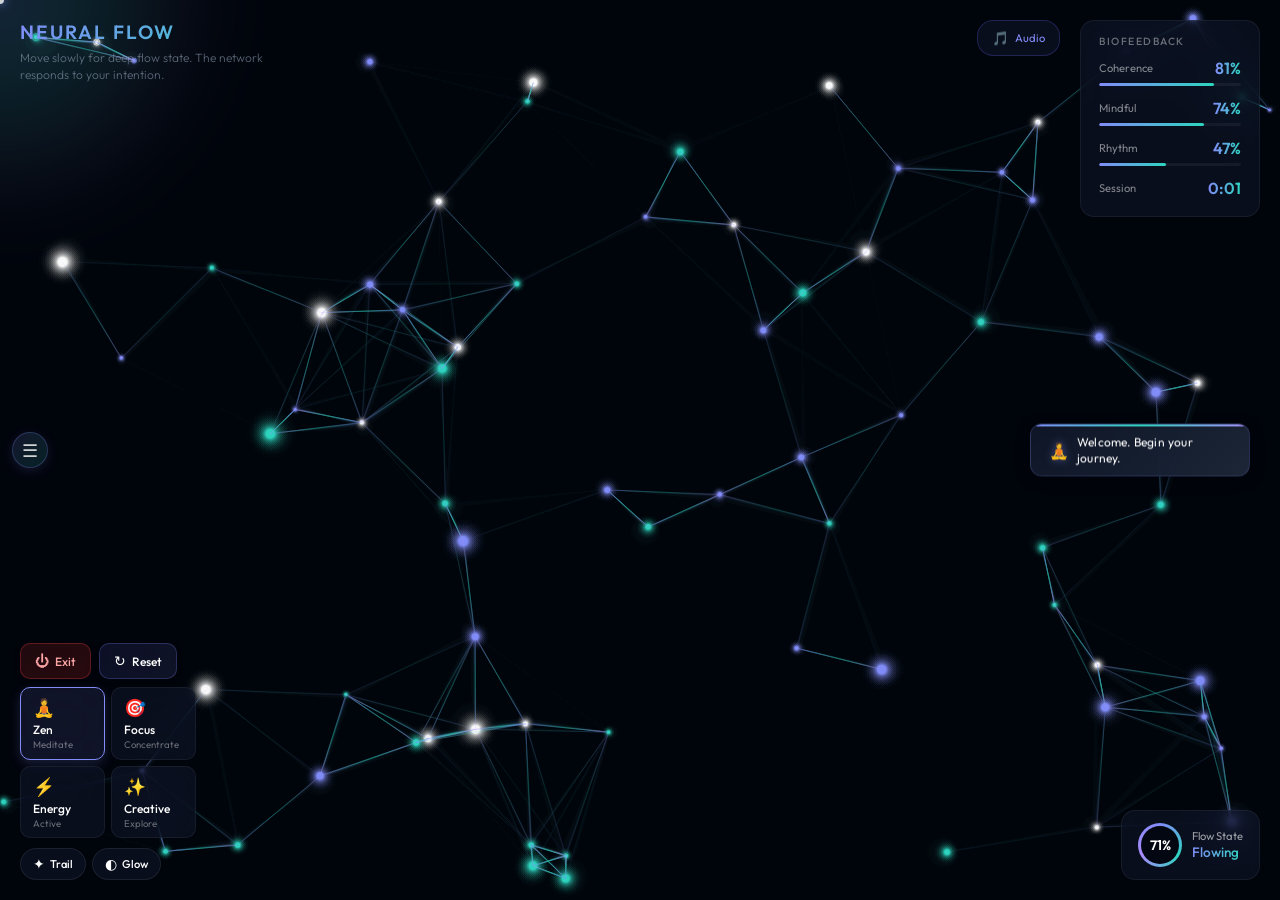
<file: templates/games/particle.html>
<!DOCTYPE html>
<html lang="en">
<head>
    <meta charset="UTF-8">
    <meta name="viewport" content="width=device-width, initial-scale=1.0">
    <title>Neural Flow | MindFuel</title>
    <link href="https://fonts.googleapis.com/css2?family=Outfit:wght@300;400;500;600&display=swap" rel="stylesheet">
    <style>
        :root {
            --primary: #818cf8;
            --secondary: #2dd4bf;
            --tertiary: #a78bfa;
            --accent: #ec4899;
            --bg-deep: #030712;
            --bg-layer: rgba(15, 23, 42, 0.6);
        }

        * { 
            margin: 0; 
            padding: 0; 
            box-sizing: border-box; 
        }
        
        body { 
            background: var(--bg-deep);
            overflow: hidden; 
            font-family: 'Outfit', sans-serif;
            cursor: none;
            position: relative;
        }

        /* Background ambient gradient */
        .ambient-bg {
            position: fixed;
            top: 0; left: 0;
            width: 100%; height: 100%;
            background: radial-gradient(circle at 20% 50%, rgba(129, 140, 248, 0.03) 0%, transparent 50%),
                        radial-gradient(circle at 80% 80%, rgba(45, 212, 191, 0.03) 0%, transparent 50%);
            z-index: 0;
            animation: ambient-shift 20s ease-in-out infinite alternate;
        }

        @keyframes ambient-shift {
            0% { transform: scale(1) rotate(0deg); }
            100% { transform: scale(1.1) rotate(5deg); }
        }

        canvas { 
            display: block; 
            position: absolute; 
            top: 0; left: 0; 
            z-index: 1;
        }

        /* Advanced Cursor System with Particle Trail */
        .cursor-light {
            position: absolute;
            width: 400px; 
            height: 400px;
            background: radial-gradient(
                circle, 
                rgba(129, 140, 248, 0.25) 0%, 
                rgba(45, 212, 191, 0.15) 30%,
                rgba(167, 139, 250, 0.08) 60%,
                transparent 80%
            );
            border-radius: 50%;
            pointer-events: none;
            transform: translate(-50%, -50%);
            z-index: 3;
            transition: width 0.4s cubic-bezier(0.4, 0, 0.2, 1), 
                        height 0.4s cubic-bezier(0.4, 0, 0.2, 1),
                        opacity 0.3s ease;
            mix-blend-mode: screen;
            filter: blur(40px);
        }

        .cursor-light.focused {
            width: 600px;
            height: 600px;
            opacity: 0.9;
        }

        .cursor-light.agitated {
            width: 300px;
            height: 300px;
            opacity: 0.5;
        }

        .cursor-core {
            position: absolute;
            width: 8px;
            height: 8px;
            background: rgba(255, 255, 255, 0.8);
            border-radius: 50%;
            pointer-events: none;
            transform: translate(-50%, -50%);
            z-index: 4;
            box-shadow: 0 0 10px rgba(129, 140, 248, 0.8);
            transition: transform 0.1s ease;
        }

        /* UI Container - Intelligent auto-hide system */
        .ui-container {
            position: fixed;
            top: 0;
            left: 0;
            right: 0;
            bottom: 0;
            z-index: 100;
            pointer-events: none;
            transition: opacity 0.6s ease;
        }

        .ui-container.hidden {
            opacity: 0;
        }

        .ui-container > * {
            pointer-events: auto;
        }

        /* HUD System - Minimal */
        .hud {
            position: absolute;
            top: 20px; 
            left: 20px;
            z-index: 10;
            color: rgba(255, 255, 255, 0.9);
            pointer-events: none; 
            max-width: 280px;
            transition: all 0.6s ease;
        }

        .ui-container.hidden .hud {
            transform: translateY(-120%);
            opacity: 0;
        }

        .hud-title {
            font-weight: 600; 
            font-size: 1.2rem; 
            letter-spacing: 2px; 
            margin-bottom: 6px;
            background: linear-gradient(135deg, #818cf8 0%, #2dd4bf 50%, #a78bfa 100%);
            background-size: 200% 200%;
            -webkit-background-clip: text; 
            -webkit-text-fill-color: transparent;
            animation: gradient-flow 6s ease infinite;
        }

        @keyframes gradient-flow {
            0%, 100% { background-position: 0% 50%; }
            50% { background-position: 100% 50%; }
        }

        .hud-subtitle { 
            font-size: 0.75rem; 
            color: #94a3b8; 
            line-height: 1.4;
            font-weight: 300;
            opacity: 0.6;
        }

        /* Biofeedback Panel - Minimal */
        .biofeedback {
            position: absolute;
            top: 20px; 
            right: 20px;
            z-index: 10;
            background: var(--bg-layer);
            backdrop-filter: blur(20px);
            border: 1px solid rgba(255, 255, 255, 0.06);
            border-radius: 14px;
            padding: 14px 18px;
            min-width: 180px;
            cursor: default;
            transition: all 0.6s ease;
        }

        .ui-container.hidden .biofeedback {
            transform: translateY(-120%);
            opacity: 0;
        }

        .biofeedback-title {
            font-size: 0.65rem;
            text-transform: uppercase;
            letter-spacing: 1.5px;
            color: rgba(255, 255, 255, 0.4);
            margin-bottom: 10px;
            font-weight: 500;
        }

        .metric {
            margin-bottom: 12px;
        }

        .metric:last-child {
            margin-bottom: 0;
        }

        .metric-label {
            font-size: 0.7rem;
            color: rgba(255, 255, 255, 0.5);
            margin-bottom: 4px;
            display: flex;
            justify-content: space-between;
            align-items: center;
        }

        .metric-value {
            font-size: 1rem;
            font-weight: 600;
            background: linear-gradient(to right, var(--primary), var(--secondary));
            -webkit-background-clip: text;
            -webkit-text-fill-color: transparent;
        }

        .metric-bar {
            width: 100%;
            height: 3px;
            background: rgba(255, 255, 255, 0.05);
            border-radius: 10px;
            overflow: hidden;
            margin-top: 5px;
            position: relative;
        }

        .metric-fill {
            height: 100%;
            background: linear-gradient(90deg, var(--primary), var(--secondary));
            border-radius: 10px;
            transition: width 0.3s ease;
            box-shadow: 0 0 8px rgba(129, 140, 248, 0.3);
        }

        /* Flow State Indicator - Minimal */
        .flow-indicator {
            position: absolute;
            bottom: 20px;
            right: 20px;
            z-index: 10;
            background: var(--bg-layer);
            backdrop-filter: blur(20px);
            border: 1px solid rgba(255, 255, 255, 0.06);
            border-radius: 14px;
            padding: 12px 16px;
            cursor: default;
            display: flex;
            align-items: center;
            gap: 10px;
            transition: all 0.6s ease;
        }

        .ui-container.hidden .flow-indicator {
            transform: translateY(150%);
            opacity: 0;
        }

        .flow-circle {
            width: 44px;
            height: 44px;
            border-radius: 50%;
            background: conic-gradient(
                var(--primary) 0deg,
                var(--secondary) 120deg,
                var(--tertiary) 240deg,
                var(--primary) 360deg
            );
            display: flex;
            align-items: center;
            justify-content: center;
            position: relative;
            animation: rotate 8s linear infinite;
        }

        @keyframes rotate {
            from { transform: rotate(0deg); }
            to { transform: rotate(360deg); }
        }

        .flow-circle::before {
            content: '';
            width: 38px;
            height: 38px;
            background: var(--bg-deep);
            border-radius: 50%;
            position: absolute;
        }

        .flow-percentage {
            font-size: 0.85rem;
            font-weight: 600;
            color: white;
            z-index: 1;
        }

        .flow-text {
            font-size: 0.7rem;
            color: rgba(255, 255, 255, 0.6);
        }

        .flow-state {
            font-size: 0.85rem;
            font-weight: 500;
            background: linear-gradient(to right, var(--primary), var(--secondary));
            -webkit-background-clip: text;
            -webkit-text-fill-color: transparent;
        }

        /* Mode Control System - ULTRA COMPACT */
        .mode-system {
            position: fixed;
            bottom: 20px;
            left: 20px;
            z-index: 200;
            cursor: default !important;
            transition: all 0.6s ease;
        }

        .ui-container.hidden .mode-system {
            transform: translateY(150%);
            opacity: 0;
        }

        .mode-system * {
            cursor: default !important;
        }

        .mode-grid {
            display: grid;
            grid-template-columns: repeat(2, 1fr);
            gap: 6px;
            margin-bottom: 10px;
        }

        .mode-card {
            background: var(--bg-layer);
            backdrop-filter: blur(20px);
            border: 1px solid rgba(255, 255, 255, 0.06);
            border-radius: 10px;
            padding: 8px 12px;
            cursor: pointer;
            transition: all 0.3s cubic-bezier(0.4, 0, 0.2, 1);
            min-width: 85px;
        }

        .mode-card:hover {
            background: rgba(255, 255, 255, 0.08);
            border-color: rgba(129, 140, 248, 0.3);
            transform: translateY(-2px);
        }

        .mode-card.active {
            background: rgba(129, 140, 248, 0.12);
            border-color: var(--primary);
            box-shadow: 0 4px 12px rgba(129, 140, 248, 0.2);
        }

        .mode-icon {
            font-size: 1.1rem;
            margin-bottom: 3px;
        }

        .mode-name {
            font-size: 0.75rem;
            font-weight: 500;
            color: white;
            margin-bottom: 2px;
        }

        .mode-desc {
            font-size: 0.6rem;
            color: rgba(255, 255, 255, 0.4);
            line-height: 1.2;
        }

        /* PRIMARY ACTION BUTTONS - ULTRA COMPACT */
        .primary-actions {
            display: flex;
            gap: 8px;
            margin-bottom: 8px;
        }

        .btn-large {
            background: linear-gradient(135deg, rgba(15, 23, 42, 0.85) 0%, rgba(30, 41, 59, 0.85) 100%);
            backdrop-filter: blur(20px);
            border: 1px solid rgba(255, 255, 255, 0.12);
            color: white; 
            padding: 8px 14px; 
            border-radius: 10px;
            text-decoration: none; 
            font-size: 0.75rem;
            font-family: 'Outfit', sans-serif;
            font-weight: 500;
            cursor: pointer !important;
            transition: all 0.3s cubic-bezier(0.4, 0, 0.2, 1);
            display: inline-flex;
            align-items: center;
            gap: 6px;
            white-space: nowrap;
            pointer-events: auto !important;
            box-shadow: 0 2px 6px rgba(0, 0, 0, 0.2);
        }

        .btn-large:hover { 
            transform: translateY(-2px);
            box-shadow: 0 4px 12px rgba(129, 140, 248, 0.25);
        }

        .btn-large-icon {
            font-size: 0.9rem;
        }

        .btn-exit-large { 
            border-color: rgba(239, 68, 68, 0.3); 
            color: #fca5a5;
            background: linear-gradient(135deg, rgba(127, 29, 29, 0.25) 0%, rgba(153, 27, 27, 0.25) 100%);
        }

        .btn-exit-large:hover { 
            border-color: #ef4444;
            background: linear-gradient(135deg, rgba(127, 29, 29, 0.4) 0%, rgba(153, 27, 27, 0.4) 100%);
            box-shadow: 0 4px 12px rgba(239, 68, 68, 0.3);
        }

        .btn-primary-large {
            border-color: rgba(129, 140, 248, 0.25);
            background: linear-gradient(135deg, rgba(99, 102, 241, 0.12) 0%, rgba(129, 140, 248, 0.12) 100%);
        }

        .btn-primary-large:hover {
            background: linear-gradient(135deg, rgba(99, 102, 241, 0.2) 0%, rgba(129, 140, 248, 0.2) 100%);
        }

        /* Secondary Action Controls - Ultra Compact */
        .action-controls {
            display: flex;
            gap: 6px;
            flex-wrap: wrap;
            pointer-events: auto;
        }

        .btn {
            background: var(--bg-layer);
            backdrop-filter: blur(20px);
            border: 1px solid rgba(255, 255, 255, 0.08);
            color: white; 
            padding: 6px 12px; 
            border-radius: 16px;
            text-decoration: none; 
            font-size: 0.7rem;
            font-family: 'Outfit', sans-serif;
            font-weight: 500;
            cursor: pointer !important;
            transition: all 0.3s cubic-bezier(0.4, 0, 0.2, 1);
            display: inline-flex;
            align-items: center;
            gap: 5px;
            white-space: nowrap;
            pointer-events: auto !important;
        }

        .btn:hover { 
            background: rgba(255, 255, 255, 0.1); 
            border-color: var(--primary);
            transform: translateY(-1px);
            box-shadow: 0 3px 10px rgba(129, 140, 248, 0.2);
        }

        .btn-icon {
            font-size: 0.85rem;
        }

        .btn.active {
            background: rgba(129, 140, 248, 0.12);
            border-color: var(--primary);
        }

        /* Audio System UI - Minimal */
        .audio-trigger {
            position: absolute; 
            top: 20px; 
            right: 220px;
            z-index: 10;
            background: var(--bg-layer);
            backdrop-filter: blur(20px);
            border: 1px solid rgba(99, 102, 241, 0.25);
            color: #818cf8; 
            padding: 8px 14px;
            border-radius: 16px;
            font-size: 0.7rem;
            cursor: pointer;
            transition: all 0.6s ease;
            display: flex;
            align-items: center;
            gap: 6px;
            animation: gentle-pulse 4s ease-in-out infinite;
        }

        .ui-container.hidden .audio-trigger {
            transform: translateY(-120%);
            opacity: 0;
        }

        @keyframes gentle-pulse { 
            0%, 100% { opacity: 0.6; transform: scale(1) translateY(0); } 
            50% { opacity: 0.9; transform: scale(1.01) translateY(0); } 
        }

        .audio-trigger:hover {
            background: rgba(99, 102, 241, 0.12);
            border-color: var(--primary);
        }

        .audio-trigger.active {
            animation: none;
            opacity: 1;
            border-color: var(--secondary);
            color: var(--secondary);
        }

        /* UI TOGGLE BUTTON - Zen Circle with Intentional Interaction Zone */
        .ui-toggle-zone {
            position: fixed;
            top: 50%;
            left: 0;
            transform: translateY(-50%);
            z-index: 250;
            width: 60px;
            height: 120px;
            display: flex;
            align-items: center;
            justify-content: center;
            pointer-events: auto;
        }

        .ui-toggle {
            width: 36px;
            height: 36px;
            background: linear-gradient(135deg, rgba(129, 140, 248, 0.15) 0%, rgba(45, 212, 191, 0.15) 100%);
            backdrop-filter: blur(20px);
            border: 1px solid rgba(129, 140, 248, 0.25);
            border-radius: 50%;
            cursor: pointer !important;
            display: flex;
            align-items: center;
            justify-content: center;
            transition: all 0.4s cubic-bezier(0.4, 0, 0.2, 1);
            box-shadow: 0 3px 12px rgba(129, 140, 248, 0.15);
            animation: gentle-glow 4s ease-in-out infinite;
        }

        @keyframes gentle-glow {
            0%, 100% { box-shadow: 0 3px 12px rgba(129, 140, 248, 0.15); }
            50% { box-shadow: 0 3px 18px rgba(129, 140, 248, 0.3); }
        }

        .ui-toggle:hover {
            transform: scale(1.15);
            background: linear-gradient(135deg, rgba(129, 140, 248, 0.25) 0%, rgba(45, 212, 191, 0.25) 100%);
            border-color: var(--primary);
        }

        .ui-toggle::before {
            content: '☰';
            font-size: 1.1rem;
            color: rgba(255, 255, 255, 0.8);
            transition: all 0.3s ease;
        }

.ui-toggle::before {
    content: '☰';
    font-size: 1.1rem;
}

.ui-toggle.open::before {
    content: '✕';
    font-size: 1.3rem;
}

        /* System Notifications - MINIMAL & SUBTLE */
        .notification-system {
            position: absolute;
            top: 50%;
            right: 30px;
            transform: translateY(-50%);
            z-index: 150;
            pointer-events: none;
            display: flex;
            flex-direction: column;
            align-items: flex-end;
            gap: 8px;
        }

        .notification {
            background: linear-gradient(135deg, rgba(15, 23, 42, 0.92) 0%, rgba(30, 41, 59, 0.92) 100%);
            backdrop-filter: blur(25px);
            padding: 10px 18px;
            border-radius: 12px;
            color: white;
            font-size: 0.75rem;
            border: 1px solid rgba(129, 140, 248, 0.2);
            box-shadow: 0 3px 15px rgba(0, 0, 0, 0.3);
            opacity: 0;
            transform: translateX(50px) scale(0.9);
            transition: all 0.5s cubic-bezier(0.34, 1.56, 0.64, 1);
            display: flex;
            align-items: center;
            gap: 8px;
            max-width: 220px;
            position: relative;
            overflow: hidden;
        }

        .notification::before {
            content: '';
            position: absolute;
            top: 0;
            left: 0;
            width: 100%;
            height: 1.5px;
            background: linear-gradient(90deg, 
                var(--primary) 0%, 
                var(--secondary) 50%, 
                var(--tertiary) 100%);
        }

        .notification.show {
            opacity: 1;
            transform: translateX(0) scale(1);
        }

        .notification-icon {
            font-size: 1rem;
            filter: drop-shadow(0 0 4px rgba(129, 140, 248, 0.5));
        }

        .notification-text {
            flex: 1;
            font-weight: 400;
            letter-spacing: 0.2px;
            line-height: 1.3;
        }

        /* Particle Trail Effect */
        .trail-particle {
            position: absolute;
            width: 4px;
            height: 4px;
            background: rgba(129, 140, 248, 0.6);
            border-radius: 50%;
            pointer-events: none;
            z-index: 2;
            animation: trail-fade 1s ease-out forwards;
        }

        @keyframes trail-fade {
            to {
                opacity: 0;
                transform: scale(0);
            }
        }

        /* Responsive adjustments */
        @media (max-width: 768px) {
            .hud, .biofeedback, .flow-indicator {
                display: none;
            }
            
            .audio-trigger {
                top: 20px;
                right: 20px;
            }

            .mode-system {
                bottom: 20px;
                left: 20px;
            }

            .ui-toggle-zone {
                left: 0;
            }
        }

    </style>
</head>
<body>

    <div class="ambient-bg"></div>
    
    <div class="cursor-light" id="cursorLight"></div>
    <div class="cursor-core" id="cursorCore"></div>

    
    <div class="ui-container" id="uiContainer">
        <div class="hud">
            <h1 class="hud-title">NEURAL FLOW</h1>
            <p class="hud-subtitle">
                Move slowly for deep flow state. The network responds to your intention.
            </p>
        </div>

        <div class="biofeedback">
            <div class="biofeedback-title">Biofeedback</div>
            
            <div class="metric">
                <div class="metric-label">
                    <span>Coherence</span>
                    <span class="metric-value" id="coherence">0%</span>
                </div>
                <div class="metric-bar">
                    <div class="metric-fill" id="coherenceBar" style="width: 0%"></div>
                </div>
            </div>

            <div class="metric">
                <div class="metric-label">
                    <span>Mindful</span>
                    <span class="metric-value" id="mindfulness">0%</span>
                </div>
                <div class="metric-bar">
                    <div class="metric-fill" id="mindfulnessBar" style="width: 0%"></div>
                </div>
            </div>

            <div class="metric">
                <div class="metric-label">
                    <span>Rhythm</span>
                    <span class="metric-value" id="rhythm">0%</span>
                </div>
                <div class="metric-bar">
                    <div class="metric-fill" id="rhythmBar" style="width: 0%"></div>
                </div>
            </div>

            <div class="metric">
                <div class="metric-label">
                    <span>Session</span>
                    <span class="metric-value" id="sessionTime">0:00</span>
                </div>
            </div>
        </div>

        <div class="flow-indicator">
            <div class="flow-circle">
                <span class="flow-percentage" id="flowPercentage">0%</span>
            </div>
            <div>
                <div class="flow-text">Flow State</div>
                <div class="flow-state" id="flowState">Settling</div>
            </div>
        </div>

        <div class="audio-trigger" id="audioTrigger">
            <span class="btn-icon">🎵</span>
            <span>Audio</span>
        </div>

        <div class="mode-system">
            
            <div class="primary-actions">
                <a href="/" class="btn-large btn-exit-large">
                    <span class="btn-large-icon">⏻</span>
                    <span>Exit</span>
                </a>
                <button class="btn-large btn-primary-large" onclick="resetSystem()">
                    <span class="btn-large-icon">↻</span>
                    <span>Reset</span>
                </button>
            </div>

            
            <div class="mode-grid">
                <div class="mode-card active" data-mode="zen" onclick="setMode('zen')">
                    <div class="mode-icon">🧘</div>
                    <div class="mode-name">Zen</div>
                    <div class="mode-desc">Meditate</div>
                </div>
                <div class="mode-card" data-mode="focus" onclick="setMode('focus')">
                    <div class="mode-icon">🎯</div>
                    <div class="mode-name">Focus</div>
                    <div class="mode-desc">Concentrate</div>
                </div>
                <div class="mode-card" data-mode="energy" onclick="setMode('energy')">
                    <div class="mode-icon">⚡</div>
                    <div class="mode-name">Energy</div>
                    <div class="mode-desc">Active</div>
                </div>
                <div class="mode-card" data-mode="creative" onclick="setMode('creative')">
                    <div class="mode-icon">✨</div>
                    <div class="mode-name">Creative</div>
                    <div class="mode-desc">Explore</div>
                </div>
            </div>
            
            
            <div class="action-controls">
                <button class="btn" id="trailBtn" onclick="toggleTrail()">
                    <span class="btn-icon">✦</span>
                    <span>Trail</span>
                </button>
                <button class="btn" id="glowBtn" onclick="toggleGlow()">
                    <span class="btn-icon">◐</span>
                    <span>Glow</span>
                </button>
            </div>
        </div>

        <div class="notification-system" id="notificationSystem"></div>
    </div>

    
    <div class="ui-toggle-zone">
        <div class="ui-toggle" id="uiToggle"></div>
    </div>

    <canvas id="canvas"></canvas>

    <script>
        // ===== CORE SYSTEM INITIALIZATION =====
        const canvas = document.getElementById('canvas');
        const ctx = canvas.getContext('2d', { alpha: true });
        
        canvas.width = window.innerWidth;
        canvas.height = window.innerHeight;

        // ===== INTELLIGENT UI AUTO-HIDE SYSTEM =====
        let uiHideTimer = null;
        let uiVisible = true;
        let isOverUIElement = false;
        let lastUIInteractionTime = Date.now();
        const UI_HIDE_DELAY = 8000; // 8 seconds - psychological sweet spot
        const UI_INTERACTION_ZONE_DELAY = 500; // Brief delay before showing UI

        function resetUITimer() {
            clearTimeout(uiHideTimer);
            lastUIInteractionTime = Date.now();
            uiHideTimer = setTimeout(hideUI, UI_HIDE_DELAY);
        }

function showUI() {
    if (!uiVisible) {
        document.getElementById('uiContainer').classList.remove('hidden');
        document.getElementById('uiToggle').classList.add('open'); // ✅
        uiVisible = true;
    }
}

function hideUI() {
    const timeSinceInteraction = Date.now() - lastUIInteractionTime;
    if (!isOverUIElement && uiVisible && timeSinceInteraction >= UI_HIDE_DELAY) {
        document.getElementById('uiContainer').classList.add('hidden');
        document.getElementById('uiToggle').classList.remove('open'); // ✅
        uiVisible = false;
    }
}

        function toggleUI() {
            if (uiVisible) {
                hideUI();
                clearTimeout(uiHideTimer);
            } else {
                showUI();
                resetUITimer();
            }
        }

        // UI Toggle button with click tracking
        document.getElementById('uiToggle').addEventListener('click', (e) => {
            e.stopPropagation();
            toggleUI();
        });

        // Track when mouse is over UI elements
        document.getElementById('uiContainer').addEventListener('mouseenter', () => {
            isOverUIElement = true;
            clearTimeout(uiHideTimer);
            showUI();
        });

        document.getElementById('uiContainer').addEventListener('mouseleave', () => {
            isOverUIElement = false;
            resetUITimer();
        });

        // Prevent accidental UI showing on general mouse movement
        // Only show UI when mouse is in specific intentional zones AND pauses
        let mousePauseTimer = null;
        let isInUIZone = false;

        function checkUIZone(x, y) {
            // Define intentional UI interaction zones (corners and edges)
            const leftZone = x < 250;
            const rightZone = x > canvas.width - 250;
            const topZone = y < 150;
            const bottomZone = y > canvas.height - 250;
            
            return (leftZone || rightZone) && (topZone || bottomZone);
        }

        // ===== STATE MANAGEMENT =====
        const state = {
            particles: [],
            mode: 'zen',
            audioContext: null,
            audioEnabled: false,
            oscillators: [],
            
            // Psychology-driven metrics
            coherence: 0,        
            mindfulness: 0,      
            rhythm: 0,           
            flowState: 0,        
            
            // Interaction tracking
            mouse: { x: null, y: null, radius: 150 },
            mouseVelocity: { x: 0, y: 0, magnitude: 0 },
            lastMousePos: { x: 0, y: 0 },
            movementHistory: [],
            
            // Visual settings
            trailEnabled: true,
            glowEnabled: true,
            
            // Time tracking
            startTime: Date.now(),
            lastFrameTime: Date.now(),
            
            // Notification throttling
            lastNotificationTime: 0,
            notificationCooldown: 15000, // 15 seconds minimum between notifications
            
            // Mode configurations
            modeConfig: {
                zen: {
                    particleCount: 80,
                    connectionDistance: 180,
                    particleSpeed: 0.3,
                    colors: ['rgba(129, 140, 248, 0.8)', 'rgba(45, 212, 191, 0.7)', 'rgba(255, 255, 255, 0.5)'],
                    audioFreqs: [110, 165, 220],
                    description: 'Deep Peace'
                },
                focus: {
                    particleCount: 120,
                    connectionDistance: 140,
                    particleSpeed: 0.5,
                    colors: ['rgba(129, 140, 248, 1)', 'rgba(99, 102, 241, 0.9)', 'rgba(167, 139, 250, 0.8)'],
                    audioFreqs: [220, 330, 440],
                    description: 'Concentrated'
                },
                energy: {
                    particleCount: 150,
                    connectionDistance: 160,
                    particleSpeed: 1.2,
                    colors: ['rgba(236, 72, 153, 0.9)', 'rgba(129, 140, 248, 0.8)', 'rgba(45, 212, 191, 0.9)'],
                    audioFreqs: [330, 440, 550],
                    description: 'Energized'
                },
                creative: {
                    particleCount: 100,
                    connectionDistance: 200,
                    particleSpeed: 0.7,
                    colors: ['rgba(167, 139, 250, 0.8)', 'rgba(236, 72, 153, 0.7)', 'rgba(45, 212, 191, 0.8)'],
                    audioFreqs: [165, 247, 330],
                    description: 'Imaginative'
                }
            }
        };

        // ===== PARTICLE SYSTEM =====
        class Particle {
            constructor(x, y, directionX, directionY, size, color) {
                this.x = x;
                this.y = y;
                this.baseX = x;
                this.baseY = y;
                this.directionX = directionX;
                this.directionY = directionY;
                this.size = size;
                this.baseSize = size;
                this.color = color;
                this.pulsePhase = Math.random() * Math.PI * 2;
                this.soundCooldown = 0;
                this.energy = 0;
            }

            draw() {
                const config = state.modeConfig[state.mode];
                
                const pulse = Math.sin(this.pulsePhase + this.energy) * 0.4 + 1;
                const currentSize = this.baseSize * pulse;
                
                if (state.glowEnabled) {
                    const glowLayers = 3;
                    for (let i = glowLayers; i > 0; i--) {
                        const gradient = ctx.createRadialGradient(
                            this.x, this.y, 0,
                            this.x, this.y, currentSize * (2 + i)
                        );
                        gradient.addColorStop(0, this.color);
                        gradient.addColorStop(0.3, this.color.replace(/[\d.]+\)$/g, `${0.2 / i})`));
                        gradient.addColorStop(1, 'rgba(0, 0, 0, 0)');
                        
                        ctx.fillStyle = gradient;
                        ctx.beginPath();
                        ctx.arc(this.x, this.y, currentSize * (2 + i), 0, Math.PI * 2);
                        ctx.fill();
                    }
                }
                
                ctx.beginPath();
                ctx.arc(this.x, this.y, currentSize, 0, Math.PI * 2);
                ctx.fillStyle = this.color;
                ctx.fill();
                
                if (this.energy > 2) {
                    ctx.beginPath();
                    ctx.arc(this.x, this.y, currentSize * 2, 0, Math.PI * 2);
                    ctx.strokeStyle = this.color.replace(/[\d.]+\)$/g, '0.3)');
                    ctx.lineWidth = 1;
                    ctx.stroke();
                }
            }

            update() {
                const config = state.modeConfig[state.mode];
                
                if (this.x > canvas.width - this.size || this.x < this.size) {
                    this.directionX *= -0.95;
                    this.x = Math.max(this.size, Math.min(canvas.width - this.size, this.x));
                }
                if (this.y > canvas.height - this.size || this.y < this.size) {
                    this.directionY *= -0.95;
                    this.y = Math.max(this.size, Math.min(canvas.height - this.size, this.y));
                }

                const dx = state.mouse.x - this.x;
                const dy = state.mouse.y - this.y;
                const distance = Math.sqrt(dx * dx + dy * dy);
                
                if (distance < state.mouse.radius) {
                    const force = (state.mouse.radius - distance) / state.mouse.radius;
                    const angle = Math.atan2(dy, dx);
                    
                    const velocityFactor = Math.min(state.mouseVelocity.magnitude / 10, 2);
                    
                    if (state.mouseVelocity.magnitude < 3) {
                        const attractionStrength = force * 0.3;
                        this.directionX += Math.cos(angle) * attractionStrength * 0.1;
                        this.directionY += Math.sin(angle) * attractionStrength * 0.1;
                    } else {
                        const repulsionStrength = force * (2 + velocityFactor);
                        this.directionX -= Math.cos(angle) * repulsionStrength * 0.5;
                        this.directionY -= Math.sin(angle) * repulsionStrength * 0.5;
                    }
                    
                    this.energy = Math.min(this.energy + 0.1, 5);
                    
                    if (this.soundCooldown <= 0 && Math.random() > 0.92 && state.audioEnabled) {
                        const baseFreq = 261.63;
                        const scale = [1, 9/8, 5/4, 3/2, 5/3];
                        const octaveMultiplier = 1 + Math.floor((canvas.height - this.y) / canvas.height * 2);
                        const scaleNote = scale[Math.floor(Math.random() * scale.length)];
                        const freq = baseFreq * scaleNote * octaveMultiplier;
                        
                        const pan = ((this.x / canvas.width) - 0.5) * 2;
                        playInteractionSound(freq, 0.5, pan, force);
                        this.soundCooldown = 15 + Math.random() * 10;
                    }
                } else {
                    this.energy *= 0.95;
                }
                
                if (this.soundCooldown > 0) this.soundCooldown--;

                const damping = 0.98;
                this.directionX *= damping;
                this.directionY *= damping;
                
                this.x += this.directionX * config.particleSpeed;
                this.y += this.directionY * config.particleSpeed;
                
                this.pulsePhase += 0.03;
                
                this.draw();
            }
        }

        // ===== PARTICLE CONNECTIONS =====
        function connectParticles() {
            const config = state.modeConfig[state.mode];
            let connectionCount = 0;
            const maxDistance = config.connectionDistance;
            
            for (let a = 0; a < state.particles.length; a++) {
                for (let b = a + 1; b < state.particles.length; b++) {
                    const dx = state.particles[a].x - state.particles[b].x;
                    const dy = state.particles[a].y - state.particles[b].y;
                    const distance = Math.sqrt(dx * dx + dy * dy);
                    
                    if (distance < maxDistance) {
                        const opacity = (1 - (distance / maxDistance)) * 0.6;
                        
                        const avgEnergy = (state.particles[a].energy + state.particles[b].energy) / 2;
                        const gradient = ctx.createLinearGradient(
                            state.particles[a].x, state.particles[a].y,
                            state.particles[b].x, state.particles[b].y
                        );
                        
                        gradient.addColorStop(0, `rgba(129, 140, 248, ${opacity * (1 + avgEnergy * 0.2)})`);
                        gradient.addColorStop(0.5, `rgba(45, 212, 191, ${opacity * 0.8})`);
                        gradient.addColorStop(1, `rgba(167, 139, 250, ${opacity * (1 + avgEnergy * 0.2)})`);
                        
                        ctx.strokeStyle = gradient;
                        ctx.lineWidth = opacity * 2;
                        ctx.beginPath();
                        ctx.moveTo(state.particles[a].x, state.particles[a].y);
                        ctx.lineTo(state.particles[b].x, state.particles[b].y);
                        ctx.stroke();
                        
                        connectionCount++;
                    }
                }
            }
            
            return connectionCount;
        }

        // ===== AUDIO SYNTHESIS ENGINE =====
        function initAudioContext() {
            if (state.audioEnabled) return;
            
            state.audioContext = new (window.AudioContext || window.webkitAudioContext)();
            
            state.audioEnabled = true;
            document.getElementById('audioTrigger').classList.add('active');
            document.getElementById('audioTrigger').innerHTML = '<span class="btn-icon">🔊</span><span>Audio</span>';
            notify('Audio enabled', '🎵', true);
        }

        function playInteractionSound(freq, duration, pan, intensity) {
            if (!state.audioEnabled) return;
            
            const osc = state.audioContext.createOscillator();
            const gain = state.audioContext.createGain();
            const panner = state.audioContext.createStereoPanner();
            const filter = state.audioContext.createBiquadFilter();
            
            osc.type = 'sine';
            osc.frequency.setValueAtTime(freq, state.audioContext.currentTime);
            
            filter.type = 'lowpass';
            filter.frequency.setValueAtTime(freq * 3, state.audioContext.currentTime);
            filter.Q.setValueAtTime(0.7, state.audioContext.currentTime);
            
            panner.pan.setValueAtTime(Math.max(-1, Math.min(1, pan)), state.audioContext.currentTime);
            
            const baseVolume = 0.05 * intensity;
            gain.gain.setValueAtTime(baseVolume, state.audioContext.currentTime);
            gain.gain.exponentialRampToValueAtTime(0.001, state.audioContext.currentTime + duration);
            
            osc.connect(filter);
            filter.connect(panner);
            panner.connect(gain);
            gain.connect(state.audioContext.destination);
            osc.start();
            osc.stop(state.audioContext.currentTime + duration);
        }

        // ===== BIOFEEDBACK CALCULATION =====
        function updateBiofeedback() {
            const currentTime = Date.now();
            const deltaTime = (currentTime - state.lastFrameTime) / 1000;
            state.lastFrameTime = currentTime;
            
            state.movementHistory.push({
                velocity: state.mouseVelocity.magnitude,
                time: currentTime
            });
            
            state.movementHistory = state.movementHistory.filter(h => currentTime - h.time < 3000);
            
            if (state.movementHistory.length > 10) {
                const velocities = state.movementHistory.map(h => h.velocity);
                const avgVelocity = velocities.reduce((a, b) => a + b, 0) / velocities.length;
                const variance = velocities.reduce((sum, v) => sum + Math.pow(v - avgVelocity, 2), 0) / velocities.length;
                const stability = Math.max(0, 100 - Math.sqrt(variance) * 2);
                state.coherence = state.coherence * 0.9 + stability * 0.1;
            }
            
            const targetMindfulness = Math.max(0, 100 - (state.mouseVelocity.magnitude * 4));
            state.mindfulness = state.mindfulness * 0.95 + targetMindfulness * 0.05;
            
            if (state.movementHistory.length > 20) {
                const recentVelocities = state.movementHistory.slice(-20).map(h => h.velocity);
                const differences = recentVelocities.slice(1).map((v, i) => Math.abs(v - recentVelocities[i]));
                const avgDifference = differences.reduce((a, b) => a + b, 0) / differences.length;
                const rhythmScore = Math.max(0, 100 - (avgDifference * 3));
                state.rhythm = state.rhythm * 0.9 + rhythmScore * 0.1;
            }
            
            state.flowState = (state.coherence * 0.4 + state.mindfulness * 0.4 + state.rhythm * 0.2);
            
            updateMetricDisplay('coherence', state.coherence);
            updateMetricDisplay('mindfulness', state.mindfulness);
            updateMetricDisplay('rhythm', state.rhythm);
            updateFlowState(state.flowState);
            
            const elapsed = Math.floor((currentTime - state.startTime) / 1000);
            const minutes = Math.floor(elapsed / 60);
            const seconds = elapsed % 60;
            document.getElementById('sessionTime').textContent = 
                `${minutes}:${seconds.toString().padStart(2, '0')}`;
            
            // REDUCED milestone notifications - only at significant moments
            if (!state.milestones) state.milestones = {};
            
            if (elapsed === 300 && !state.milestones.five) { // 5 minutes
                state.milestones.five = true;
                notify('5 min - entering flow', '🌊');
            }
            if (elapsed === 600 && !state.milestones.ten) { // 10 minutes
                state.milestones.ten = true;
                notify('10 min - deep state', '✨');
            }
            if (elapsed === 900 && !state.milestones.fifteen) { // 15 minutes
                state.milestones.fifteen = true;
                notify('15 min - profound calm', '🎯');
            }
        }

        function updateMetricDisplay(metric, value) {
            const displayValue = Math.round(value);
            document.getElementById(metric).textContent = displayValue + '%';
            document.getElementById(metric + 'Bar').style.width = displayValue + '%';
        }

        function updateFlowState(value) {
            const displayValue = Math.round(value);
            document.getElementById('flowPercentage').textContent = displayValue + '%';
            
            const stateText = document.getElementById('flowState');
            const previousState = stateText.dataset.previousState || 'Settling';
            let newState = '';
            
            if (value < 30) {
                newState = 'Settling';
            } else if (value < 60) {
                newState = 'Engaging';
            } else if (value < 80) {
                newState = 'Flowing';
            } else {
                newState = 'Deep Flow';
            }
            
            // REDUCED state transition notifications - only major transitions
            if (newState !== previousState) {
                if (newState === 'Flowing' && previousState !== 'Deep Flow') {
                    notify('Flow achieved', '🌟');
                } else if (newState === 'Deep Flow') {
                    notify('Deep flow state', '🎯');
                }
            }
            
            stateText.textContent = newState;
            stateText.dataset.previousState = newState;
        }

        // ===== MOUSE TRACKING =====
        let trailCounter = 0;
        window.addEventListener('mousemove', (e) => {
            const dx = e.x - state.lastMousePos.x;
            const dy = e.y - state.lastMousePos.y;
            state.mouseVelocity.x = dx;
            state.mouseVelocity.y = dy;
            state.mouseVelocity.magnitude = Math.sqrt(dx * dx + dy * dy);
            
            state.mouse.x = e.x;
            state.mouse.y = e.y;
            
            state.lastMousePos.x = e.x;
            state.lastMousePos.y = e.y;
            
            const cursorLight = document.getElementById('cursorLight');
            const cursorCore = document.getElementById('cursorCore');
            
            cursorLight.style.left = e.x + 'px';
            cursorLight.style.top = e.y + 'px';
            cursorCore.style.left = e.x + 'px';
            cursorCore.style.top = e.y + 'px';
            
            cursorLight.classList.remove('focused', 'agitated');
            if (state.mouseVelocity.magnitude < 3) {
                cursorLight.classList.add('focused');
            } else if (state.mouseVelocity.magnitude > 15) {
                cursorLight.classList.add('agitated');
            }
            
            if (state.trailEnabled && trailCounter % 3 === 0) {
                createTrailParticle(e.x, e.y);
            }
            trailCounter++;

            // INTELLIGENT UI SHOWING - only in corners with pause
            clearTimeout(mousePauseTimer);
            
            const newIsInUIZone = checkUIZone(e.x, e.y);
            
            if (newIsInUIZone && !uiVisible) {
                // Mouse is in UI zone, wait for pause before showing
                mousePauseTimer = setTimeout(() => {
                    if (checkUIZone(e.x, e.y) && !uiVisible) {
                        showUI();
                        resetUITimer();
                    }
                }, UI_INTERACTION_ZONE_DELAY);
            }
            
            isInUIZone = newIsInUIZone;
        });

        function createTrailParticle(x, y) {
            const trail = document.createElement('div');
            trail.className = 'trail-particle';
            trail.style.left = x + 'px';
            trail.style.top = y + 'px';
            trail.style.background = `rgba(${Math.random() > 0.5 ? '129, 140, 248' : '45, 212, 191'}, ${Math.random() * 0.6 + 0.4})`;
            document.body.appendChild(trail);
            
            setTimeout(() => trail.remove(), 1000);
        }

        // ===== INITIALIZATION =====
        function initParticles() {
            state.particles = [];
            const config = state.modeConfig[state.mode];
            const numberOfParticles = Math.floor((canvas.height * canvas.width) / 12000 * (config.particleCount / 100));
            
            for (let i = 0; i < numberOfParticles; i++) {
                const size = (Math.random() * 2.5) + 1.5;
                const x = Math.random() * (canvas.width - size * 4) + size * 2;
                const y = Math.random() * (canvas.height - size * 4) + size * 2;
                const directionX = (Math.random() - 0.5) * 2;
                const directionY = (Math.random() - 0.5) * 2;
                const color = config.colors[Math.floor(Math.random() * config.colors.length)];
                
                state.particles.push(new Particle(x, y, directionX, directionY, size, color));
            }
        }

        // ===== ANIMATION LOOP =====
        function animate() {
            requestAnimationFrame(animate);
            
            ctx.fillStyle = 'rgba(3, 7, 18, 0.15)';
            ctx.fillRect(0, 0, canvas.width, canvas.height);
            
            state.particles.forEach(particle => particle.update());
            
            connectParticles();
            
            updateBiofeedback();
        }

        // ===== MODE SWITCHING =====
        function setMode(mode) {
            state.mode = mode;
            
            document.querySelectorAll('.mode-card').forEach(card => {
                card.classList.remove('active');
                if (card.dataset.mode === mode) {
                    card.classList.add('active');
                }
            });
            
            initParticles();
            
            const config = state.modeConfig[mode];
            notify(`${mode.charAt(0).toUpperCase() + mode.slice(1)} mode`, '🎯', true);
            
            resetUITimer();
        }

        // ===== UI CONTROLS =====
        function resetSystem() {
            state.coherence = 0;
            state.mindfulness = 0;
            state.rhythm = 0;
            state.flowState = 0;
            state.movementHistory = [];
            state.startTime = Date.now();
            state.milestones = {};
            initParticles();
            notify('Reset', '↻', true);
            resetUITimer();
        }

        function toggleTrail() {
            state.trailEnabled = !state.trailEnabled;
            const btn = document.getElementById('trailBtn');
            if (state.trailEnabled) {
                btn.classList.add('active');
            } else {
                btn.classList.remove('active');
            }
            resetUITimer();
        }

        function toggleGlow() {
            state.glowEnabled = !state.glowEnabled;
            const btn = document.getElementById('glowBtn');
            const cursorLight = document.getElementById('cursorLight');
            
            if (state.glowEnabled) {
                btn.classList.add('active');
                cursorLight.style.opacity = '1';
            } else {
                btn.classList.remove('active');
                cursorLight.style.opacity = '0';
            }
            resetUITimer();
        }

        // ===== INTELLIGENT NOTIFICATION SYSTEM =====
        function notify(message, icon = '✓', forceShow = false) {
            const currentTime = Date.now();
            
            // Throttle notifications unless forced (user actions)
            if (!forceShow && (currentTime - state.lastNotificationTime < state.notificationCooldown)) {
                return;
            }
            
            state.lastNotificationTime = currentTime;
            
            const container = document.getElementById('notificationSystem');
            const notification = document.createElement('div');
            notification.className = 'notification';
            notification.innerHTML = `
                <span class="notification-icon">${icon}</span>
                <span class="notification-text">${message}</span>
            `;
            container.appendChild(notification);
            
            setTimeout(() => notification.classList.add('show'), 10);
            setTimeout(() => {
                notification.classList.remove('show');
                setTimeout(() => notification.remove(), 500);
            }, 4000); // Show for 4 seconds
        }

        // ===== AUDIO TRIGGER =====
        document.getElementById('audioTrigger').addEventListener('click', () => {
            initAudioContext();
            resetUITimer();
        });

        // ===== WINDOW RESIZE =====
        window.addEventListener('resize', () => {
            canvas.width = window.innerWidth;
            canvas.height = window.innerHeight;
            state.mouse.radius = Math.min(canvas.width, canvas.height) / 8;
            initParticles();
        });

        // ===== START =====
        initParticles();
        animate();
        
        // Initial welcome - then UI auto-hides
        setTimeout(() => {
            notify('Welcome. Begin your journey.', '🧘', true);
            resetUITimer();
        }, 1000);

    </script>
</body>
</html>
</file>
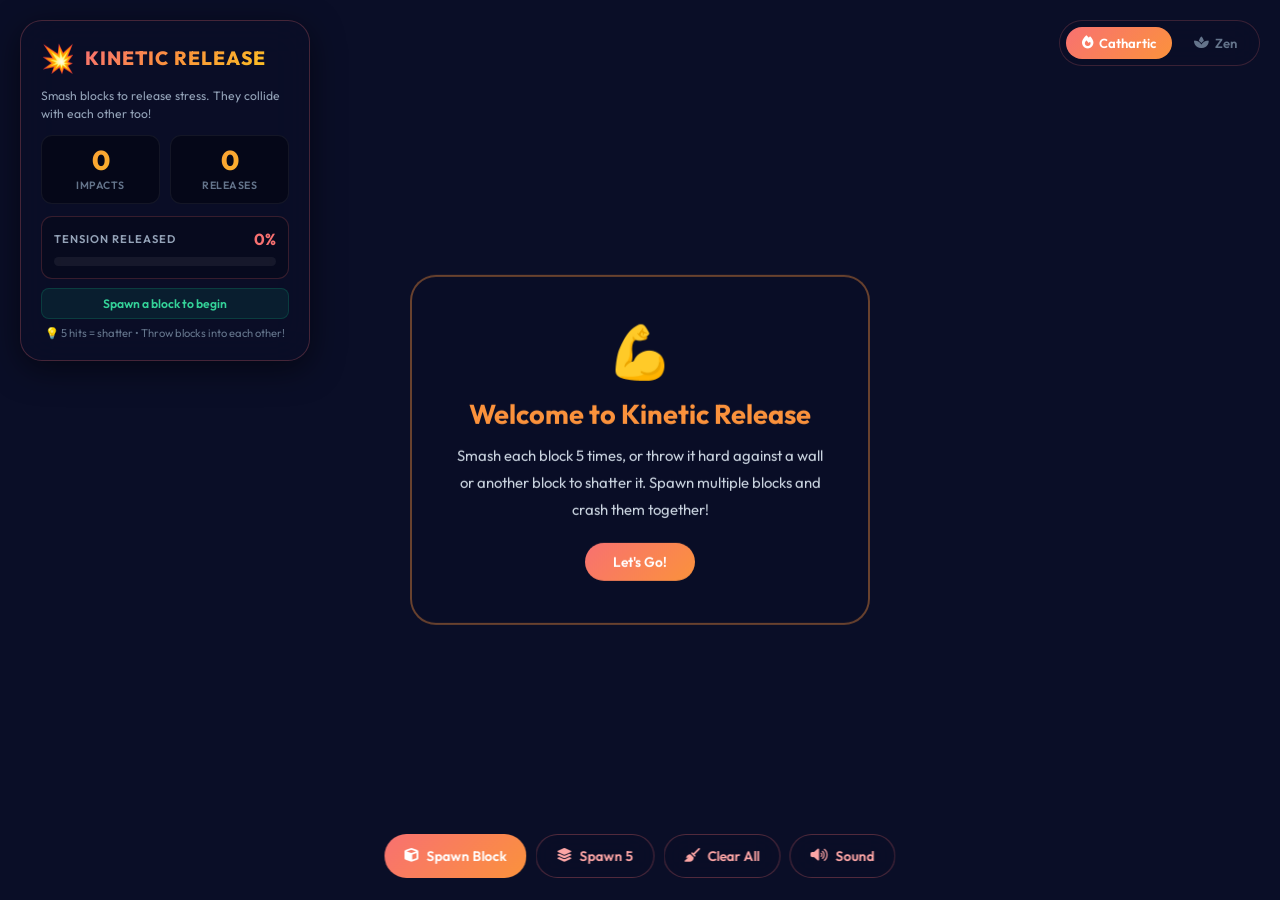
<file: templates/games/shatter.html>
<!DOCTYPE html>
<html lang="en">

<head>
    <meta charset="UTF-8">
    <meta name="viewport" content="width=device-width, initial-scale=1.0, maximum-scale=1.0, user-scalable=no">
    <title>Kinetic Release | Stress Relief</title>
    <link href="https://fonts.googleapis.com/css2?family=Outfit:wght@300;400;500;600;700;800&display=swap"
        rel="stylesheet">
    <link rel="stylesheet" href="https://cdnjs.cloudflare.com/ajax/libs/font-awesome/6.4.0/css/all.min.css">
    <style>
        * {
            margin: 0;
            padding: 0;
            box-sizing: border-box;
            -webkit-user-select: none;
            user-select: none;
            -webkit-tap-highlight-color: transparent;
        }

        html,
        body {
            width: 100%;
            height: 100%;
            overflow: hidden;
        }

        body {
            background: #0a0e27;
            font-family: 'Outfit', sans-serif;
            cursor: crosshair;
        }

        body.dragging {
            cursor: grabbing !important;
        }

        #gameCanvas {
            position: fixed;
            top: 0;
            left: 0;
            width: 100%;
            height: 100%;
            z-index: 1;
            touch-action: none;
        }

        .hud-container {
            position: fixed;
            top: 20px;
            left: 20px;
            background: rgba(10, 14, 39, .9);
            backdrop-filter: blur(20px);
            border-radius: 22px;
            padding: 20px;
            border: 1px solid rgba(248, 113, 113, .25);
            box-shadow: 0 8px 32px rgba(0, 0, 0, .5);
            z-index: 10;
            max-width: 290px;
        }

        .hud-header {
            display: flex;
            align-items: center;
            gap: 10px;
            margin-bottom: 12px;
        }

        .hud-icon {
            font-size: 1.7rem;
        }

        .hud-title {
            font-size: 1.2rem;
            font-weight: 800;
            background: linear-gradient(135deg, #f87171, #fb923c, #fbbf24);
            -webkit-background-clip: text;
            -webkit-text-fill-color: transparent;
            background-clip: text;
            text-transform: uppercase;
            letter-spacing: 1px;
        }

        .hud-subtitle {
            font-size: .76rem;
            color: #94a3b8;
            line-height: 1.5;
            margin-bottom: 12px;
        }

        .stats-row {
            display: grid;
            grid-template-columns: 1fr 1fr;
            gap: 10px;
            margin-bottom: 12px;
        }

        .stat-card {
            background: rgba(0, 0, 0, .35);
            padding: 11px;
            border-radius: 11px;
            border: 1px solid rgba(255, 255, 255, .06);
            text-align: center;
        }

        .stat-value {
            font-size: 1.7rem;
            font-weight: 800;
            background: linear-gradient(135deg, #fb923c, #fbbf24);
            -webkit-background-clip: text;
            -webkit-text-fill-color: transparent;
            background-clip: text;
            line-height: 1;
            margin-bottom: 3px;
        }

        .stat-label {
            font-size: .66rem;
            color: #64748b;
            text-transform: uppercase;
            letter-spacing: .5px;
            font-weight: 600;
        }

        .tension-section {
            background: rgba(0, 0, 0, .22);
            padding: 12px;
            border-radius: 11px;
            border: 1px solid rgba(248, 113, 113, .2);
        }

        .tension-header {
            display: flex;
            justify-content: space-between;
            align-items: center;
            margin-bottom: 8px;
        }

        .tension-label {
            font-size: .7rem;
            color: #94a3b8;
            text-transform: uppercase;
            letter-spacing: 1px;
            font-weight: 600;
        }

        .tension-pct {
            font-size: 1rem;
            font-weight: 700;
            color: #f87171;
        }

        .tension-bar {
            height: 9px;
            background: rgba(255, 255, 255, .06);
            border-radius: 9px;
            overflow: hidden;
        }

        .tension-fill {
            height: 100%;
            background: linear-gradient(90deg, #10b981, #fbbf24, #f87171);
            width: 0%;
            transition: width .4s ease;
            border-radius: 9px;
        }

        .release-msg {
            margin-top: 9px;
            padding: 7px;
            background: rgba(16, 185, 129, .1);
            border-radius: 8px;
            border: 1px solid rgba(16, 185, 129, .2);
            text-align: center;
        }

        .release-text {
            font-size: .76rem;
            color: #34d399;
            font-weight: 600;
        }

        .smash-hint {
            margin-top: 7px;
            text-align: center;
            font-size: .7rem;
            color: #64748b;
        }

        .control-panel {
            position: fixed;
            bottom: 22px;
            left: 50%;
            transform: translateX(-50%);
            display: flex;
            gap: 9px;
            z-index: 10;
            flex-wrap: wrap;
            justify-content: center;
            padding: 0 16px;
        }

        .control-btn {
            background: rgba(10, 14, 39, .9);
            backdrop-filter: blur(16px);
            border: 1.5px solid rgba(248, 113, 113, .3);
            color: #fca5a5;
            padding: 12px 20px;
            border-radius: 50px;
            font-size: .86rem;
            font-weight: 600;
            font-family: 'Outfit', sans-serif;
            cursor: pointer;
            transition: all .25s ease;
            display: flex;
            align-items: center;
            gap: 8px;
        }

        .control-btn:hover {
            background: rgba(239, 68, 68, .2);
            border-color: #ef4444;
            color: #fff;
            transform: translateY(-2px);
        }

        .control-btn.primary {
            background: linear-gradient(135deg, #f87171, #fb923c);
            border: none;
            color: #fff;
        }

        .control-btn.primary:hover {
            background: linear-gradient(135deg, #ef4444, #f97316);
            transform: translateY(-2px);
        }

        .mode-selector {
            position: fixed;
            top: 20px;
            right: 20px;
            background: rgba(10, 14, 39, .9);
            backdrop-filter: blur(16px);
            padding: 6px;
            border-radius: 50px;
            border: 1px solid rgba(248, 113, 113, .2);
            display: flex;
            gap: 6px;
            z-index: 10;
        }

        .mode-btn {
            background: transparent;
            border: none;
            color: #64748b;
            padding: 8px 16px;
            border-radius: 50px;
            font-size: .82rem;
            font-weight: 600;
            font-family: 'Outfit', sans-serif;
            cursor: pointer;
            transition: all .25s ease;
            display: flex;
            align-items: center;
            gap: 6px;
        }

        .mode-btn:hover {
            color: #94a3b8;
            background: rgba(255, 255, 255, .06);
        }

        .mode-btn.active {
            background: linear-gradient(135deg, #f87171, #fb923c);
            color: #fff;
        }

        .flash-overlay {
            position: fixed;
            inset: 0;
            background: radial-gradient(circle at var(--fx, 50%) var(--fy, 50%), rgba(251, 146, 60, .45) 0%, rgba(248, 113, 113, .18) 30%, transparent 60%);
            opacity: 0;
            pointer-events: none;
            transition: opacity .08s ease-out;
            z-index: 5;
        }

        .message-modal {
            position: fixed;
            top: 50%;
            left: 50%;
            transform: translate(-50%, -50%) scale(.8);
            background: rgba(10, 14, 39, .97);
            backdrop-filter: blur(28px);
            padding: 42px;
            border-radius: 26px;
            border: 2px solid rgba(251, 146, 60, .4);
            text-align: center;
            opacity: 0;
            pointer-events: none;
            transition: all .45s cubic-bezier(.34, 1.56, .64, 1);
            z-index: 100;
            max-width: 460px;
        }

        .message-modal.show {
            opacity: 1;
            transform: translate(-50%, -50%) scale(1);
            pointer-events: all;
        }

        .modal-icon {
            font-size: 3.2rem;
            margin-bottom: 14px;
            display: block;
        }

        .modal-title {
            font-size: 1.7rem;
            font-weight: 700;
            color: #fb923c;
            margin-bottom: 12px;
        }

        .modal-text {
            font-size: .93rem;
            color: #cbd5e1;
            line-height: 1.8;
            margin-bottom: 20px;
        }

        .modal-close {
            background: linear-gradient(135deg, #f87171, #fb923c);
            border: none;
            color: #fff;
            padding: 10px 28px;
            border-radius: 50px;
            font-size: .86rem;
            font-weight: 600;
            font-family: 'Outfit', sans-serif;
            cursor: pointer;
        }

        .achievement-toast {
            position: fixed;
            top: 100px;
            right: -380px;
            background: linear-gradient(135deg, rgba(10, 14, 39, .97), rgba(26, 11, 46, .97));
            backdrop-filter: blur(18px);
            padding: 16px 24px;
            border-radius: 18px;
            border: 1.5px solid rgba(251, 146, 60, .5);
            transition: right .55s cubic-bezier(.34, 1.56, .64, 1);
            z-index: 50;
            min-width: 270px;
        }

        .achievement-toast.show {
            right: 20px;
        }

        .toast-header {
            display: flex;
            align-items: center;
            gap: 10px;
            margin-bottom: 5px;
        }

        .toast-icon {
            font-size: 2rem;
        }

        .toast-title {
            font-size: 1.05rem;
            font-weight: 700;
            color: #fb923c;
        }

        .toast-desc {
            font-size: .8rem;
            color: #94a3b8;
            margin-left: 44px;
        }

        .combo-display {
            position: fixed;
            top: 35%;
            left: 50%;
            transform: translate(-50%, -50%) scale(0);
            font-size: 4rem;
            font-weight: 900;
            color: #fb923c;
            text-shadow: 0 0 40px rgba(251, 146, 60, 1), 0 4px 8px rgba(0, 0, 0, .8);
            opacity: 0;
            pointer-events: none;
            z-index: 30;
            transition: all .4s cubic-bezier(.34, 1.56, .64, 1);
        }

        .combo-display.show {
            opacity: 1;
            transform: translate(-50%, -50%) scale(1);
        }

        .instruction-tooltip {
            position: fixed;
            bottom: 120px;
            left: 50%;
            transform: translateX(-50%);
            background: rgba(10, 14, 39, .93);
            backdrop-filter: blur(14px);
            padding: 13px 24px;
            border-radius: 16px;
            border: 1.5px solid rgba(251, 146, 60, .3);
            color: #cbd5e1;
            font-size: .88rem;
            font-weight: 500;
            opacity: 0;
            pointer-events: none;
            transition: opacity .5s ease;
            z-index: 20;
        }

        .instruction-tooltip.show {
            opacity: 1;
        }

        @media (max-width:768px) {
            .hud-container {
                top: 8px;
                left: 8px;
                padding: 12px;
                max-width: 230px;
            }

            .mode-selector {
                top: 8px;
                right: 8px;
            }

            .control-panel {
                bottom: 8px;
            }

            .control-btn {
                padding: 10px 14px;
                font-size: .76rem;
            }
        }
    </style>
</head>

<body>
    <canvas id="gameCanvas"></canvas>
    <div class="flash-overlay" id="flashOverlay"></div>

    <div class="hud-container">
        <div class="hud-header">
            <div class="hud-icon">💥</div>
            <div class="hud-title">Kinetic Release</div>
        </div>
        <div class="hud-subtitle">Smash blocks to release stress. They collide with each other too!</div>
        <div class="stats-row">
            <div class="stat-card">
                <div class="stat-value" id="impactCounter">0</div>
                <div class="stat-label">Impacts</div>
            </div>
            <div class="stat-card">
                <div class="stat-value" id="shatterCounter">0</div>
                <div class="stat-label">Releases</div>
            </div>
        </div>
        <div class="tension-section">
            <div class="tension-header">
                <div class="tension-label">Tension Released</div>
                <div class="tension-pct"><span id="tensionPct">0</span>%</div>
            </div>
            <div class="tension-bar">
                <div class="tension-fill" id="tensionFill"></div>
            </div>
        </div>
        <div class="release-msg">
            <div class="release-text" id="releaseMsg">Spawn a block to begin</div>
        </div>
        <div class="smash-hint">💡 5 hits = shatter • Throw blocks into each other!</div>
    </div>

    <div class="mode-selector">
        <button class="mode-btn active" id="catharcticBtn"><i class="fas fa-fire"></i> Cathartic</button>
        <button class="mode-btn" id="zenBtn"><i class="fas fa-spa"></i> Zen</button>
    </div>

    <div class="control-panel">
        <button class="control-btn primary" id="spawnBtn"><i class="fas fa-cube"></i> Spawn Block</button>
        <button class="control-btn" id="spawn5Btn"><i class="fas fa-layer-group"></i> Spawn 5</button>
        <button class="control-btn" id="clearBtn"><i class="fas fa-broom"></i> Clear All</button>
        <button class="control-btn" id="soundBtn"><i class="fas fa-volume-high"></i> Sound</button>
    </div>

    <div class="message-modal" id="messageModal">
        <span class="modal-icon" id="modalIcon"></span>
        <div class="modal-title" id="modalTitle"></div>
        <div class="modal-text" id="modalText"></div>
        <button class="modal-close" onclick="closeModal()">Let's Go!</button>
    </div>

    <div class="achievement-toast" id="achievementToast">
        <div class="toast-header">
            <div class="toast-icon" id="toastIcon"></div>
            <div class="toast-title" id="toastTitle"></div>
        </div>
        <div class="toast-desc" id="toastDesc"></div>
    </div>

    <div class="combo-display" id="comboDisplay"></div>
    <div class="instruction-tooltip" id="instructionTooltip">💡 Drag & throw blocks • Smash into walls or each other!
    </div>

    <script>
        // ── Canvas ────────────────────────────────────────────────────────────
        const canvas = document.getElementById('gameCanvas');
        const ctx = canvas.getContext('2d', { alpha: false });
        let W = window.innerWidth, H = window.innerHeight;

        function resizeCanvas() {
            W = window.innerWidth; H = window.innerHeight;
            canvas.width = W; canvas.height = H;
        }
        resizeCanvas();
        window.addEventListener('resize', resizeCanvas);

        // ── Config ────────────────────────────────────────────────────────────
        const CFG = {
            friction: 0.97,
            bounce: 0.50,   // wall bounce coefficient
            bbBounce: 0.58,   // block-on-block bounce
            minVel: 2.5,    // min speed to register as a wall impact
            hitThresh: 8,      // min speed to deal wall damage (a real throw)
            tapDmg: 20,     // 5 taps × 20 = 100 → shatter
            throwDmg: 20,     // same per hard wall/block hit
            bbDmgThresh: 5,    // min relative speed for block-block damage
            flashMs: 80,
            colors: ['#f87171', '#fb923c', '#fbbf24', '#a78bfa', '#60a5fa', '#34d399'],
            cathartic: { gravity: 0.58, particles: 28 },
            zen: { gravity: 0.26, particles: 14 },
        };

        // ── State ─────────────────────────────────────────────────────────────
        const S = {
            blocks: [], particles: [], shards: [],
            impacts: 0, shatters: 0, tension: 0,
            mode: 'cathartic', sound: true,
            drag: null,
            mx: 0, my: 0, mpx: 0, mpy: 0,
            achievements: new Set(),
            combo: 0, lastShatter: 0,
        };

        // ── Audio ─────────────────────────────────────────────────────────────
        const AC = new (window.AudioContext || window.webkitAudioContext)();
        function resumeAC() { if (AC.state === 'suspended') AC.resume(); }

        function beep(f0, f1, dur, vol) {
            if (!S.sound) return;
            resumeAC();
            const t = AC.currentTime;
            const o = AC.createOscillator(), g = AC.createGain();
            o.frequency.setValueAtTime(f0, t);
            o.frequency.exponentialRampToValueAtTime(f1, t + dur);
            g.gain.setValueAtTime(vol, t);
            g.gain.exponentialRampToValueAtTime(0.001, t + dur + 0.04);
            o.connect(g).connect(AC.destination);
            o.start(t); o.stop(t + dur + 0.08);
        }

        function playImpact(sp) { beep(80, 25, 0.2, Math.min(sp * 0.02, 0.4)); }
        function playTap() { beep(260, 130, 0.1, 0.2); }
        function playBlockHit() { beep(180, 70, 0.15, 0.28); }

        function playShatter() {
            if (!S.sound) return;
            resumeAC();
            const t = AC.currentTime;
            const sz = AC.sampleRate * 0.28;
            const buf = AC.createBuffer(1, sz, AC.sampleRate);
            const d = buf.getChannelData(0);
            for (let i = 0; i < sz; i++) d[i] = (Math.random() * 2 - 1) * Math.exp(-i / sz * 3.5);
            const src = AC.createBufferSource(), gn = AC.createGain(), fl = AC.createBiquadFilter();
            src.buffer = buf; fl.type = 'highpass'; fl.frequency.value = 700;
            gn.gain.setValueAtTime(0.5, t); gn.gain.exponentialRampToValueAtTime(0.001, t + 0.28);
            src.connect(fl).connect(gn).connect(AC.destination);
            src.start(t);
        }

        // ── Block ─────────────────────────────────────────────────────────────
        class Block {
            constructor(x, y, size, color) {
                this.x = x; this.y = y;
                this.w = size; this.h = size;
                this.color = color;
                this.vx = (Math.random() - 0.5) * 3;
                this.vy = 0;
                this.rot = 0;
                this.avel = (Math.random() - 0.5) * 0.04;
                this.drag = false;
                this.hp = 100;
                this.cracks = [];
                this.dead = false;
                this.bbCool = 0;  // block-block cooldown (frames)
            }

            get cx() { return this.x + this.w * 0.5; }
            get cy() { return this.y + this.h * 0.5; }

            update() {
                if (this.dead) return;
                if (this.bbCool > 0) this.bbCool--;

                if (this.drag) {
                    const tx = S.mx - this.w * 0.5, ty = S.my - this.h * 0.5;
                    this.vx = (tx - this.x) * 0.22;
                    this.vy = (ty - this.y) * 0.22;
                    this.x += this.vx; this.y += this.vy;
                    return;
                }

                this.vy += CFG[S.mode].gravity;
                this.vx *= CFG.friction;
                this.x += this.vx; this.y += this.vy;
                this.rot += this.avel;
                this.avel *= 0.985;

                this.wallCollide();
            }

            wallCollide() {
                let speed = 0, pt = null;

                // Floor — use H (CSS pixels), NOT canvas.height
                if (this.y + this.h >= H) {
                    this.y = H - this.h;
                    speed = Math.abs(this.vy);
                    pt = { x: this.cx, y: H };
                    this.vy *= -CFG.bounce;
                    if (Math.abs(this.vy) < 2) this.vy = 0;
                    this.vx *= 0.80;
                    this.avel = this.vx * 0.025;
                }
                // Ceiling
                if (this.y <= 0) {
                    this.y = 0;
                    speed = Math.abs(this.vy);
                    pt = { x: this.cx, y: 0 };
                    this.vy *= -CFG.bounce;
                }
                // Right wall
                if (this.x + this.w >= W) {
                    this.x = W - this.w;
                    speed = Math.abs(this.vx);
                    pt = { x: W, y: this.cy };
                    this.vx *= -CFG.bounce;
                    this.avel = (Math.random() - 0.5) * 0.12;
                }
                // Left wall
                if (this.x <= 0) {
                    this.x = 0;
                    speed = Math.abs(this.vx);
                    pt = { x: 0, y: this.cy };
                    this.vx *= -CFG.bounce;
                    this.avel = (Math.random() - 0.5) * 0.12;
                }

                if (speed > CFG.minVel && pt) {
                    S.impacts++; updateUI();
                    playImpact(speed);
                    spawnParts(pt.x, pt.y, this.color, Math.min(Math.floor(speed * 1.4), 14));
                    if (speed > CFG.hitThresh) {
                        this.damage(CFG.throwDmg, pt);
                    }
                }
            }

            // AABB overlap
            overlaps(o) {
                return this.x < o.x + o.w && this.x + this.w > o.x &&
                    this.y < o.y + o.h && this.y + this.h > o.y;
            }

            resolveWith(o) {
                if (this.dead || o.dead) return;
                if (!this.overlaps(o)) return;
                if (this.bbCool > 0 || o.bbCool > 0) return;

                const ox = Math.min(this.x + this.w - o.x, o.x + o.w - this.x);
                const oy = Math.min(this.y + this.h - o.y, o.y + o.h - this.y);

                if (ox < oy) {
                    // Horizontal
                    const sign = this.cx < o.cx ? 1 : -1;
                    this.x -= sign * ox * 0.5;
                    o.x += sign * ox * 0.5;
                    const relV = Math.abs(this.vx - o.vx);
                    const tmp = this.vx;
                    this.vx = o.vx * CFG.bbBounce;
                    o.vx = tmp * CFG.bbBounce;
                    this.avel += (Math.random() - .5) * 0.1;
                    o.avel += (Math.random() - .5) * 0.1;
                    if (relV > CFG.bbDmgThresh) {
                        const pt = { x: (this.x + this.w + o.x) * 0.5, y: (this.cy + o.cy) * 0.5 };
                        this.damage(CFG.throwDmg, pt);
                        o.damage(CFG.throwDmg, pt);
                        playBlockHit();
                        spawnParts(pt.x, pt.y, this.color, 12);
                        spawnParts(pt.x, pt.y, o.color, 12);
                        flashScreen(pt.x, pt.y);
                    } else { playImpact(relV); }
                } else {
                    // Vertical
                    const sign = this.cy < o.cy ? 1 : -1;
                    this.y -= sign * oy * 0.5;
                    o.y += sign * oy * 0.5;
                    const relV = Math.abs(this.vy - o.vy);
                    const tmp = this.vy;
                    this.vy = o.vy * CFG.bbBounce;
                    o.vy = tmp * CFG.bbBounce;
                    if (relV > CFG.bbDmgThresh) {
                        const pt = { x: (this.cx + o.cx) * 0.5, y: (this.y + this.h + o.y) * 0.5 };
                        this.damage(CFG.throwDmg, pt);
                        o.damage(CFG.throwDmg, pt);
                        playBlockHit();
                        spawnParts(pt.x, pt.y, this.color, 12);
                        spawnParts(pt.x, pt.y, o.color, 12);
                        flashScreen(pt.x, pt.y);
                    } else { playImpact(relV); }
                }

                this.bbCool = 10;
                o.bbCool = 10;
            }

            damage(amount, pt) {
                if (this.dead) return;
                this.hp -= amount;
                // Crack stages: 80 / 60 / 40 / 20 hp
                const want = [80, 60, 40, 20].filter(t => this.hp <= t).length;
                while (this.cracks.length < want) {
                    this.cracks.push({
                        x1: .1 + Math.random() * .8, y1: .1 + Math.random() * .8,
                        x2: .1 + Math.random() * .8, y2: .1 + Math.random() * .8,
                    });
                }
                if (this.hp <= 0) this.shatter(pt);
            }

            tapDamage(pt) {
                if (this.dead) return;
                S.impacts++; updateUI();
                playTap();
                spawnParts(pt.x, pt.y, this.color, 10);
                this.vx += (Math.random() - .5) * 5;
                this.vy += (Math.random() - .5) * 4;
                this.avel += (Math.random() - .5) * 0.08;
                this.damage(CFG.tapDmg, pt);
            }

            shatter(pt) {
                if (this.dead) return;
                this.dead = true;
                S.shatters++;
                S.tension = Math.min(100, S.tension + 7);
                playShatter();
                flashScreen(pt ? pt.x : this.cx, pt ? pt.y : this.cy);
                const n = CFG[S.mode].particles;
                for (let i = 0; i < n; i++) S.shards.push(new Shard(this.cx, this.cy, this.color));
                explosion(this.cx, this.cy, this.color);
                updateUI(); checkAchievements(); checkCombo();
            }

            contains(px, py) {
                const dx = px - this.cx, dy = py - this.cy;
                const c = Math.cos(-this.rot), sn = Math.sin(-this.rot);
                const rx = dx * c - dy * sn, ry = dx * sn + dy * c;
                return Math.abs(rx) <= this.w / 2 && Math.abs(ry) <= this.h / 2;
            }

            draw() {
                if (this.dead) return;
                ctx.save();
                ctx.translate(this.cx, this.cy);
                ctx.rotate(this.rot);
                const hw = this.w / 2, hh = this.h / 2;

                // Dark body
                ctx.fillStyle = '#1a1a2e';
                ctx.fillRect(-hw, -hh, this.w, this.h);

                // Color fill — NO shadowBlur (causes glitching)
                ctx.globalAlpha = 0.42;
                ctx.fillStyle = this.color;
                ctx.fillRect(-hw, -hh, this.w, this.h);
                ctx.globalAlpha = 1;

                // Outer border
                ctx.strokeStyle = this.color;
                ctx.lineWidth = 3;
                ctx.strokeRect(-hw, -hh, this.w, this.h);

                // Inner highlight
                ctx.strokeStyle = this.color + '44';
                ctx.lineWidth = 1;
                ctx.strokeRect(-hw + 5, -hh + 5, this.w - 10, this.h - 10);

                // Cracks
                if (this.cracks.length) {
                    ctx.strokeStyle = this.color + 'BB';
                    ctx.lineWidth = 2;
                    for (const c of this.cracks) {
                        ctx.beginPath();
                        ctx.moveTo(c.x1 * this.w - hw, c.y1 * this.h - hh);
                        ctx.lineTo(c.x2 * this.w - hw, c.y2 * this.h - hh);
                        ctx.stroke();
                    }
                }

                // HP bar at bottom of block
                const hpF = Math.max(0, this.hp / 100);
                ctx.fillStyle = 'rgba(0,0,0,.55)';
                ctx.fillRect(-hw, hh - 7, this.w, 5);
                ctx.fillStyle = hpF > .6 ? '#10b981' : hpF > .3 ? '#fbbf24' : '#f87171';
                ctx.fillRect(-hw, hh - 7, this.w * hpF, 5);

                ctx.restore();
            }
        }

        // ── Shard ─────────────────────────────────────────────────────────────
        class Shard {
            constructor(x, y, color) {
                this.x = x; this.y = y; this.color = color;
                const a = Math.random() * Math.PI * 2, sp = Math.random() * 15 + 6;
                this.vx = Math.cos(a) * sp; this.vy = Math.sin(a) * sp;
                this.sz = Math.random() * 7 + 3;
                this.rot = Math.random() * Math.PI * 2;
                this.avel = (Math.random() - .5) * .28;
                this.life = 1;
            }
            update() {
                this.vy += CFG[S.mode].gravity * .5;
                this.vx *= .98; this.vy *= .98;
                this.x += this.vx; this.y += this.vy;
                this.rot += this.avel; this.life -= .014;
                if (this.y + this.sz > H) { this.y = H - this.sz; this.vy *= -.3; this.vx *= .8; }
            }
            draw() {
                ctx.save();
                ctx.globalAlpha = this.life;
                ctx.translate(this.x, this.y); ctx.rotate(this.rot);
                ctx.fillStyle = this.color;
                ctx.beginPath();
                ctx.moveTo(-this.sz / 2, -this.sz / 2); ctx.lineTo(this.sz / 2, -this.sz / 3);
                ctx.lineTo(this.sz / 3, this.sz / 2); ctx.lineTo(-this.sz / 3, this.sz / 3);
                ctx.closePath(); ctx.fill();
                ctx.restore();
            }
        }

        // ── Particles ─────────────────────────────────────────────────────────
        function spawnParts(x, y, color, n) {
            for (let i = 0; i < n; i++) {
                const a = Math.random() * Math.PI * 2, sp = Math.random() * 5 + 1;
                S.particles.push({ x, y, vx: Math.cos(a) * sp, vy: Math.sin(a) * sp, sz: Math.random() * 2.5 + 1, color, life: 1 });
            }
        }
        function explosion(x, y, color) {
            for (let i = 0; i < 38; i++) {
                const a = Math.random() * Math.PI * 2, sp = Math.random() * 13 + 4;
                S.particles.push({ x, y, vx: Math.cos(a) * sp, vy: Math.sin(a) * sp, sz: Math.random() * 4.5 + 1.5, color, life: 1 });
            }
        }
        function drawParticles() {
            for (let i = S.particles.length - 1; i >= 0; i--) {
                const p = S.particles[i];
                p.vy += .18; p.x += p.vx; p.y += p.vy;
                p.vx *= .97; p.vy *= .97; p.life -= .023;
                if (p.life <= 0) { S.particles.splice(i, 1); continue; }
                ctx.globalAlpha = p.life;
                ctx.fillStyle = p.color;
                ctx.beginPath(); ctx.arc(p.x, p.y, p.sz, 0, Math.PI * 2); ctx.fill();
            }
            ctx.globalAlpha = 1;
        }

        // ── Visual FX ─────────────────────────────────────────────────────────
        function flashScreen(x, y) {
            const f = document.getElementById('flashOverlay');
            f.style.setProperty('--fx', (x / W * 100) + '%');
            f.style.setProperty('--fy', (y / H * 100) + '%');
            f.style.opacity = '.72';
            clearTimeout(flashScreen._t);
            flashScreen._t = setTimeout(() => f.style.opacity = '0', CFG.flashMs);
        }

        // ── UI ────────────────────────────────────────────────────────────────
        function updateUI() {
            document.getElementById('impactCounter').textContent = S.impacts;
            document.getElementById('shatterCounter').textContent = S.shatters;
            const pct = Math.min(100, Math.round(S.tension));
            document.getElementById('tensionPct').textContent = pct;
            document.getElementById('tensionFill').style.width = pct + '%';
            const msgs = ['Spawn a block to begin', 'Starting to release...', 'Finding your rhythm...', 'Building momentum...', 'Significant release!', 'Deep catharsis!', 'Almost complete...', 'Full release achieved!'];
            document.getElementById('releaseMsg').textContent = msgs[Math.min(Math.floor(pct / 12.5), msgs.length - 1)];
            if (pct >= 100 && !S.achievements.has('complete')) {
                S.achievements.add('complete');
                showModal('✨', 'Full Release Achieved', 'You\'ve discharged a full cycle of tension. Take a breath and notice the calm.');
            }
        }

        function checkAchievements() {
            if (S.shatters === 1) showToast('🎯', 'First Impact', 'Your journey of release begins');
            if (S.shatters === 10) showToast('💥', 'Building Momentum', '10 blocks shattered!');
            if (S.shatters === 25) showToast('⚡', 'Cathartic Master', '25 releases — you\'re in the zone!');
        }

        function checkCombo() {
            const now = Date.now();
            S.combo = now - S.lastShatter < 1200 ? S.combo + 1 : 1;
            S.lastShatter = now;
            if (S.combo >= 3) {
                const el = document.getElementById('comboDisplay');
                el.textContent = S.combo + '× COMBO!';
                el.classList.add('show');
                clearTimeout(checkCombo._t);
                checkCombo._t = setTimeout(() => el.classList.remove('show'), 900);
            }
        }

        function showModal(icon, title, text) {
            document.getElementById('modalIcon').textContent = icon;
            document.getElementById('modalTitle').textContent = title;
            document.getElementById('modalText').textContent = text;
            document.getElementById('messageModal').classList.add('show');
        }
        function closeModal() { document.getElementById('messageModal').classList.remove('show'); }

        function showToast(icon, title, desc) {
            document.getElementById('toastIcon').textContent = icon;
            document.getElementById('toastTitle').textContent = title;
            document.getElementById('toastDesc').textContent = desc;
            const t = document.getElementById('achievementToast');
            t.classList.add('show');
            clearTimeout(showToast._t);
            showToast._t = setTimeout(() => t.classList.remove('show'), 3200);
        }

        // ── Spawn ─────────────────────────────────────────────────────────────
        function spawnBlock() {
            const sz = 60 + Math.random() * 60;
            const color = CFG.colors[Math.floor(Math.random() * CFG.colors.length)];
            const x = sz * 0.5 + Math.random() * (W - sz);
            S.blocks.push(new Block(x, -sz, sz, color));
        }
        function spawnMultiple() { for (let i = 0; i < 5; i++) setTimeout(spawnBlock, i * 110); }
        function clearAll() {
            S.blocks.forEach(b => { if (!b.dead) b.shatter(null); });
            S.blocks = [];
        }

        // ── Input ─────────────────────────────────────────────────────────────
        function getPos(e) {
            const r = canvas.getBoundingClientRect();
            const s = e.touches ? e.touches[0] : e;
            return { x: s.clientX - r.left, y: s.clientY - r.top };
        }

        const INP = { down: false, pt: null, t: 0, tapB: null };

        canvas.addEventListener('pointerdown', e => {
            e.preventDefault();
            const p = getPos(e);
            INP.down = true; INP.pt = p; INP.t = performance.now(); INP.tapB = null;
            S.mpx = S.mx = p.x; S.mpy = S.my = p.y;

            for (let i = S.blocks.length - 1; i >= 0; i--) {
                const b = S.blocks[i];
                if (!b.dead && b.contains(p.x, p.y)) {
                    INP.tapB = b; S.drag = b; b.drag = true;
                    S.blocks.splice(i, 1); S.blocks.push(b);
                    document.body.classList.add('dragging');
                    break;
                }
            }
        }, { passive: false });

        canvas.addEventListener('pointermove', e => {
            e.preventDefault();
            const p = getPos(e);
            S.mpx = S.mx; S.mpy = S.my;
            S.mx = p.x; S.my = p.y;
            if (INP.tapB && INP.pt) {
                if (Math.hypot(p.x - INP.pt.x, p.y - INP.pt.y) > 12) INP.tapB = null;
            }
        }, { passive: false });

        function onUp(e) {
            e.preventDefault();
            const p = getPos(e);
            const dt = performance.now() - INP.t;
            const dx = INP.pt ? p.x - INP.pt.x : 0;
            const dy = INP.pt ? p.y - INP.pt.y : 0;
            const tap = dt < 230 && Math.hypot(dx, dy) < 12;

            if (tap && INP.tapB && !INP.tapB.dead) INP.tapB.tapDamage(p);

            if (S.drag) {
                S.drag.vx = (S.mx - S.mpx) * 2.8;
                S.drag.vy = (S.my - S.mpy) * 2.8;
                S.drag.drag = false; S.drag = null;
            }
            INP.down = false; INP.tapB = null;
            document.body.classList.remove('dragging');
        }
        canvas.addEventListener('pointerup', onUp, { passive: false });
        canvas.addEventListener('pointercancel', onUp, { passive: false });

        // ── Buttons ───────────────────────────────────────────────────────────
        document.getElementById('spawnBtn').addEventListener('click', spawnBlock);
        document.getElementById('spawn5Btn').addEventListener('click', spawnMultiple);
        document.getElementById('clearBtn').addEventListener('click', clearAll);
        document.getElementById('soundBtn').addEventListener('click', e => {
            S.sound = !S.sound;
            e.currentTarget.querySelector('i').className = S.sound ? 'fas fa-volume-high' : 'fas fa-volume-xmark';
        });
        document.getElementById('catharcticBtn').addEventListener('click', () => {
            S.mode = 'cathartic';
            document.getElementById('catharcticBtn').classList.add('active');
            document.getElementById('zenBtn').classList.remove('active');
        });
        document.getElementById('zenBtn').addEventListener('click', () => {
            S.mode = 'zen';
            document.getElementById('zenBtn').classList.add('active');
            document.getElementById('catharcticBtn').classList.remove('active');
        });

        // ── Game loop ─────────────────────────────────────────────────────────
        let raf;
        function loop() {
            // Dark background fill (alpha:false = no transparency, much faster)
            ctx.fillStyle = '#0a0e27';
            ctx.fillRect(0, 0, W, H);

            // Update physics
            for (const b of S.blocks) b.update();

            // Block-block collisions
            for (let i = 0; i < S.blocks.length; i++)
                for (let j = i + 1; j < S.blocks.length; j++)
                    S.blocks[i].resolveWith(S.blocks[j]);

            // Draw blocks
            for (const b of S.blocks) b.draw();

            // Shards
            for (let i = S.shards.length - 1; i >= 0; i--) {
                const sh = S.shards[i];
                sh.update(); sh.draw();
                if (sh.life <= 0) S.shards.splice(i, 1);
            }

            // Particles
            drawParticles();

            // Remove dead blocks
            S.blocks = S.blocks.filter(b => !b.dead);

            // Tension decay
            if (S.tension > 0) { S.tension = Math.max(0, S.tension - 0.07); updateUI(); }

            raf = requestAnimationFrame(loop);
        }

        // ── Init ──────────────────────────────────────────────────────────────
        function init() {
            setTimeout(() => showModal('💪', 'Welcome to Kinetic Release',
                'Smash each block 5 times, or throw it hard against a wall or another block to shatter it. Spawn multiple blocks and crash them together!'), 600);
            const tip = document.getElementById('instructionTooltip');
            setTimeout(() => {
                tip.classList.add('show');
                setTimeout(() => tip.classList.remove('show'), 5500);
            }, 5500);
            if (raf) cancelAnimationFrame(raf);
            raf = requestAnimationFrame(loop);
        }

        window.addEventListener('load', init);
    </script>
</body>

</html>
</file>
